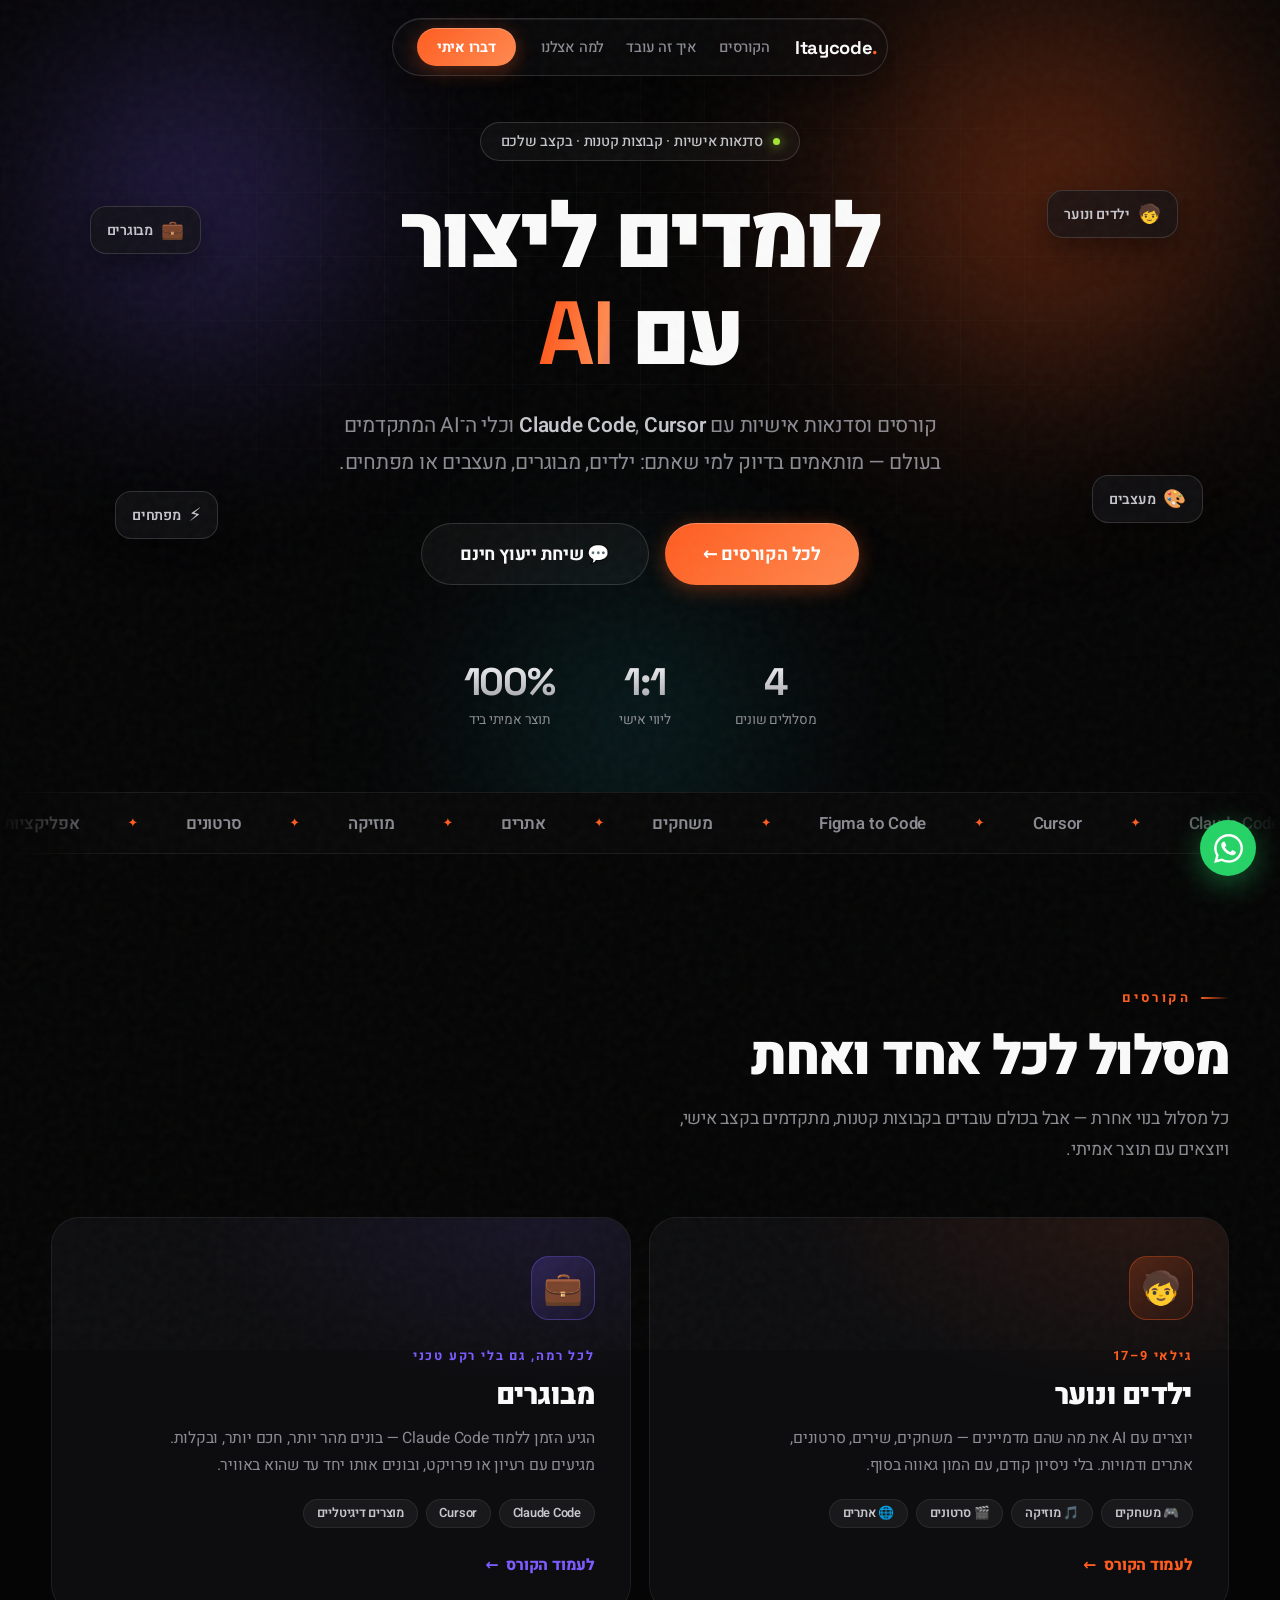
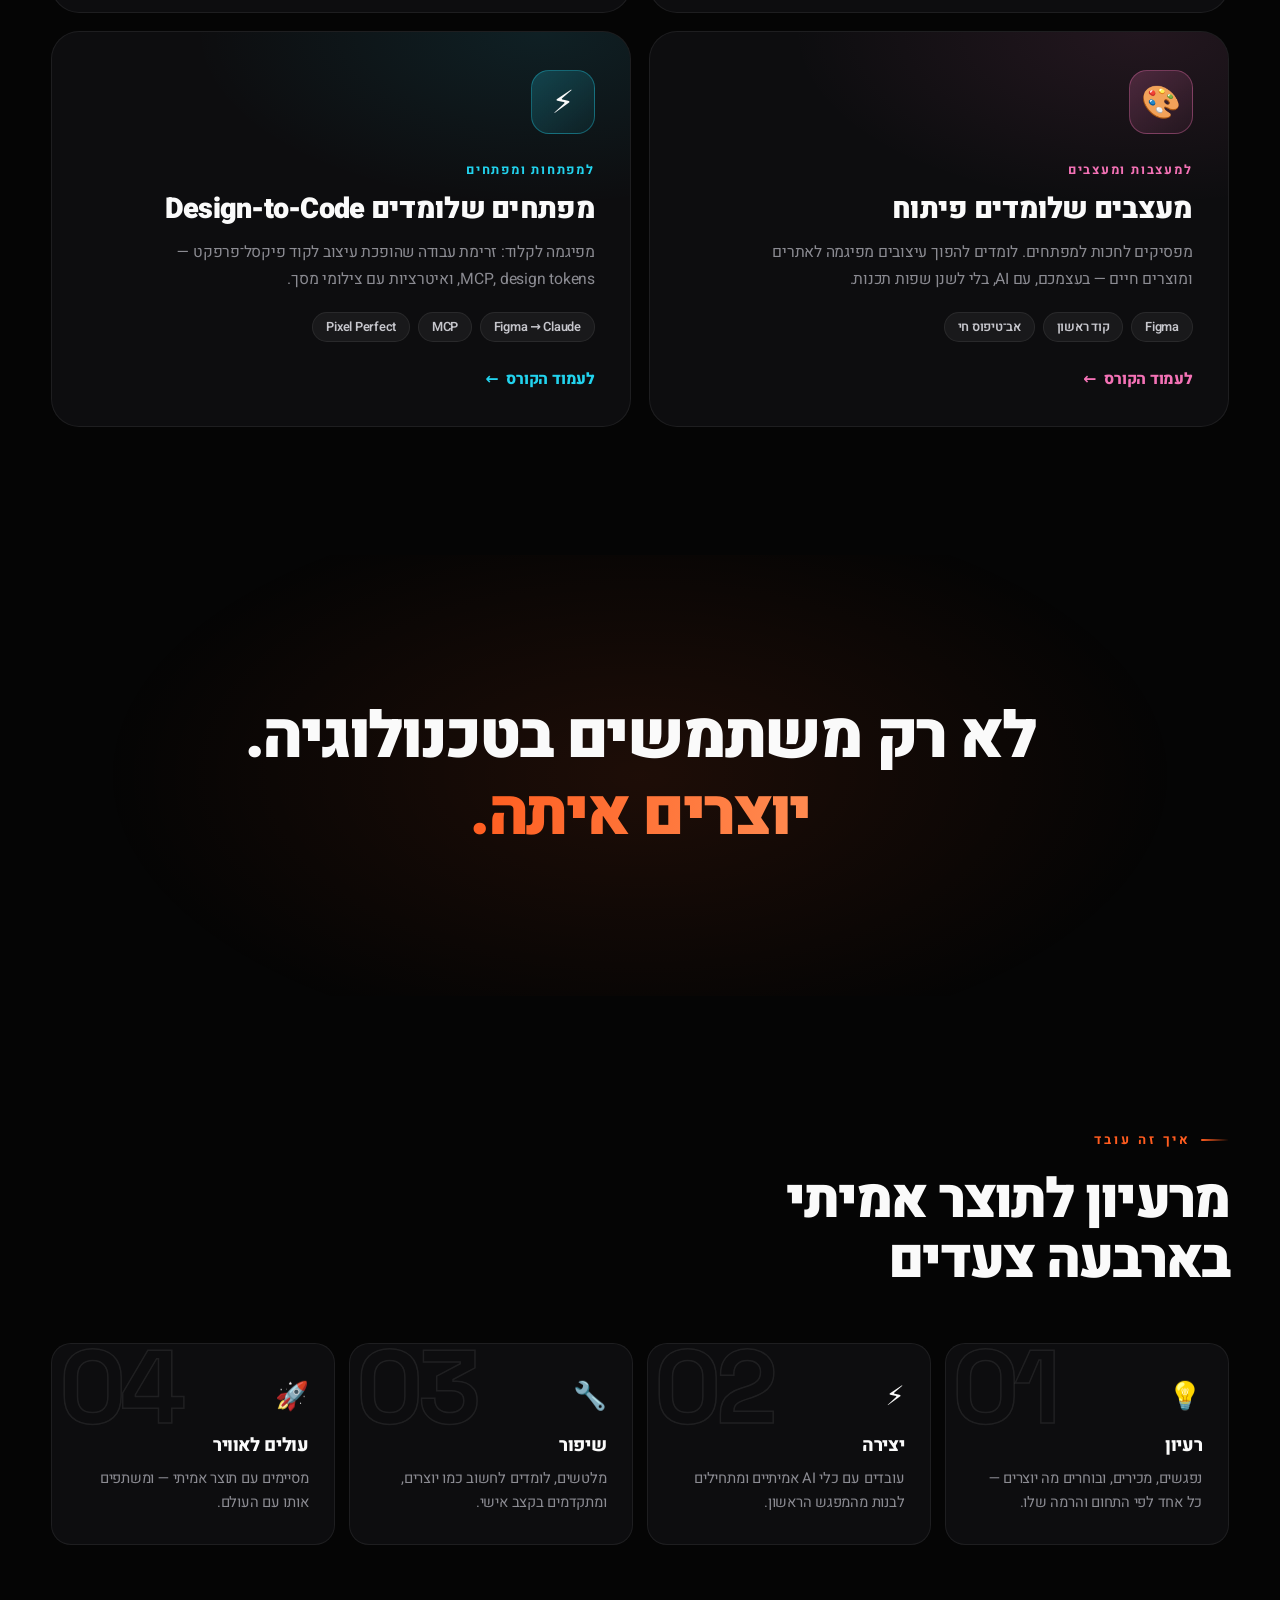
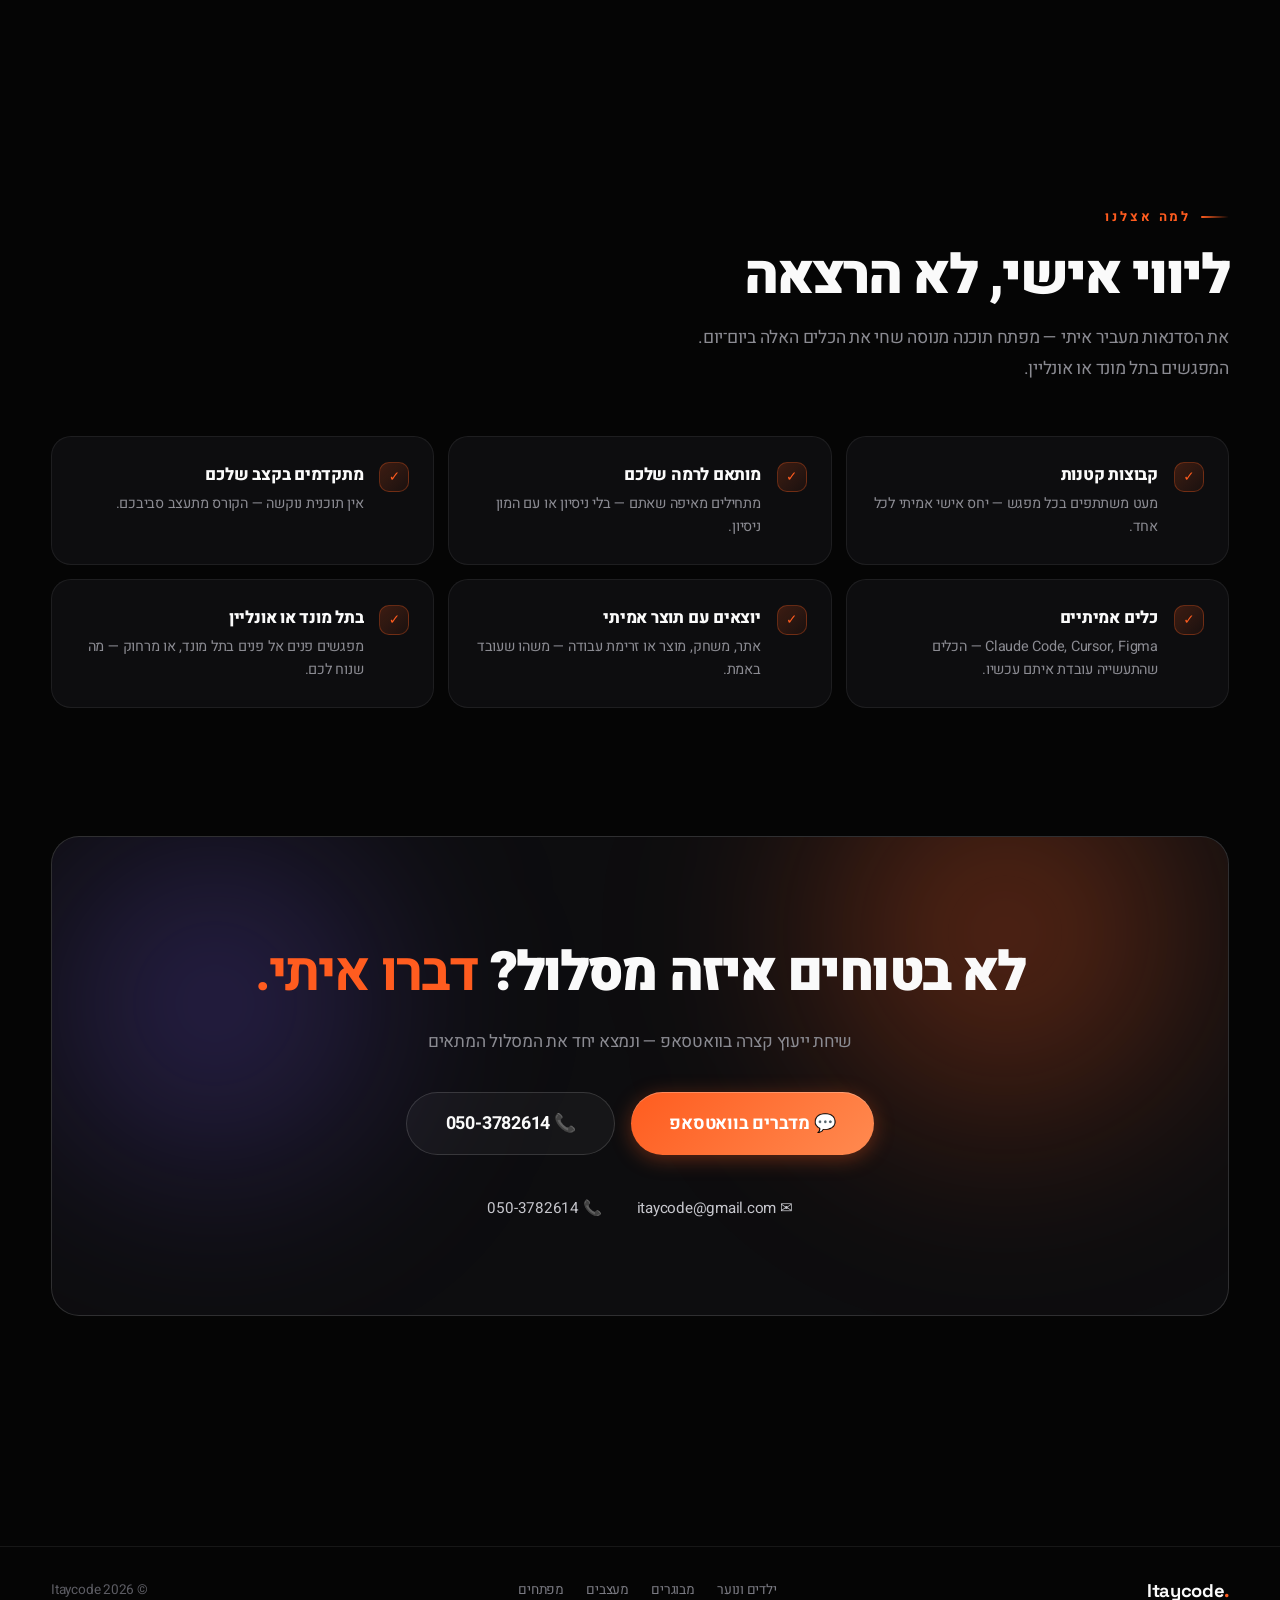
<file: index.html>
<!DOCTYPE html>
<html lang="he" dir="rtl">
<head>
<meta charset="UTF-8">
<meta name="viewport" content="width=device-width, initial-scale=1.0">
<title>Itaycode · לומדים ליצור עם AI</title>
<meta name="description" content="סדנאות וקורסים אישיים ליצירה עם AI — לילדים ונוער, למבוגרים, למעצבים שרוצים ללמוד פיתוח ולמפתחים שרוצים ללמוד Design-to-Code. קבוצות קטנות, ליווי אישי.">
<meta name="theme-color" content="#050505">
<meta property="og:type" content="website">
<meta property="og:title" content="Itaycode · לומדים ליצור עם AI">
<meta property="og:description" content="סדנאות אישיות ליצירה עם AI — לילדים, למבוגרים, למעצבים ולמפתחים. קבוצות קטנות, ליווי אישי, תוצר אמיתי.">
<meta property="og:locale" content="he_IL">
<meta name="twitter:card" content="summary">
<link rel="icon" href="data:image/svg+xml,%3Csvg xmlns='http://www.w3.org/2000/svg' viewBox='0 0 100 100'%3E%3Crect width='100' height='100' rx='22' fill='%23050505'/%3E%3Ctext x='50' y='72' font-size='62' text-anchor='middle' font-family='Arial' font-weight='900' fill='%23ff5c1f'%3EI.%3C/text%3E%3C/svg%3E">
<link rel="preconnect" href="https://fonts.googleapis.com">
<link rel="preconnect" href="https://fonts.gstatic.com" crossorigin>
<link href="https://fonts.googleapis.com/css2?family=Heebo:wght@300;400;500;600;700;800;900&family=Space+Grotesk:wght@500;700&display=swap" rel="stylesheet">
<link rel="stylesheet" href="assets/style.css">
</head>
<body>

<nav>
  <div class="nav-inner">
    <a class="logo" href="/">Itaycode<b>.</b></a>
    <div class="nav-links">
      <a href="#courses">הקורסים</a>
      <a href="#how">איך זה עובד</a>
      <a href="#why">למה אצלנו</a>
    </div>
    <a class="btn sm" href="#contact">דברו איתי</a>
  </div>
</nav>

<!-- ═══════════ HERO ═══════════ -->
<header class="hero short" id="top">
  <div class="mesh" aria-hidden="true"><i></i><i></i><i></i></div>
  <div class="hero-grid" aria-hidden="true"></div>

  <div class="chips" aria-hidden="true">
    <div class="chip" style="top:24%;inset-inline-start:8%;--tilt:3deg;animation-delay:.8s"><span>🧒</span> ילדים ונוער</div>
    <div class="chip" style="top:60%;inset-inline-start:6%;--tilt:-2deg;animation-delay:1.5s"><span>🎨</span> מעצבים</div>
    <div class="chip" style="top:26%;inset-inline-end:7%;--tilt:-3deg;animation-delay:1.1s"><span>💼</span> מבוגרים</div>
    <div class="chip" style="top:62%;inset-inline-end:9%;--tilt:2deg;animation-delay:1.9s"><span>⚡</span> מפתחים</div>
  </div>

  <div class="inner">
    <div class="pill"><span class="dot"></span> סדנאות אישיות · קבוצות קטנות · בקצב שלכם</div>
    <h1>לומדים ליצור<br>עם <span class="fx en">AI</span></h1>
    <p class="sub">קורסים וסדנאות אישיות עם <b>Claude Code</b>, <b>Cursor</b> וכלי ה־AI המתקדמים בעולם — מותאמים בדיוק למי שאתם: ילדים, מבוגרים, מעצבים או מפתחים.</p>
    <div class="hero-ctas">
      <a class="btn xl" href="#courses">לכל הקורסים ←</a>
      <a class="btn ghost xl" href="https://wa.me/972503782614?text=%D7%94%D7%99%D7%99%20%D7%90%D7%99%D7%AA%D7%99%2C%20%D7%90%D7%A9%D7%9E%D7%97%20%D7%9C%D7%A9%D7%9E%D7%95%D7%A2%20%D7%A2%D7%9C%20%D7%94%D7%A7%D7%95%D7%A8%D7%A1%D7%99%D7%9D" target="_blank" rel="noopener">💬 שיחת ייעוץ חינם</a>
    </div>
    <div class="stats">
      <div class="stat"><div class="num en">4</div><div class="lbl">מסלולים שונים</div></div>
      <div class="stat"><div class="num en">1:1</div><div class="lbl">ליווי אישי</div></div>
      <div class="stat"><div class="num en">100%</div><div class="lbl">תוצר אמיתי ביד</div></div>
    </div>
  </div>
</header>

<div class="marquee" aria-hidden="true">
  <div class="track">
    <span>Claude Code</span><span>Cursor</span><span>Figma to Code</span><span>משחקים</span><span>אתרים</span><span>מוזיקה</span><span>סרטונים</span><span>אפליקציות</span><span>עיצוב</span>
    <span>Claude Code</span><span>Cursor</span><span>Figma to Code</span><span>משחקים</span><span>אתרים</span><span>מוזיקה</span><span>סרטונים</span><span>אפליקציות</span><span>עיצוב</span>
  </div>
</div>

<!-- ═══════════ COURSES ═══════════ -->
<section id="courses">
  <div class="wrap">
    <div class="rv"><span class="eyebrow">הקורסים</span>
      <h2 class="title">מסלול לכל אחד ואחת</h2>
      <p class="lead">כל מסלול בנוי אחרת — אבל בכולם עובדים בקבוצות קטנות, מתקדמים בקצב אישי, ויוצאים עם תוצר אמיתי.</p>
    </div>
    <div class="courses">
      <a class="course rv" href="/kids" style="--cacc:#ff5c1f;--cacc-rgb:255,92,31">
        <div class="cglow"></div>
        <div class="cemoji">🧒</div>
        <div class="aud">גילאי 9–17</div>
        <h3>ילדים ונוער</h3>
        <p>יוצרים עם AI את מה שהם מדמיינים — משחקים, שירים, סרטונים, אתרים ודמויות. בלי ניסיון קודם, עם המון גאווה בסוף.</p>
        <div class="tags"><span>🎮 משחקים</span><span>🎵 מוזיקה</span><span>🎬 סרטונים</span><span>🌐 אתרים</span></div>
        <div class="go">לעמוד הקורס <i>←</i></div>
      </a>
      <a class="course rv d1" href="/adults" style="--cacc:#7c5cff;--cacc-rgb:124,92,255">
        <div class="cglow"></div>
        <div class="cemoji">💼</div>
        <div class="aud">לכל רמה, גם בלי רקע טכני</div>
        <h3>מבוגרים</h3>
        <p>הגיע הזמן ללמוד Claude Code — בונים מהר יותר, חכם יותר, ובקלות. מגיעים עם רעיון או פרויקט, ובונים אותו יחד עד שהוא באוויר.</p>
        <div class="tags"><span>Claude Code</span><span>Cursor</span><span>מוצרים דיגיטליים</span></div>
        <div class="go">לעמוד הקורס <i>←</i></div>
      </a>
      <a class="course rv d2" href="/designers" style="--cacc:#f472b6;--cacc-rgb:244,114,182">
        <div class="cglow"></div>
        <div class="cemoji">🎨</div>
        <div class="aud">למעצבות ומעצבים</div>
        <h3>מעצבים שלומדים פיתוח</h3>
        <p>מפסיקים לחכות למפתחים. לומדים להפוך עיצובים מפיגמה לאתרים ומוצרים חיים — בעצמכם, עם AI, בלי לשנן שפות תכנות.</p>
        <div class="tags"><span>Figma</span><span>קוד ראשון</span><span>אב־טיפוס חי</span></div>
        <div class="go">לעמוד הקורס <i>←</i></div>
      </a>
      <a class="course rv d3" href="/developers" style="--cacc:#22d3ee;--cacc-rgb:34,211,238">
        <div class="cglow"></div>
        <div class="cemoji">⚡</div>
        <div class="aud">למפתחות ומפתחים</div>
        <h3>מפתחים שלומדים Design-to-Code</h3>
        <p>מפיגמה לקלוד: זרימת עבודה שהופכת עיצוב לקוד פיקסל־פרפקט — MCP, design tokens, ואיטרציות עם צילומי מסך.</p>
        <div class="tags"><span>Figma → Claude</span><span>MCP</span><span>Pixel Perfect</span></div>
        <div class="go">לעמוד הקורס <i>←</i></div>
      </a>
    </div>
  </div>
</section>

<!-- ═══════════ STATEMENT ═══════════ -->
<div class="statement">
  <h2 class="rv">לא רק משתמשים בטכנולוגיה.<br><span class="shine">יוצרים איתה.</span></h2>
</div>

<!-- ═══════════ HOW ═══════════ -->
<section id="how">
  <div class="wrap">
    <div class="rv"><span class="eyebrow">איך זה עובד</span>
      <h2 class="title">מרעיון לתוצר אמיתי<br>בארבעה צעדים</h2>
    </div>
    <div class="steps">
      <div class="step rv"><div class="ic">💡</div><h3>רעיון</h3><p>נפגשים, מכירים, ובוחרים מה יוצרים — כל אחד לפי התחום והרמה שלו.</p></div>
      <div class="step rv d1"><div class="ic">⚡</div><h3>יצירה</h3><p>עובדים עם כלי AI אמיתיים ומתחילים לבנות מהמפגש הראשון.</p></div>
      <div class="step rv d2"><div class="ic">🔧</div><h3>שיפור</h3><p>מלטשים, לומדים לחשוב כמו יוצרים, ומתקדמים בקצב אישי.</p></div>
      <div class="step rv d3"><div class="ic">🚀</div><h3>עולים לאוויר</h3><p>מסיימים עם תוצר אמיתי — ומשתפים אותו עם העולם.</p></div>
    </div>
  </div>
</section>

<!-- ═══════════ WHY ═══════════ -->
<section id="why">
  <div class="wrap">
    <div class="rv"><span class="eyebrow">למה אצלנו</span>
      <h2 class="title">ליווי אישי, לא הרצאה</h2>
      <p class="lead">את הסדנאות מעביר איתי — מפתח תוכנה מנוסה שחי את הכלים האלה ביום־יום. המפגשים בתל מונד או אונליין.</p>
    </div>
    <div class="feats">
      <div class="feat rv"><div class="ck">✓</div><div><h3>קבוצות קטנות</h3><p>מעט משתתפים בכל מפגש — יחס אישי אמיתי לכל אחד.</p></div></div>
      <div class="feat rv d1"><div class="ck">✓</div><div><h3>מותאם לרמה שלכם</h3><p>מתחילים מאיפה שאתם — בלי ניסיון או עם המון ניסיון.</p></div></div>
      <div class="feat rv d2"><div class="ck">✓</div><div><h3>מתקדמים בקצב שלכם</h3><p>אין תוכנית נוקשה — הקורס מתעצב סביבכם.</p></div></div>
      <div class="feat rv d3"><div class="ck">✓</div><div><h3>כלים אמיתיים</h3><p>Claude Code, Cursor, Figma — הכלים שהתעשייה עובדת איתם עכשיו.</p></div></div>
      <div class="feat rv d4"><div class="ck">✓</div><div><h3>יוצאים עם תוצר אמיתי</h3><p>אתר, משחק, מוצר או זרימת עבודה — משהו שעובד באמת.</p></div></div>
      <div class="feat rv d5"><div class="ck">✓</div><div><h3>בתל מונד או אונליין</h3><p>מפגשים פנים אל פנים בתל מונד, או מרחוק — מה שנוח לכם.</p></div></div>
    </div>
  </div>
</section>

<!-- ═══════════ CTA ═══════════ -->
<section id="contact" style="padding-top:0">
  <div class="cta rv">
    <div class="mesh" aria-hidden="true"><i></i><i></i></div>
    <div class="inner">
      <h2>לא בטוחים איזה מסלול? <b>דברו איתי.</b></h2>
      <p>שיחת ייעוץ קצרה בוואטסאפ — ונמצא יחד את המסלול המתאים</p>
      <div class="cta-btns">
        <a class="btn xl" href="https://wa.me/972503782614?text=%D7%94%D7%99%D7%99%20%D7%90%D7%99%D7%AA%D7%99%2C%20%D7%90%D7%A9%D7%9E%D7%97%20%D7%9C%D7%A9%D7%9E%D7%95%D7%A2%20%D7%A2%D7%9C%20%D7%94%D7%A7%D7%95%D7%A8%D7%A1%D7%99%D7%9D" target="_blank" rel="noopener">💬 מדברים בוואטסאפ</a>
        <a class="btn ghost xl" href="tel:+972503782614">📞 050-3782614</a>
      </div>
      <div class="cta-meta">
        <a href="mailto:itaycode@gmail.com">✉️ itaycode@gmail.com</a>
        <a href="tel:+972503782614">📞 050-3782614</a>
      </div>
    </div>
  </div>
</section>

<footer>
  <a class="logo" href="/">Itaycode<b>.</b></a>
  <div class="flinks">
    <a href="/kids">ילדים ונוער</a>
    <a href="/adults">מבוגרים</a>
    <a href="/designers">מעצבים</a>
    <a href="/developers">מפתחים</a>
  </div>
  <div>© 2026 Itaycode</div>
</footer>

<a class="wa" href="https://wa.me/972503782614" target="_blank" rel="noopener" aria-label="WhatsApp">
  <svg viewBox="0 0 24 24" fill="currentColor"><path d="M17.472 14.382c-.297-.149-1.758-.867-2.03-.967-.273-.099-.471-.148-.67.15-.197.297-.767.966-.94 1.164-.173.199-.347.223-.644.075-.297-.15-1.255-.463-2.39-1.475-.883-.788-1.48-1.761-1.653-2.059-.173-.297-.018-.458.13-.606.134-.133.297-.347.446-.52.149-.174.198-.298.297-.497.1-.198.05-.371-.025-.52-.074-.149-.669-1.612-.916-2.207-.242-.579-.487-.5-.669-.51-.173-.008-.371-.01-.57-.01-.198 0-.52.074-.792.372-.272.297-1.04 1.016-1.04 2.479 0 1.462 1.065 2.875 1.213 3.074.149.198 2.096 3.2 5.077 4.487.709.306 1.262.489 1.694.625.712.227 1.36.195 1.871.118.571-.085 1.758-.719 2.006-1.413.248-.694.248-1.289.173-1.413-.074-.124-.272-.198-.57-.347m-5.421 7.403h-.004a9.87 9.87 0 01-5.031-1.378l-.361-.214-3.741.982.998-3.648-.235-.374a9.86 9.86 0 01-1.51-5.26c.001-5.45 4.436-9.884 9.888-9.884 2.64 0 5.122 1.03 6.988 2.898a9.825 9.825 0 012.893 6.994c-.003 5.45-4.437 9.884-9.885 9.884m8.413-18.297A11.815 11.815 0 0012.05 0C5.495 0 .16 5.335.157 11.892c0 2.096.547 4.142 1.588 5.945L.057 24l6.305-1.654a11.882 11.882 0 005.683 1.448h.005c6.554 0 11.89-5.335 11.893-11.893a11.821 11.821 0 00-3.48-8.413z"/></svg>
</a>

<script>
const io = new IntersectionObserver(es => es.forEach(e => {
  if (e.isIntersecting) { e.target.classList.add("in"); io.unobserve(e.target); }
}), { threshold: .1 });
document.querySelectorAll(".rv").forEach(el => io.observe(el));
</script>
</body>
</html>
</file>
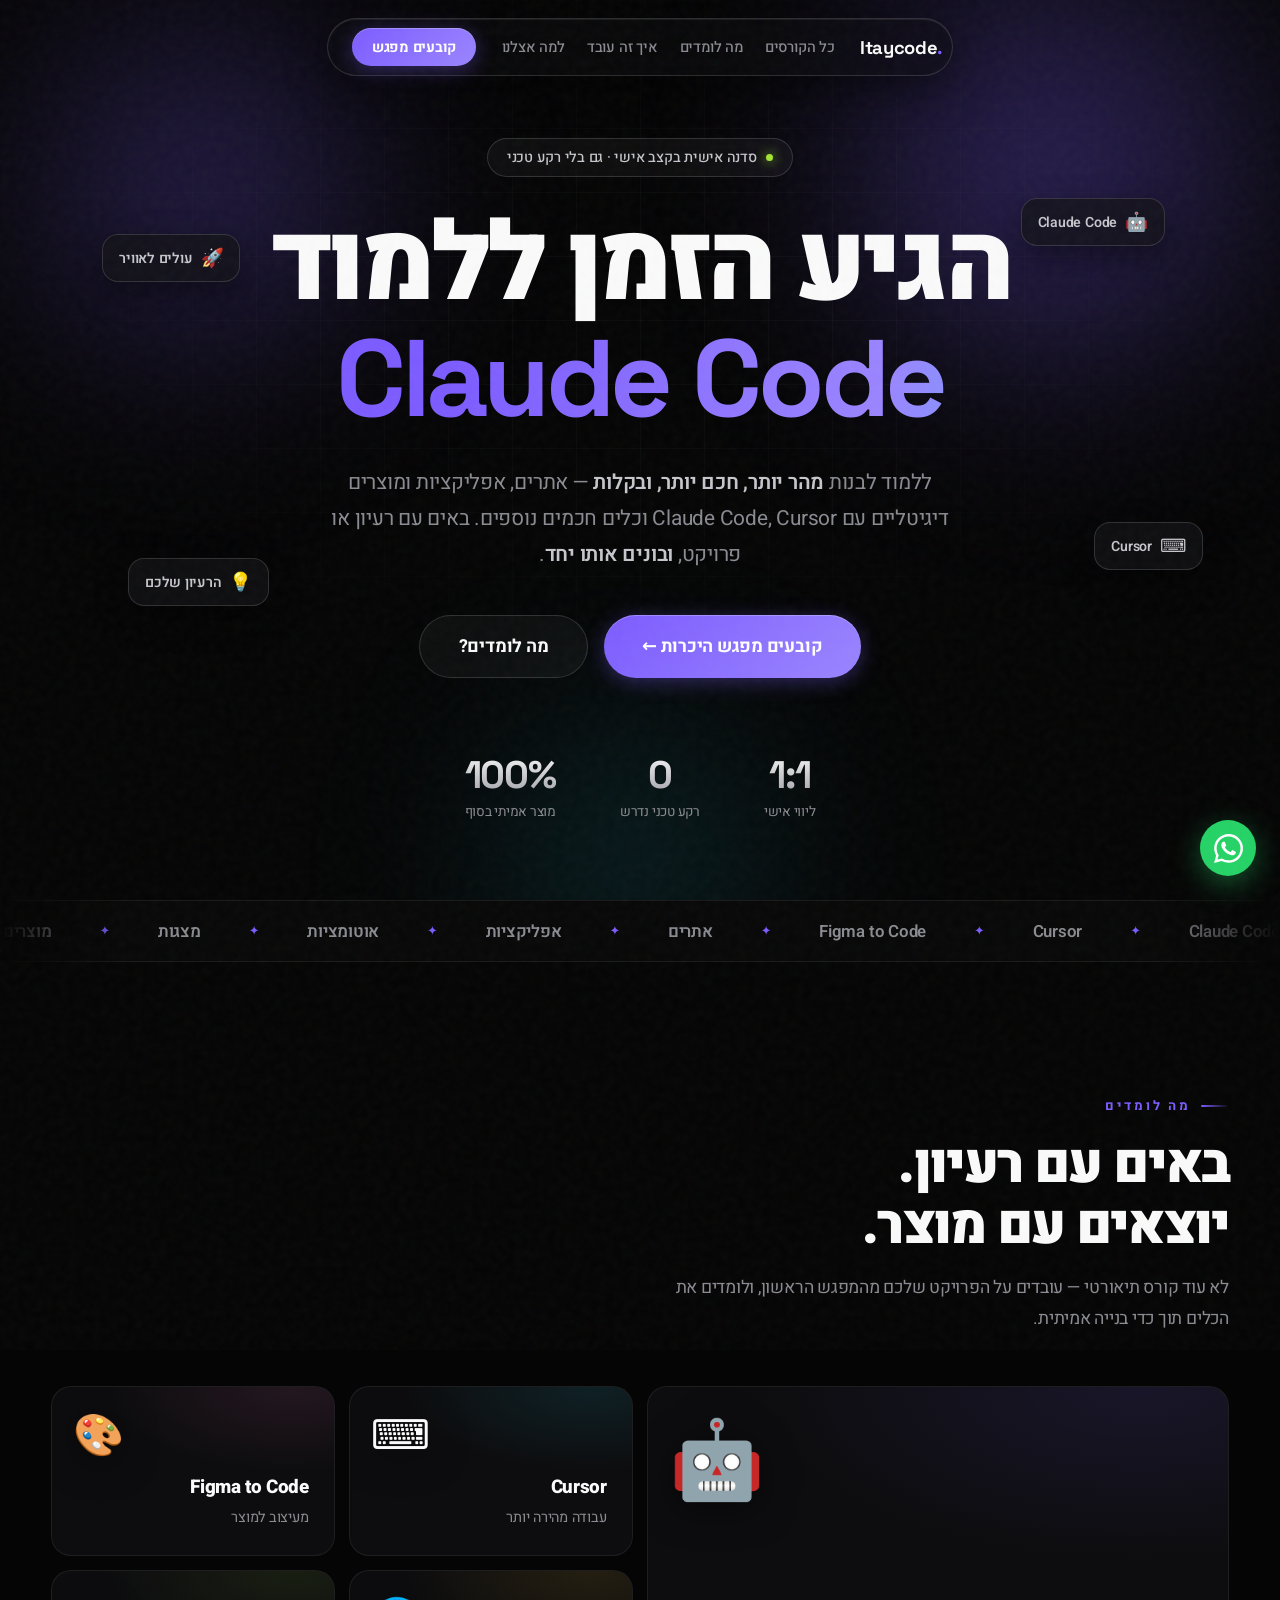
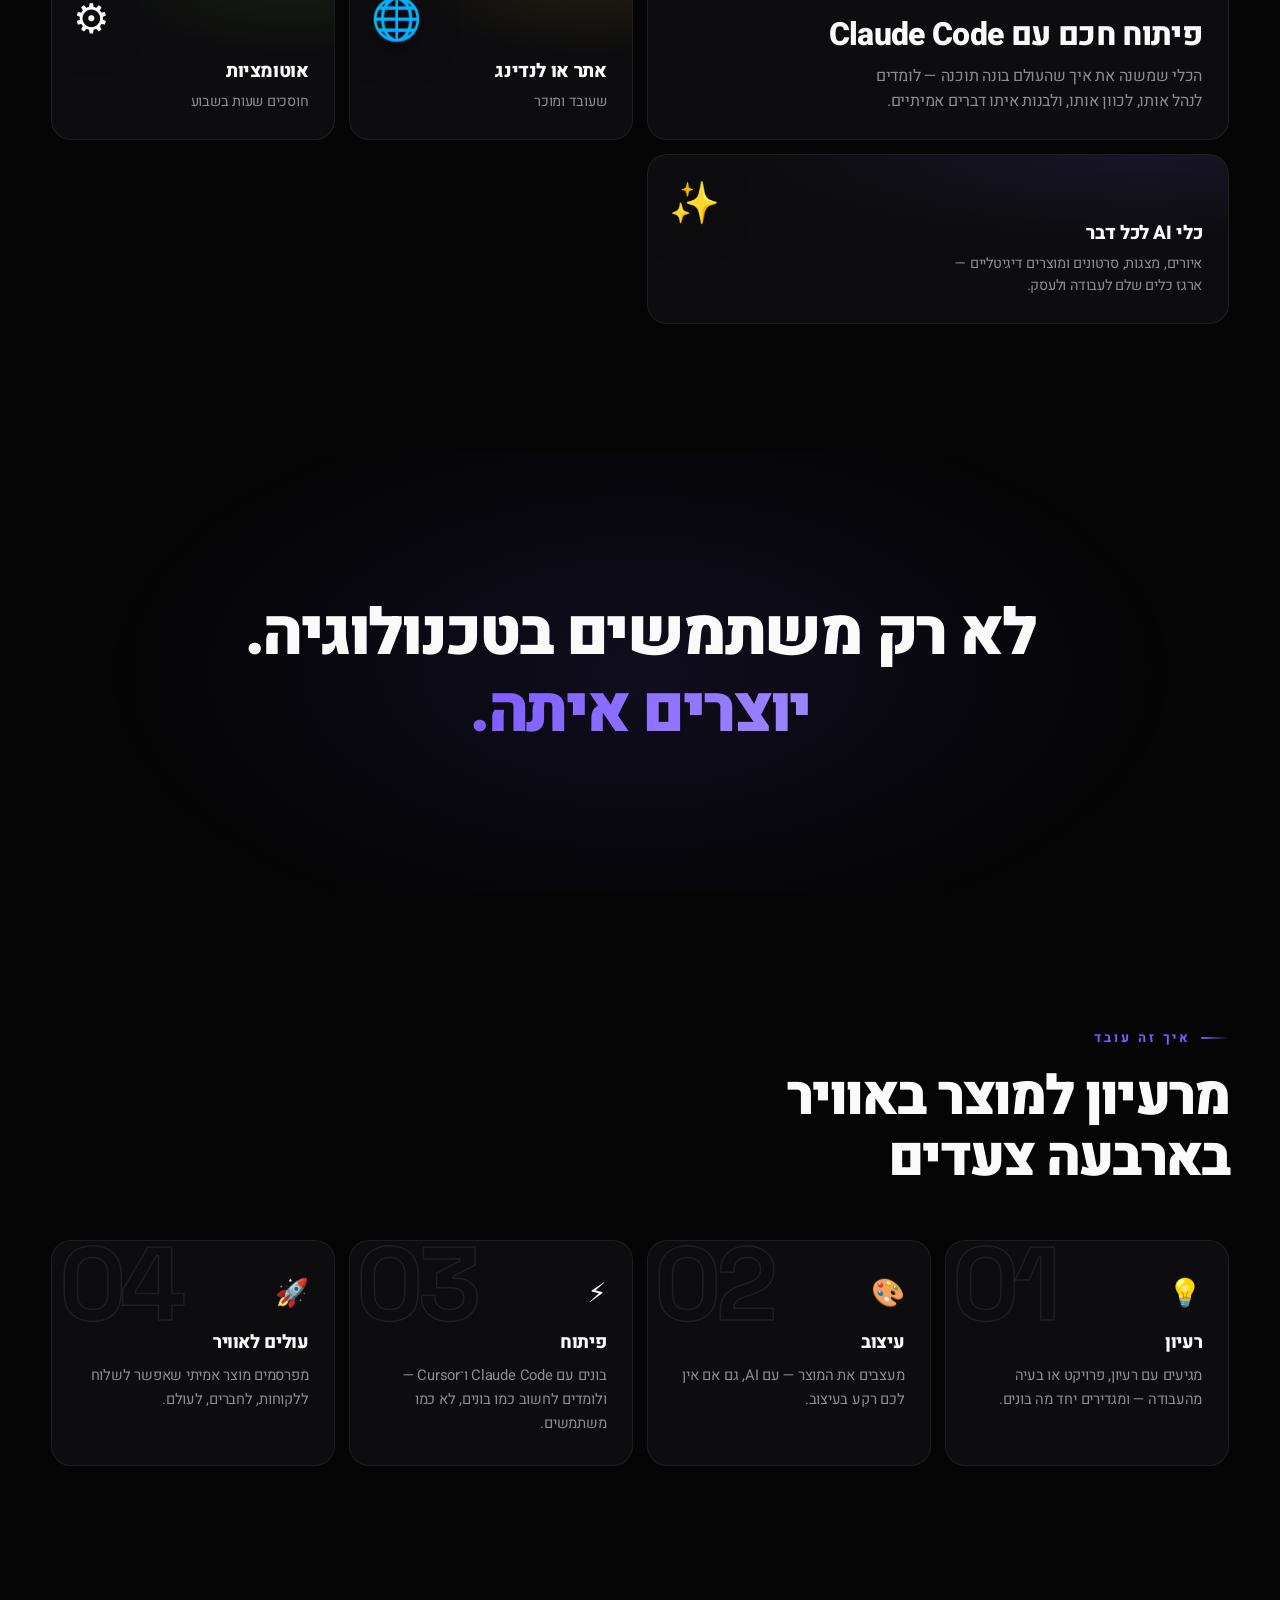
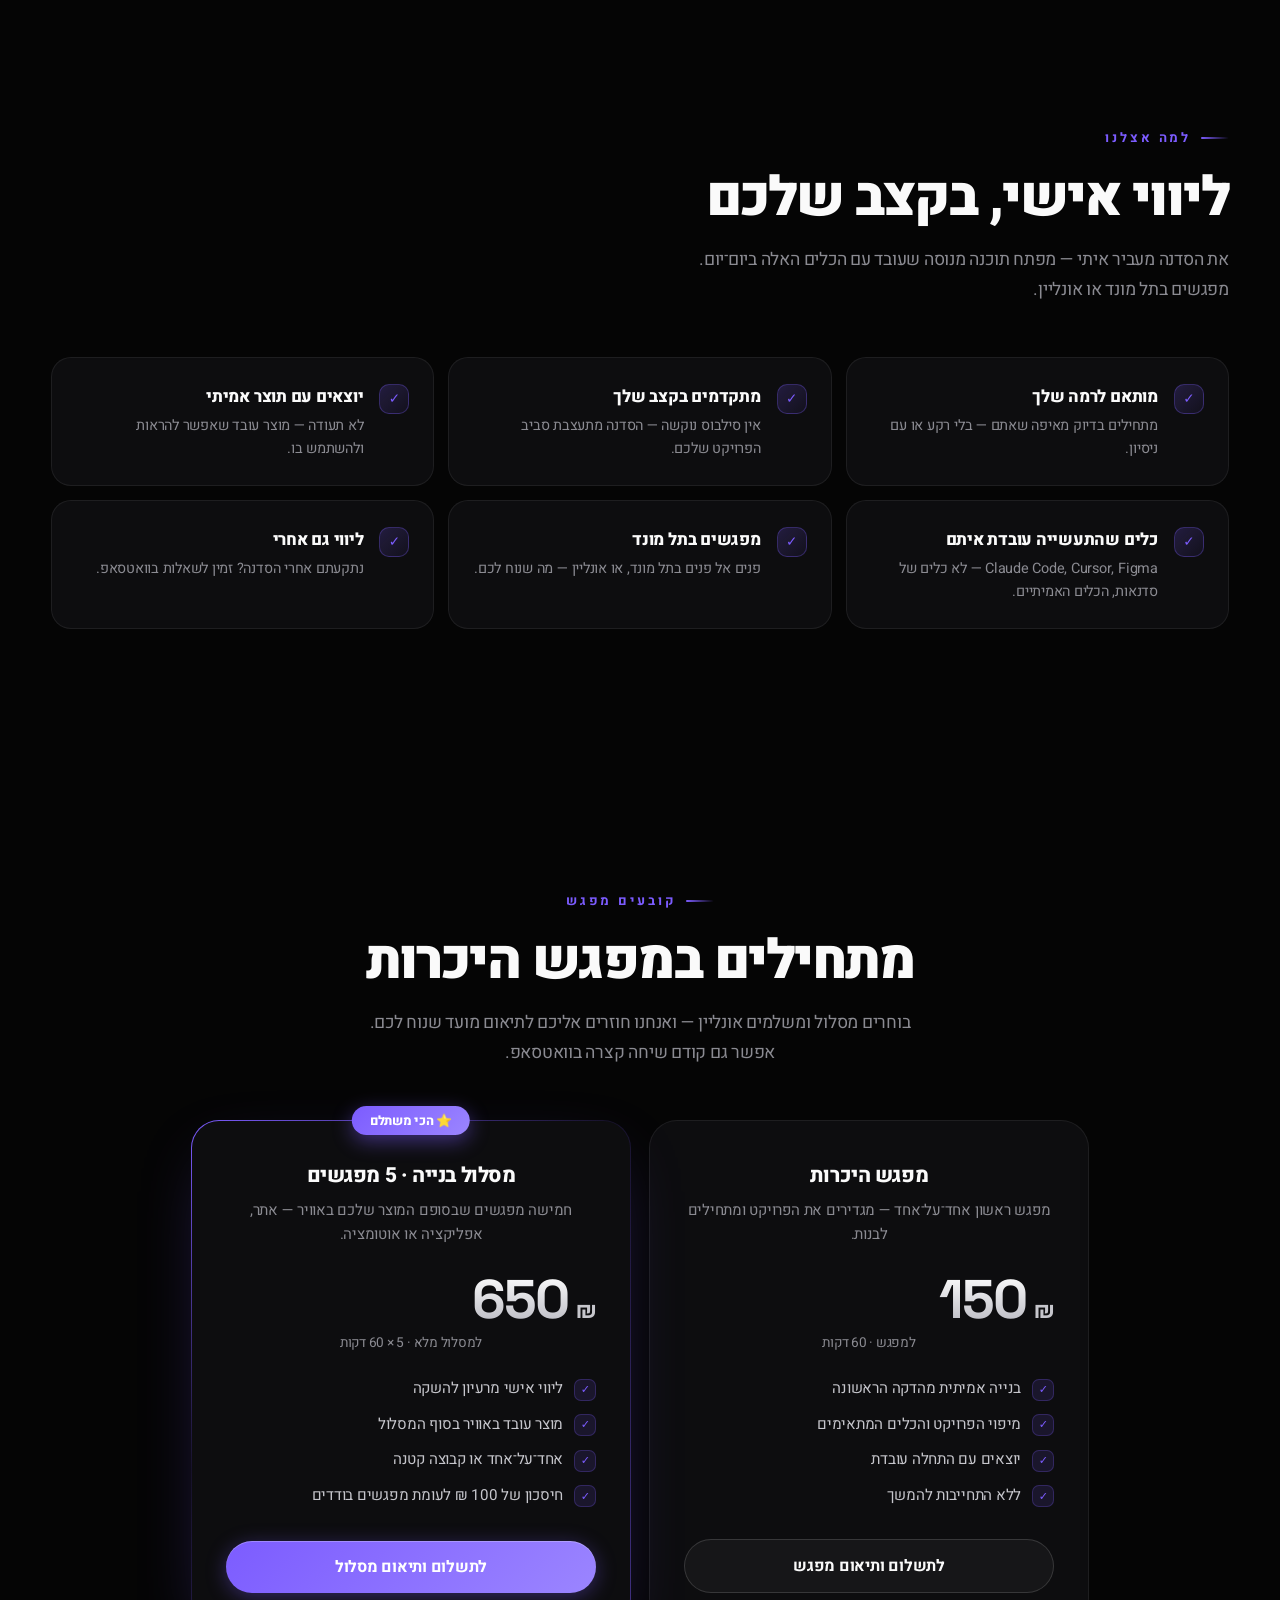
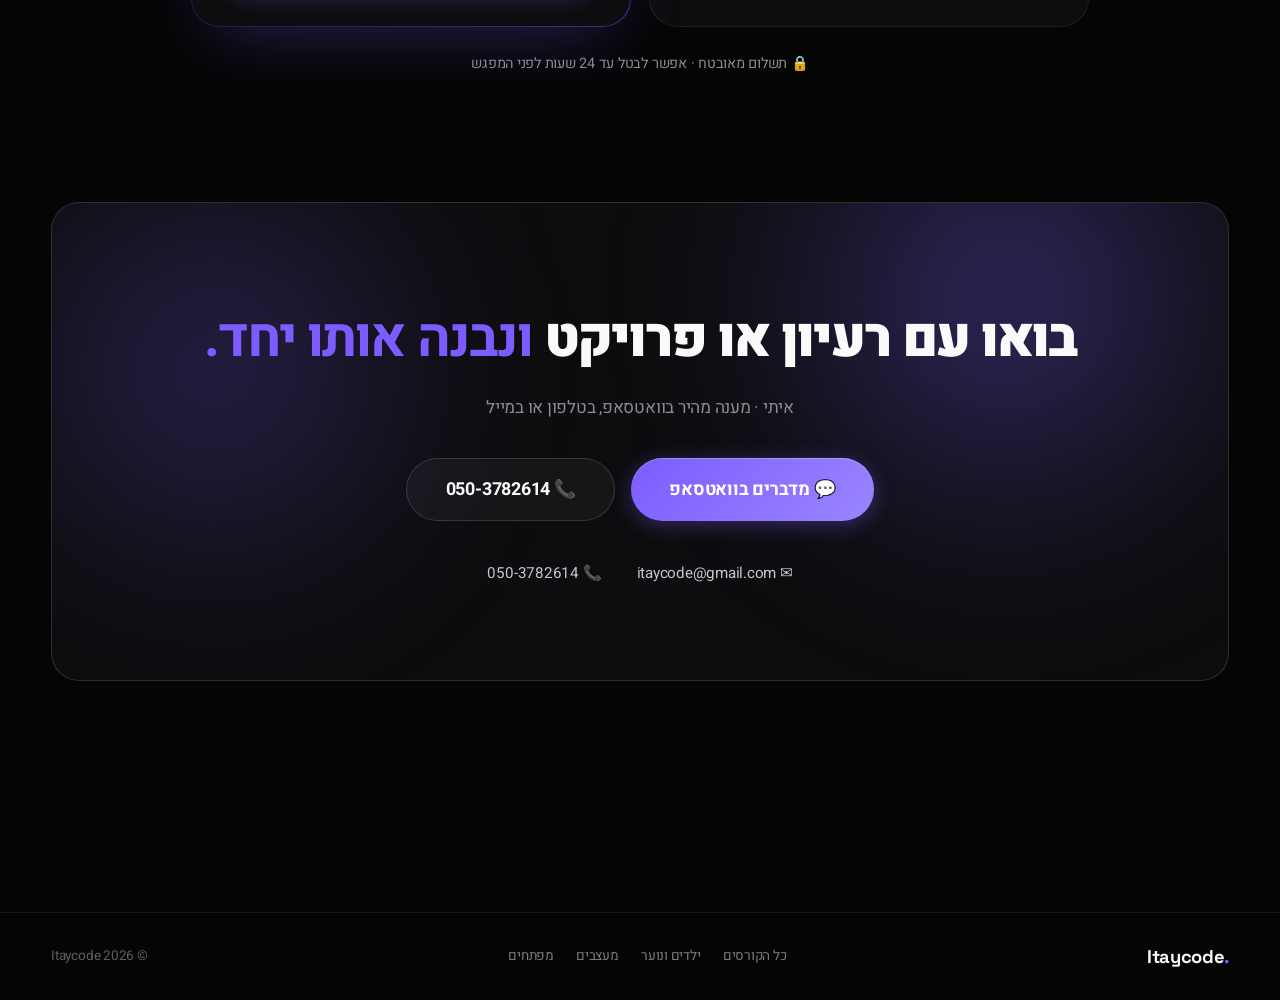
<file: adults/index.html>
<!DOCTYPE html>
<html lang="he" dir="rtl">
<head>
<meta charset="UTF-8">
<meta name="viewport" content="width=device-width, initial-scale=1.0">
<title>Itaycode · מבוגרים · הגיע הזמן ללמוד Claude Code</title>
<meta name="description" content="סדנה אישית למבוגרים: לומדים לבנות מוצרים אמיתיים עם Claude Code, Cursor וכלי AI — גם בלי רקע טכני. באים עם רעיון או פרויקט ובונים אותו יחד.">
<meta name="theme-color" content="#050505">
<meta property="og:type" content="website">
<meta property="og:title" content="Itaycode · הגיע הזמן ללמוד Claude Code">
<meta property="og:description" content="סדנה אישית בקצב אישי — ללמוד לבנות מהר יותר, חכם יותר, ובקלות. Claude Code, Cursor וכלים חכמים נוספים. בואו עם רעיון ונבנה אותו יחד.">
<meta property="og:locale" content="he_IL">
<meta name="twitter:card" content="summary">
<link rel="icon" href="data:image/svg+xml,%3Csvg xmlns='http://www.w3.org/2000/svg' viewBox='0 0 100 100'%3E%3Crect width='100' height='100' rx='22' fill='%23050505'/%3E%3Ctext x='50' y='72' font-size='62' text-anchor='middle' font-family='Arial' font-weight='900' fill='%237c5cff'%3EI.%3C/text%3E%3C/svg%3E">
<link rel="preconnect" href="https://fonts.googleapis.com">
<link rel="preconnect" href="https://fonts.gstatic.com" crossorigin>
<link href="https://fonts.googleapis.com/css2?family=Heebo:wght@300;400;500;600;700;800;900&family=Space+Grotesk:wght@500;700&display=swap" rel="stylesheet">
<link rel="stylesheet" href="../assets/style.css">
<style>
:root{
  --accent:#7c5cff;
  --accent-soft:#9b85ff;
  --acc-rgb:124,92,255;
  --fx-end:#22d3ee;
}
</style>
</head>
<body>

<nav>
  <div class="nav-inner">
    <a class="logo" href="/">Itaycode<b>.</b></a>
    <div class="nav-links">
      <a href="/">כל הקורסים</a>
      <a href="#learn">מה לומדים</a>
      <a href="#how">איך זה עובד</a>
      <a href="#why">למה אצלנו</a>
    </div>
    <a class="btn sm" href="#book">קובעים מפגש</a>
  </div>
</nav>

<!-- ═══════════ HERO ═══════════ -->
<header class="hero" id="top">
  <div class="mesh" aria-hidden="true"><i></i><i></i><i></i></div>
  <div class="hero-grid" aria-hidden="true"></div>

  <div class="chips" aria-hidden="true">
    <div class="chip" style="top:22%;inset-inline-start:9%;--tilt:3deg;animation-delay:.8s"><span>🤖</span> Claude Code</div>
    <div class="chip" style="top:58%;inset-inline-start:6%;--tilt:-2deg;animation-delay:1.5s"><span>⌨️</span> Cursor</div>
    <div class="chip" style="top:26%;inset-inline-end:8%;--tilt:-3deg;animation-delay:1.1s"><span>🚀</span> עולים לאוויר</div>
    <div class="chip" style="top:62%;inset-inline-end:10%;--tilt:2deg;animation-delay:1.9s"><span>💡</span> הרעיון שלכם</div>
  </div>

  <div class="inner">
    <div class="pill"><span class="dot"></span> סדנה אישית בקצב אישי · גם בלי רקע טכני</div>
    <h1>הגיע הזמן ללמוד<br><span class="fx en">Claude Code</span></h1>
    <p class="sub">ללמוד לבנות <b>מהר יותר, חכם יותר, ובקלות</b> — אתרים, אפליקציות ומוצרים דיגיטליים עם Claude Code, Cursor וכלים חכמים נוספים. באים עם רעיון או פרויקט, <b>ובונים אותו יחד</b>.</p>
    <div class="hero-ctas">
      <a class="btn xl" href="#book">קובעים מפגש היכרות ←</a>
      <a class="btn ghost xl" href="#learn">מה לומדים?</a>
    </div>
    <div class="stats">
      <div class="stat"><div class="num en">1:1</div><div class="lbl">ליווי אישי</div></div>
      <div class="stat"><div class="num en">0</div><div class="lbl">רקע טכני נדרש</div></div>
      <div class="stat"><div class="num en">100%</div><div class="lbl">מוצר אמיתי בסוף</div></div>
    </div>
  </div>
</header>

<div class="marquee" aria-hidden="true">
  <div class="track">
    <span>Claude Code</span><span>Cursor</span><span>Figma to Code</span><span>אתרים</span><span>אפליקציות</span><span>אוטומציות</span><span>מצגות</span><span>מוצרים דיגיטליים</span><span>איורים</span>
    <span>Claude Code</span><span>Cursor</span><span>Figma to Code</span><span>אתרים</span><span>אפליקציות</span><span>אוטומציות</span><span>מצגות</span><span>מוצרים דיגיטליים</span><span>איורים</span>
  </div>
</div>

<!-- ═══════════ LEARN ═══════════ -->
<section id="learn">
  <div class="wrap">
    <div class="rv"><span class="eyebrow">מה לומדים</span>
      <h2 class="title">באים עם רעיון.<br>יוצאים עם מוצר.</h2>
      <p class="lead">לא עוד קורס תיאורטי — עובדים על הפרויקט שלכם מהמפגש הראשון, ולומדים את הכלים תוך כדי בנייה אמיתית.</p>
    </div>
    <div class="bento">
      <div class="tile big rv" style="--tint:rgba(124,92,255,.22)">
        <div class="glow"></div><div class="emoji">🤖</div>
        <h3>פיתוח חכם עם Claude Code</h3>
        <p>הכלי שמשנה את איך שהעולם בונה תוכנה — לומדים לנהל אותו, לכוון אותו, ולבנות איתו דברים אמיתיים.</p>
      </div>
      <div class="tile rv d1" style="--tint:rgba(34,211,238,.2)">
        <div class="glow"></div><div class="emoji">⌨️</div>
        <h3>Cursor</h3><p>עבודה מהירה יותר</p>
      </div>
      <div class="tile rv d2" style="--tint:rgba(244,114,182,.2)">
        <div class="glow"></div><div class="emoji">🎨</div>
        <h3>Figma to Code</h3><p>מעיצוב למוצר</p>
      </div>
      <div class="tile rv d2" style="--tint:rgba(251,191,36,.2)">
        <div class="glow"></div><div class="emoji">🌐</div>
        <h3>אתר או לנדינג</h3><p>שעובד ומוכר</p>
      </div>
      <div class="tile rv d3" style="--tint:rgba(163,230,53,.16)">
        <div class="glow"></div><div class="emoji">⚙️</div>
        <h3>אוטומציות</h3><p>חוסכים שעות בשבוע</p>
      </div>
      <div class="tile wide rv d3" style="--tint:rgba(124,92,255,.2)">
        <div class="glow"></div><div class="emoji">✨</div>
        <h3>כלי AI לכל דבר</h3><p>איורים, מצגות, סרטונים ומוצרים דיגיטליים — ארגז כלים שלם לעבודה ולעסק.</p>
      </div>
    </div>
  </div>
</section>

<!-- ═══════════ STATEMENT ═══════════ -->
<div class="statement">
  <h2 class="rv">לא רק משתמשים בטכנולוגיה.<br><span class="shine">יוצרים איתה.</span></h2>
</div>

<!-- ═══════════ HOW ═══════════ -->
<section id="how">
  <div class="wrap">
    <div class="rv"><span class="eyebrow">איך זה עובד</span>
      <h2 class="title">מרעיון למוצר באוויר<br>בארבעה צעדים</h2>
    </div>
    <div class="steps">
      <div class="step rv"><div class="ic">💡</div><h3>רעיון</h3><p>מגיעים עם רעיון, פרויקט או בעיה מהעבודה — ומגדירים יחד מה בונים.</p></div>
      <div class="step rv d1"><div class="ic">🎨</div><h3>עיצוב</h3><p>מעצבים את המוצר — עם AI, גם אם אין לכם רקע בעיצוב.</p></div>
      <div class="step rv d2"><div class="ic">⚡</div><h3>פיתוח</h3><p>בונים עם Claude Code ו־Cursor — ולומדים לחשוב כמו בונים, לא כמו משתמשים.</p></div>
      <div class="step rv d3"><div class="ic">🚀</div><h3>עולים לאוויר</h3><p>מפרסמים מוצר אמיתי שאפשר לשלוח ללקוחות, לחברים, לעולם.</p></div>
    </div>
  </div>
</section>

<!-- ═══════════ WHY ═══════════ -->
<section id="why">
  <div class="wrap">
    <div class="rv"><span class="eyebrow">למה אצלנו</span>
      <h2 class="title">ליווי אישי, בקצב שלכם</h2>
      <p class="lead">את הסדנה מעביר איתי — מפתח תוכנה מנוסה שעובד עם הכלים האלה ביום־יום. מפגשים בתל מונד או אונליין.</p>
    </div>
    <div class="feats">
      <div class="feat rv"><div class="ck">✓</div><div><h3>מותאם לרמה שלך</h3><p>מתחילים בדיוק מאיפה שאתם — בלי רקע או עם ניסיון.</p></div></div>
      <div class="feat rv d1"><div class="ck">✓</div><div><h3>מתקדמים בקצב שלך</h3><p>אין סילבוס נוקשה — הסדנה מתעצבת סביב הפרויקט שלכם.</p></div></div>
      <div class="feat rv d2"><div class="ck">✓</div><div><h3>יוצאים עם תוצר אמיתי</h3><p>לא תעודה — מוצר עובד שאפשר להראות ולהשתמש בו.</p></div></div>
      <div class="feat rv d3"><div class="ck">✓</div><div><h3>כלים שהתעשייה עובדת איתם</h3><p>Claude Code, Cursor, Figma — לא כלים של סדנאות, הכלים האמיתיים.</p></div></div>
      <div class="feat rv d4"><div class="ck">✓</div><div><h3>מפגשים בתל מונד</h3><p>פנים אל פנים בתל מונד, או אונליין — מה שנוח לכם.</p></div></div>
      <div class="feat rv d5"><div class="ck">✓</div><div><h3>ליווי גם אחרי</h3><p>נתקעתם אחרי הסדנה? זמין לשאלות בוואטסאפ.</p></div></div>
    </div>
  </div>
</section>

<!-- ═══════════ PRICING ═══════════ -->
<section id="book">
  <div class="wrap" style="text-align:center">
    <div class="rv"><span class="eyebrow" style="justify-content:center">קובעים מפגש</span>
      <h2 class="title">מתחילים במפגש היכרות</h2>
      <p class="lead" style="margin-inline:auto">בוחרים מסלול ומשלמים אונליין — ואנחנו חוזרים אליכם לתיאום מועד שנוח לכם. אפשר גם קודם שיחה קצרה בוואטסאפ.</p>
    </div>
    <div class="plans">
      <div class="plan rv d1">
        <h3>מפגש היכרות</h3>
        <p class="pd">מפגש ראשון אחד־על־אחד — מגדירים את הפרויקט ומתחילים לבנות.</p>
        <div class="amount"><span class="n">150</span><span class="c">₪</span></div>
        <div class="per">למפגש · 60 דקות</div>
        <ul>
          <li>בנייה אמיתית מהדקה הראשונה</li>
          <li>מיפוי הפרויקט והכלים המתאימים</li>
          <li>יוצאים עם התחלה עובדת</li>
          <li>ללא התחייבות להמשך</li>
        </ul>
        <a class="btn ghost" href="https://wa.me/972503782614?text=%D7%94%D7%99%D7%99%20%D7%90%D7%99%D7%AA%D7%99%2C%20%D7%90%D7%A9%D7%9E%D7%97%20%D7%9C%D7%A7%D7%91%D7%95%D7%A2%20%D7%9E%D7%A4%D7%92%D7%A9%20%D7%94%D7%99%D7%9B%D7%A8%D7%95%D7%AA%20%D7%9C%D7%A1%D7%93%D7%A0%D7%AA%20%D7%94%D7%9E%D7%91%D7%95%D7%92%D7%A8%D7%99%D7%9D" target="_blank" rel="noopener" data-pay="intro">לתשלום ותיאום מפגש</a>
      </div>
      <div class="plan hot rv d2">
        <div class="flag">⭐ הכי משתלם</div>
        <h3>מסלול בנייה · 5 מפגשים</h3>
        <p class="pd">חמישה מפגשים שבסופם המוצר שלכם באוויר — אתר, אפליקציה או אוטומציה.</p>
        <div class="amount"><span class="n">650</span><span class="c">₪</span></div>
        <div class="per">למסלול מלא · 5 × 60 דקות</div>
        <ul>
          <li>ליווי אישי מרעיון להשקה</li>
          <li>מוצר עובד באוויר בסוף המסלול</li>
          <li>אחד־על־אחד או קבוצה קטנה</li>
          <li>חיסכון של 100 ₪ לעומת מפגשים בודדים</li>
        </ul>
        <a class="btn" href="https://wa.me/972503782614?text=%D7%94%D7%99%D7%99%20%D7%90%D7%99%D7%AA%D7%99%2C%20%D7%90%D7%A9%D7%9E%D7%97%20%D7%9C%D7%94%D7%99%D7%A8%D7%A9%D7%9D%20%D7%9C%D7%9E%D7%A1%D7%9C%D7%95%D7%9C%205%20%D7%94%D7%9E%D7%A4%D7%92%D7%A9%D7%99%D7%9D%20%D7%9C%D7%9E%D7%91%D7%95%D7%92%D7%A8%D7%99%D7%9D" target="_blank" rel="noopener" data-pay="course">לתשלום ותיאום מסלול</a>
      </div>
    </div>
    <p class="plans-note">🔒 תשלום מאובטח · אפשר לבטל עד 24 שעות לפני המפגש</p>
  </div>
</section>

<!-- ═══════════ CTA ═══════════ -->
<section style="padding-top:0">
  <div class="cta rv">
    <div class="mesh" aria-hidden="true"><i></i><i></i></div>
    <div class="inner">
      <h2>בואו עם רעיון או פרויקט <b>ונבנה אותו יחד.</b></h2>
      <p>איתי · מענה מהיר בוואטסאפ, בטלפון או במייל</p>
      <div class="cta-btns">
        <a class="btn xl" href="https://wa.me/972503782614?text=%D7%94%D7%99%D7%99%20%D7%90%D7%99%D7%AA%D7%99%2C%20%D7%90%D7%A9%D7%9E%D7%97%20%D7%9C%D7%A9%D7%9E%D7%95%D7%A2%20%D7%A2%D7%9C%20%D7%A1%D7%93%D7%A0%D7%AA%20%D7%94%D7%9E%D7%91%D7%95%D7%92%D7%A8%D7%99%D7%9D" target="_blank" rel="noopener">💬 מדברים בוואטסאפ</a>
        <a class="btn ghost xl" href="tel:+972503782614">📞 050-3782614</a>
      </div>
      <div class="cta-meta">
        <a href="mailto:itaycode@gmail.com">✉️ itaycode@gmail.com</a>
        <a href="tel:+972503782614">📞 050-3782614</a>
      </div>
    </div>
  </div>
</section>

<footer>
  <a class="logo" href="/">Itaycode<b>.</b></a>
  <div class="flinks">
    <a href="/">כל הקורסים</a>
    <a href="/kids">ילדים ונוער</a>
    <a href="/designers">מעצבים</a>
    <a href="/developers">מפתחים</a>
  </div>
  <div>© 2026 Itaycode</div>
</footer>

<a class="wa" href="https://wa.me/972503782614" target="_blank" rel="noopener" aria-label="WhatsApp">
  <svg viewBox="0 0 24 24" fill="currentColor"><path d="M17.472 14.382c-.297-.149-1.758-.867-2.03-.967-.273-.099-.471-.148-.67.15-.197.297-.767.966-.94 1.164-.173.199-.347.223-.644.075-.297-.15-1.255-.463-2.39-1.475-.883-.788-1.48-1.761-1.653-2.059-.173-.297-.018-.458.13-.606.134-.133.297-.347.446-.52.149-.174.198-.298.297-.497.1-.198.05-.371-.025-.52-.074-.149-.669-1.612-.916-2.207-.242-.579-.487-.5-.669-.51-.173-.008-.371-.01-.57-.01-.198 0-.52.074-.792.372-.272.297-1.04 1.016-1.04 2.479 0 1.462 1.065 2.875 1.213 3.074.149.198 2.096 3.2 5.077 4.487.709.306 1.262.489 1.694.625.712.227 1.36.195 1.871.118.571-.085 1.758-.719 2.006-1.413.248-.694.248-1.289.173-1.413-.074-.124-.272-.198-.57-.347m-5.421 7.403h-.004a9.87 9.87 0 01-5.031-1.378l-.361-.214-3.741.982.998-3.648-.235-.374a9.86 9.86 0 01-1.51-5.26c.001-5.45 4.436-9.884 9.888-9.884 2.64 0 5.122 1.03 6.988 2.898a9.825 9.825 0 012.893 6.994c-.003 5.45-4.437 9.884-9.885 9.884m8.413-18.297A11.815 11.815 0 0012.05 0C5.495 0 .16 5.335.157 11.892c0 2.096.547 4.142 1.588 5.945L.057 24l6.305-1.654a11.882 11.882 0 005.683 1.448h.005c6.554 0 11.89-5.335 11.893-11.893a11.821 11.821 0 00-3.48-8.413z"/></svg>
</a>

<script>
const PAYMENT_LINKS = { intro: "", course: "" };
document.querySelectorAll("[data-pay]").forEach(a => {
  const url = PAYMENT_LINKS[a.dataset.pay];
  if (url) a.href = url;
});
const io = new IntersectionObserver(es => es.forEach(e => {
  if (e.isIntersecting) { e.target.classList.add("in"); io.unobserve(e.target); }
}), { threshold: .1 });
document.querySelectorAll(".rv").forEach(el => io.observe(el));
</script>
</body>
</html>
</file>
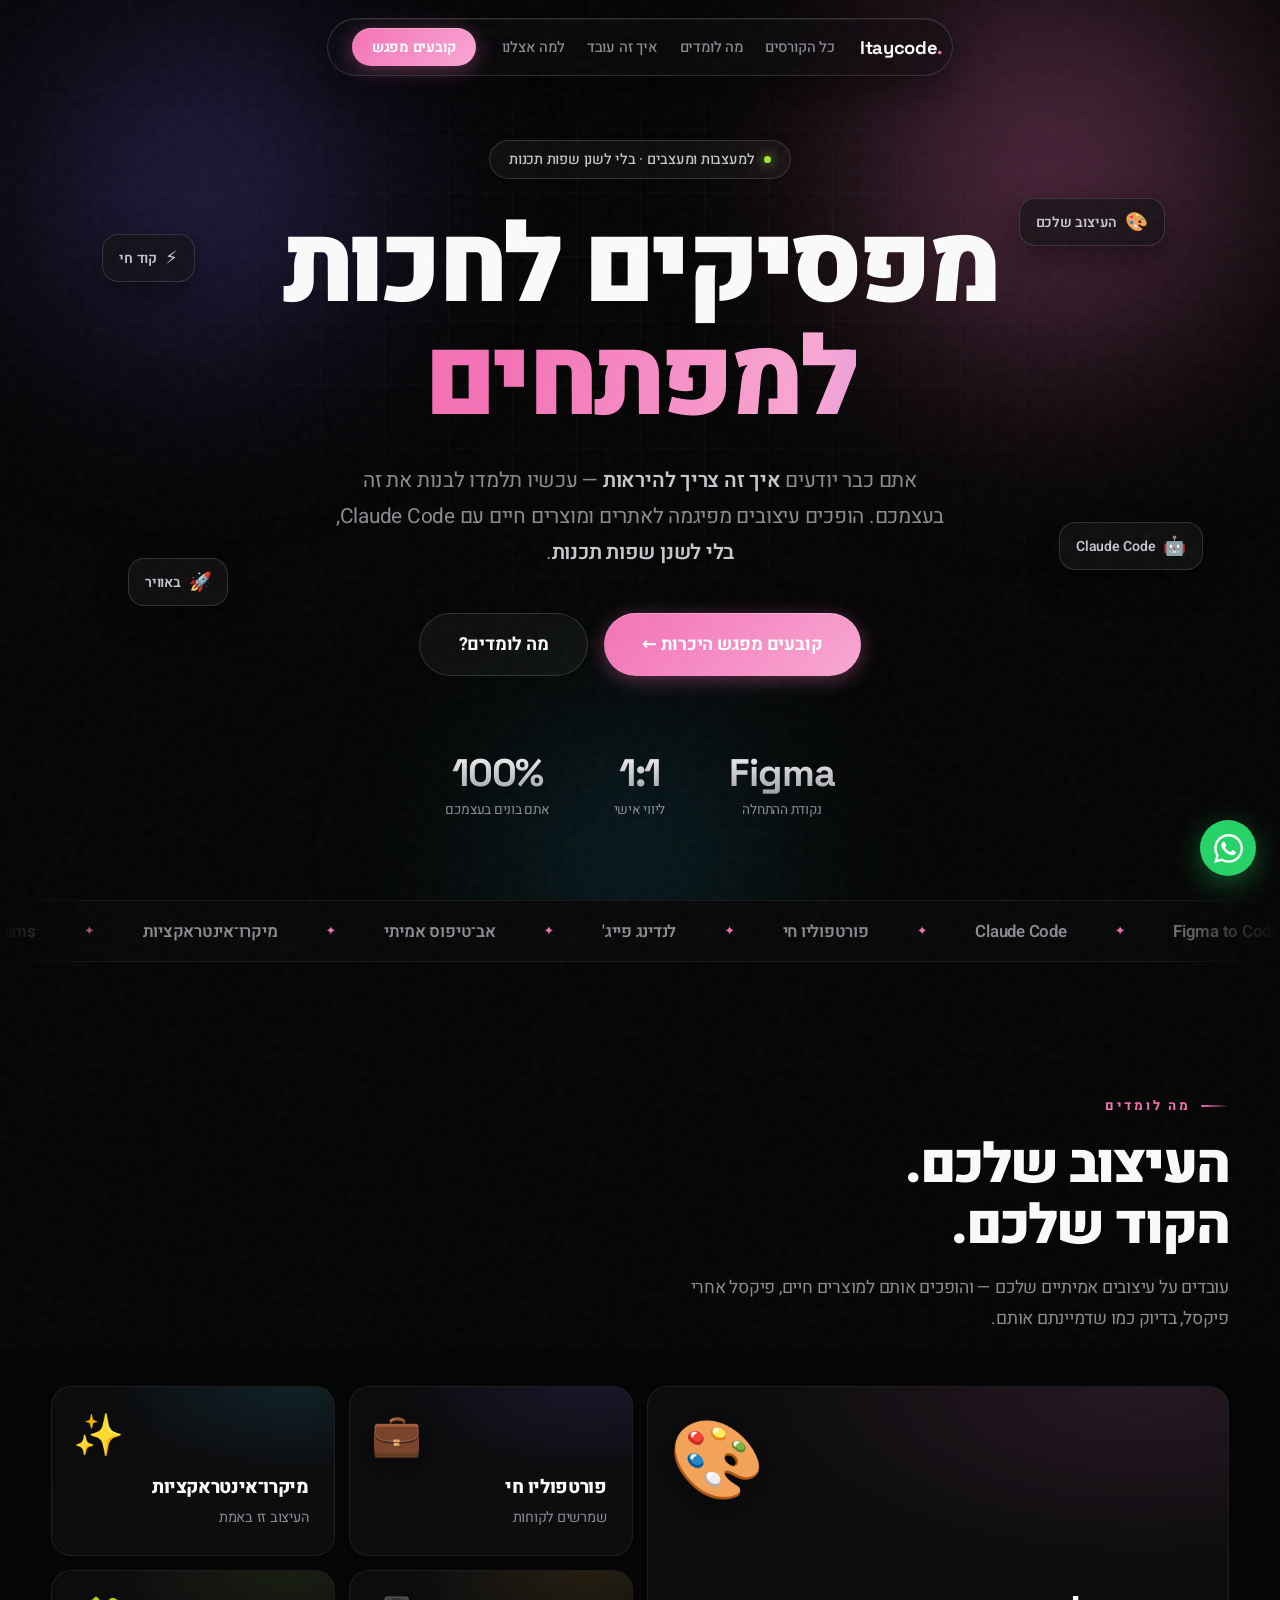
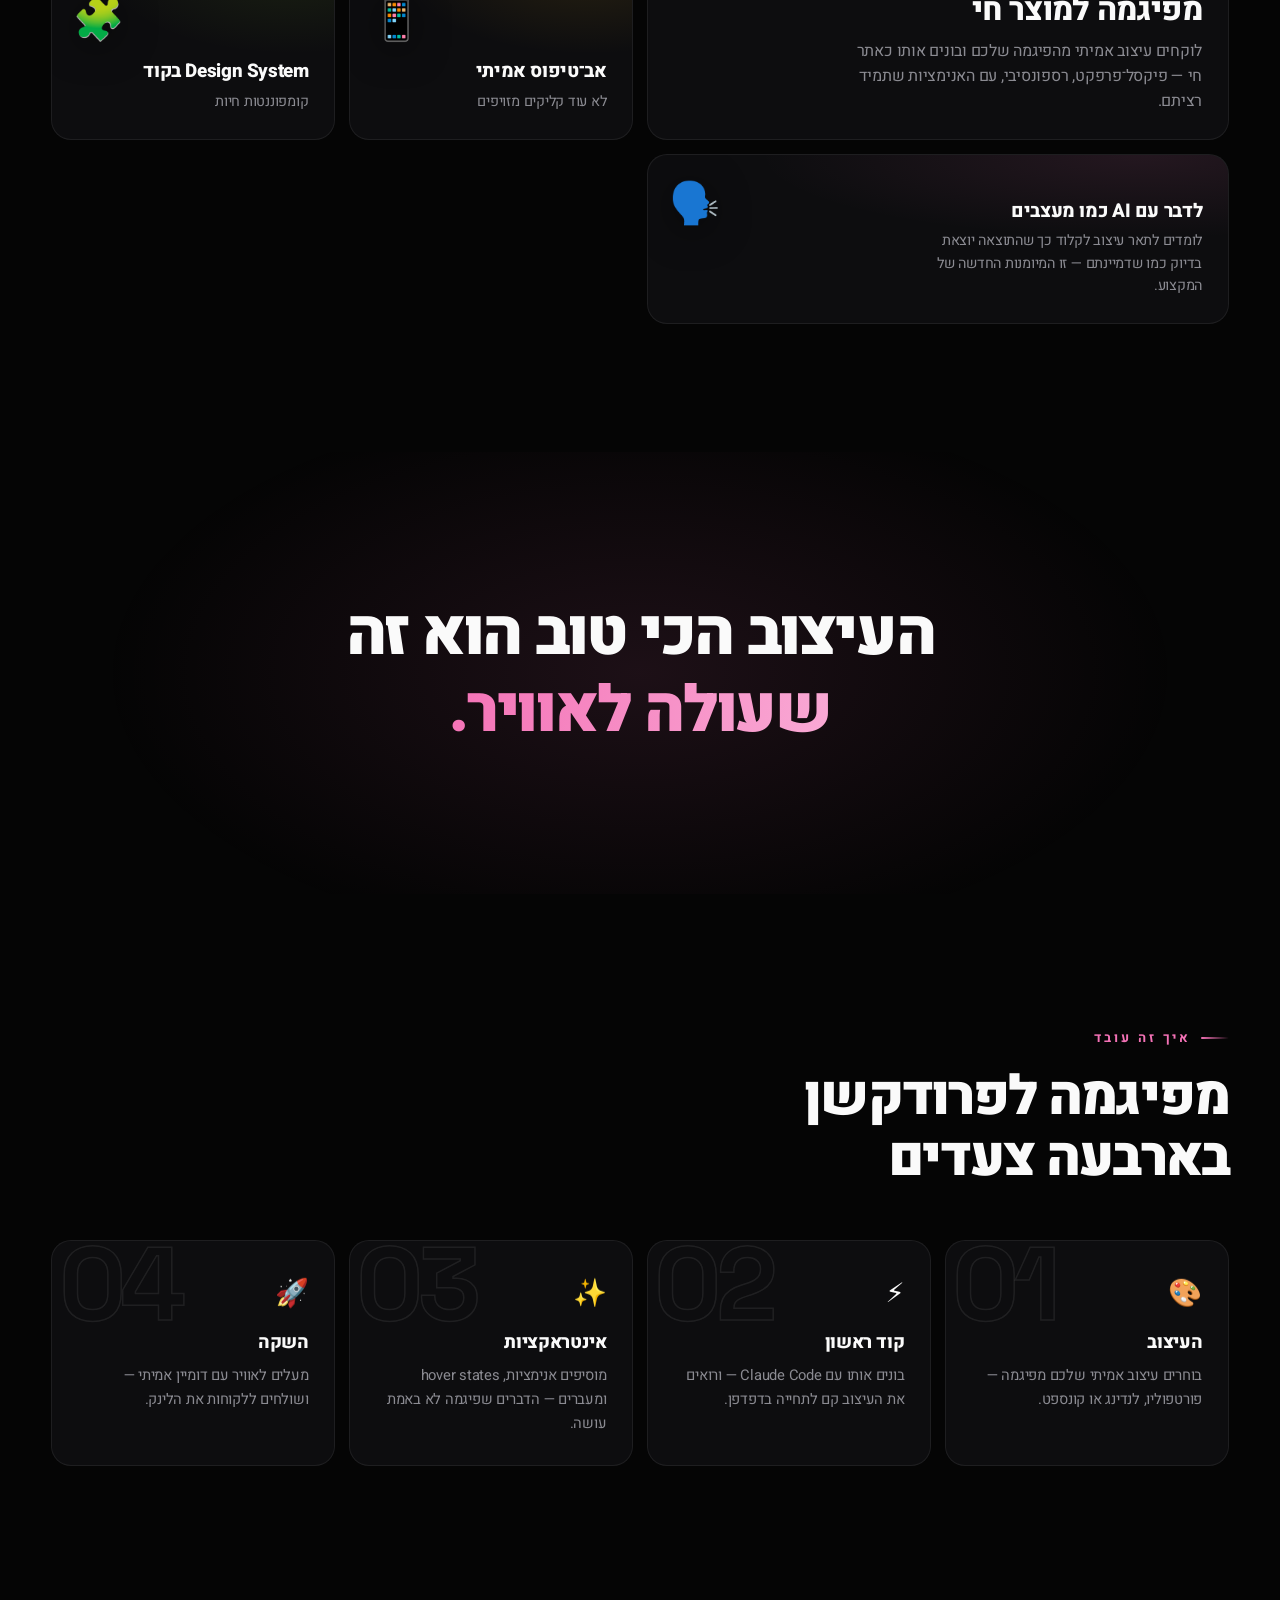
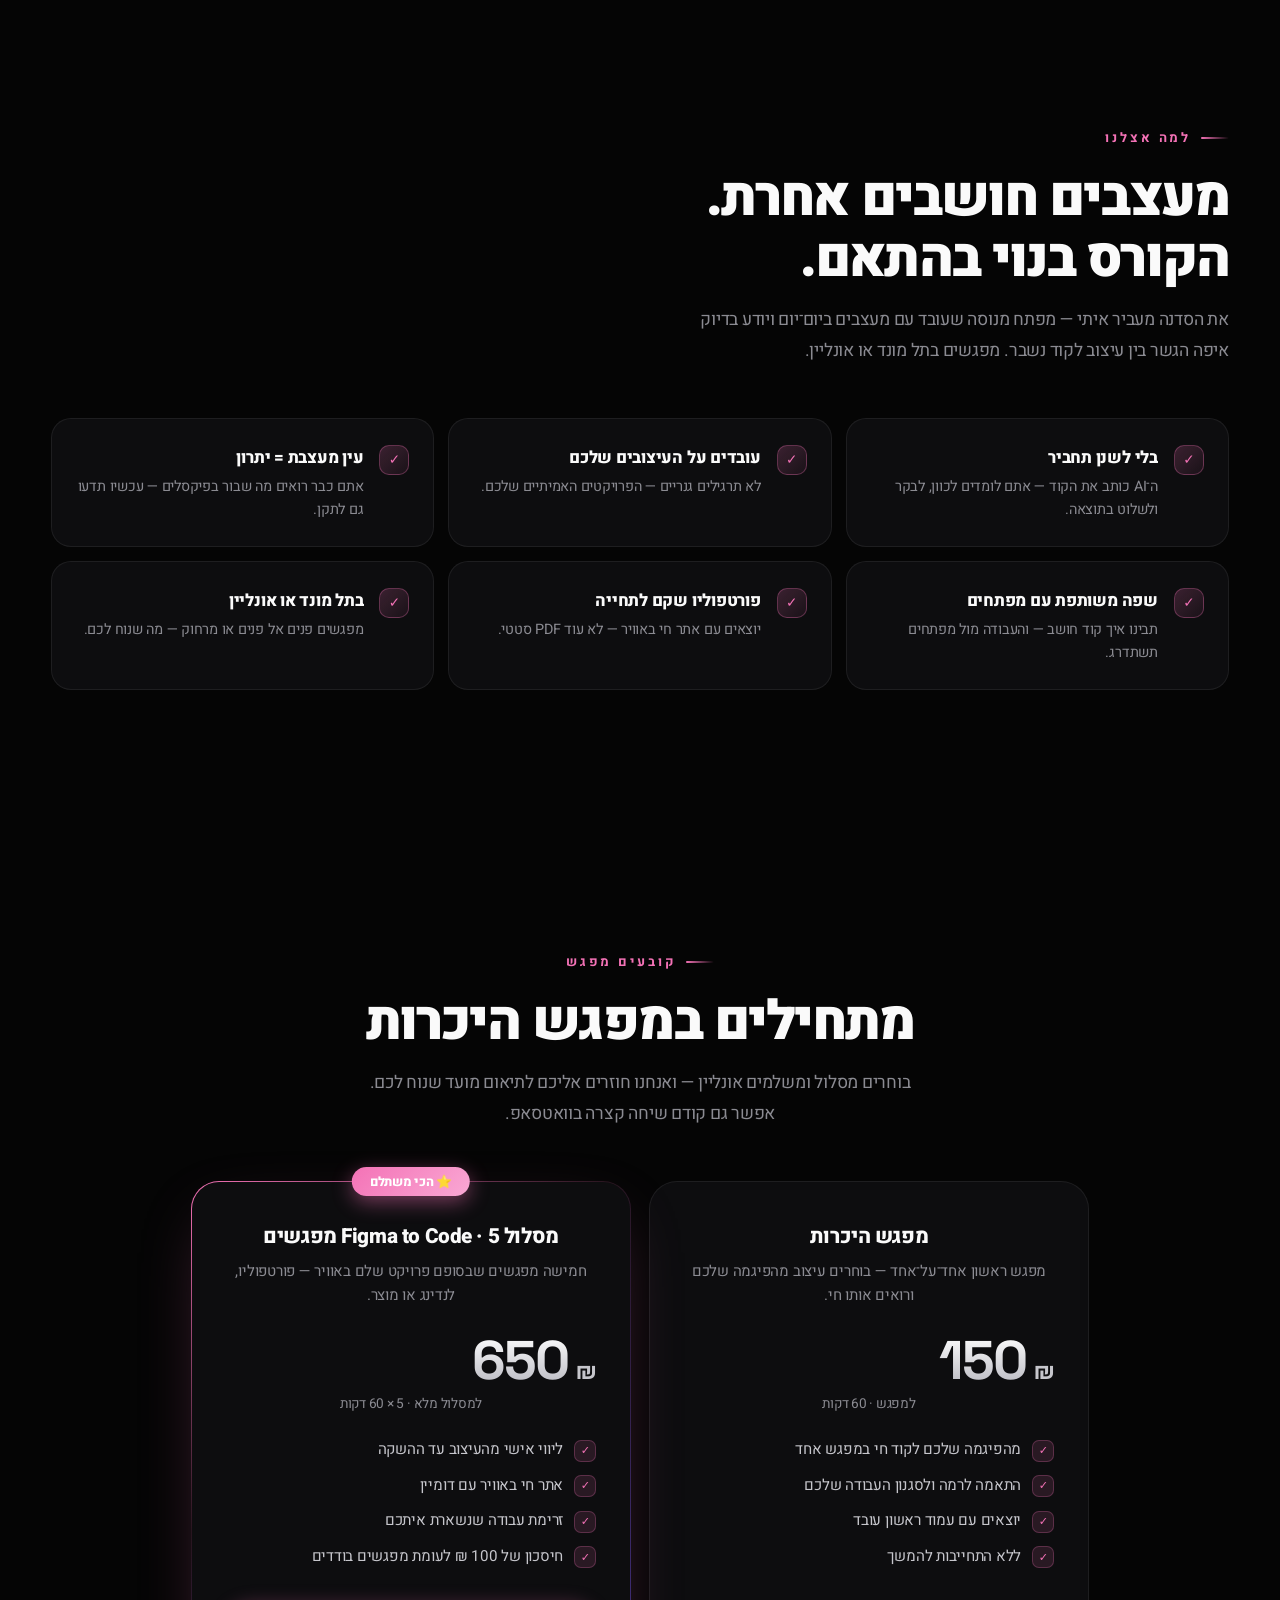
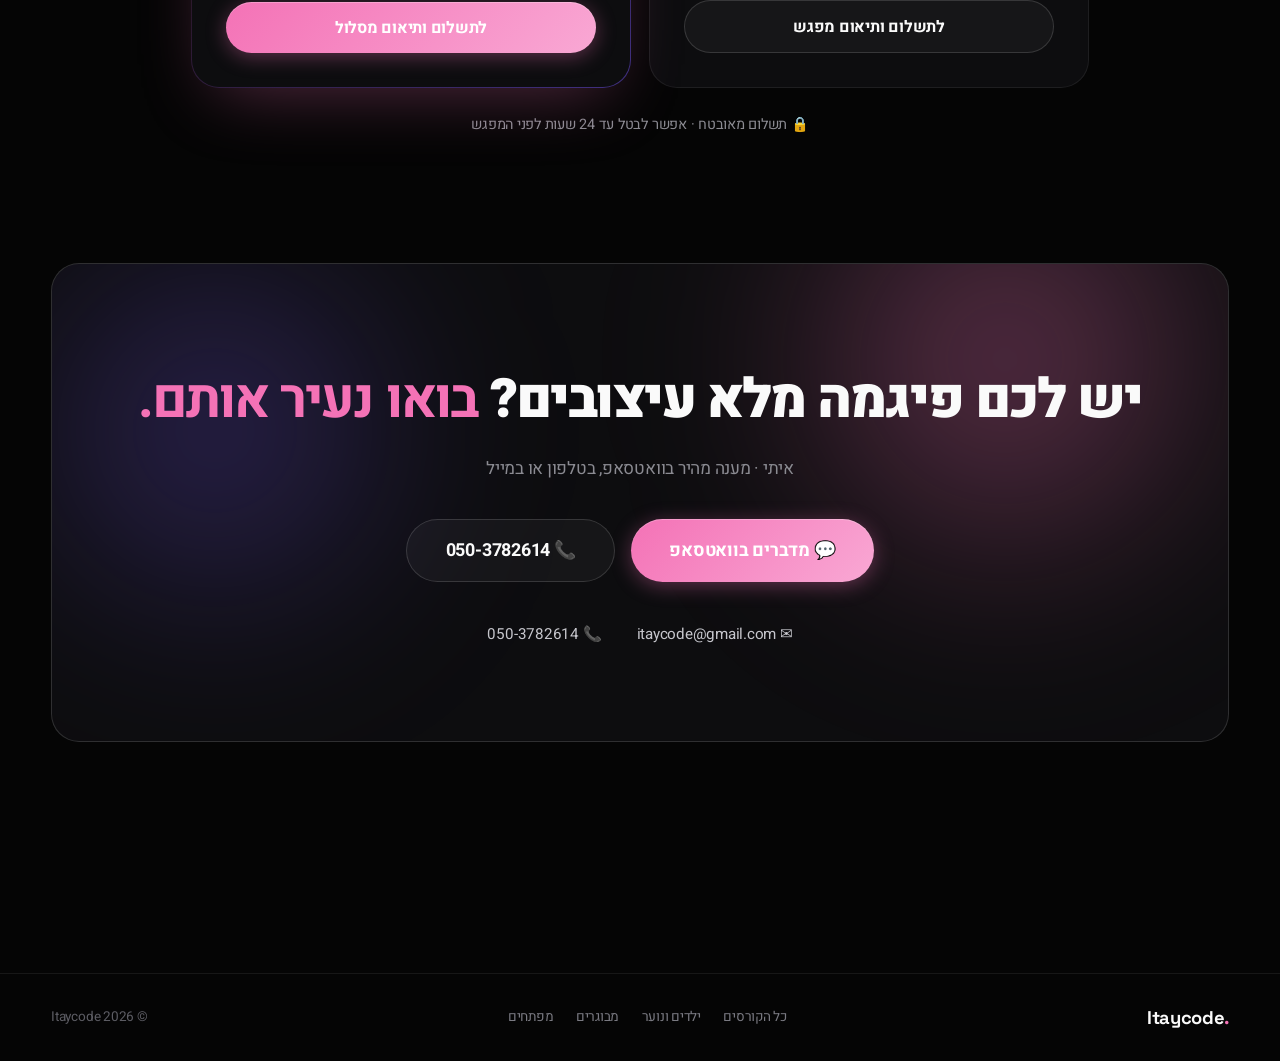
<file: designers/index.html>
<!DOCTYPE html>
<html lang="he" dir="rtl">
<head>
<meta charset="UTF-8">
<meta name="viewport" content="width=device-width, initial-scale=1.0">
<title>Itaycode · מעצבים · מהעיצוב לקוד</title>
<meta name="description" content="קורס אישי למעצבים שרוצים ללמוד פיתוח: הופכים עיצובים מפיגמה לאתרים ומוצרים חיים — בעצמכם, עם Claude Code ו-AI, בלי לשנן שפות תכנות.">
<meta name="theme-color" content="#050505">
<meta property="og:type" content="website">
<meta property="og:title" content="Itaycode · מעצבים שלומדים פיתוח">
<meta property="og:description" content="מפסיקים לחכות למפתחים — לומדים להפוך פיגמה למוצר חי עם AI. קבוצות קטנות, ליווי אישי, תוצר אמיתי.">
<meta property="og:locale" content="he_IL">
<meta name="twitter:card" content="summary">
<link rel="icon" href="data:image/svg+xml,%3Csvg xmlns='http://www.w3.org/2000/svg' viewBox='0 0 100 100'%3E%3Crect width='100' height='100' rx='22' fill='%23050505'/%3E%3Ctext x='50' y='72' font-size='62' text-anchor='middle' font-family='Arial' font-weight='900' fill='%23f472b6'%3EI.%3C/text%3E%3C/svg%3E">
<link rel="preconnect" href="https://fonts.googleapis.com">
<link rel="preconnect" href="https://fonts.gstatic.com" crossorigin>
<link href="https://fonts.googleapis.com/css2?family=Heebo:wght@300;400;500;600;700;800;900&family=Space+Grotesk:wght@500;700&display=swap" rel="stylesheet">
<link rel="stylesheet" href="../assets/style.css">
<style>
:root{
  --accent:#f472b6;
  --accent-soft:#f9a8d4;
  --acc-rgb:244,114,182;
  --fx-end:#7c5cff;
}
</style>
</head>
<body>

<nav>
  <div class="nav-inner">
    <a class="logo" href="/">Itaycode<b>.</b></a>
    <div class="nav-links">
      <a href="/">כל הקורסים</a>
      <a href="#learn">מה לומדים</a>
      <a href="#how">איך זה עובד</a>
      <a href="#why">למה אצלנו</a>
    </div>
    <a class="btn sm" href="#book">קובעים מפגש</a>
  </div>
</nav>

<!-- ═══════════ HERO ═══════════ -->
<header class="hero" id="top">
  <div class="mesh" aria-hidden="true"><i></i><i></i><i></i></div>
  <div class="hero-grid" aria-hidden="true"></div>

  <div class="chips" aria-hidden="true">
    <div class="chip" style="top:22%;inset-inline-start:9%;--tilt:3deg;animation-delay:.8s"><span>🎨</span> העיצוב שלכם</div>
    <div class="chip" style="top:58%;inset-inline-start:6%;--tilt:-2deg;animation-delay:1.5s"><span>🤖</span> Claude Code</div>
    <div class="chip" style="top:26%;inset-inline-end:8%;--tilt:-3deg;animation-delay:1.1s"><span>⚡</span> קוד חי</div>
    <div class="chip" style="top:62%;inset-inline-end:10%;--tilt:2deg;animation-delay:1.9s"><span>🚀</span> באוויר</div>
  </div>

  <div class="inner">
    <div class="pill"><span class="dot"></span> למעצבות ומעצבים · בלי לשנן שפות תכנות</div>
    <h1>מפסיקים לחכות<br><span class="fx">למפתחים</span></h1>
    <p class="sub">אתם כבר יודעים <b>איך זה צריך להיראות</b> — עכשיו תלמדו לבנות את זה בעצמכם. הופכים עיצובים מפיגמה לאתרים ומוצרים חיים עם Claude Code, <b>בלי לשנן שפות תכנות</b>.</p>
    <div class="hero-ctas">
      <a class="btn xl" href="#book">קובעים מפגש היכרות ←</a>
      <a class="btn ghost xl" href="#learn">מה לומדים?</a>
    </div>
    <div class="stats">
      <div class="stat"><div class="num en">Figma</div><div class="lbl">נקודת ההתחלה</div></div>
      <div class="stat"><div class="num en">1:1</div><div class="lbl">ליווי אישי</div></div>
      <div class="stat"><div class="num en">100%</div><div class="lbl">אתם בונים בעצמכם</div></div>
    </div>
  </div>
</header>

<div class="marquee" aria-hidden="true">
  <div class="track">
    <span>Figma to Code</span><span>Claude Code</span><span>פורטפוליו חי</span><span>לנדינג פייג'</span><span>אב־טיפוס אמיתי</span><span>מיקרו־אינטראקציות</span><span>Design Systems</span><span>אנימציות</span>
    <span>Figma to Code</span><span>Claude Code</span><span>פורטפוליו חי</span><span>לנדינג פייג'</span><span>אב־טיפוס אמיתי</span><span>מיקרו־אינטראקציות</span><span>Design Systems</span><span>אנימציות</span>
  </div>
</div>

<!-- ═══════════ LEARN ═══════════ -->
<section id="learn">
  <div class="wrap">
    <div class="rv"><span class="eyebrow">מה לומדים</span>
      <h2 class="title">העיצוב שלכם.<br>הקוד שלכם.</h2>
      <p class="lead">עובדים על עיצובים אמיתיים שלכם — והופכים אותם למוצרים חיים, פיקסל אחרי פיקסל, בדיוק כמו שדמיינתם אותם.</p>
    </div>
    <div class="bento">
      <div class="tile big rv" style="--tint:rgba(244,114,182,.22)">
        <div class="glow"></div><div class="emoji">🎨</div>
        <h3>מפיגמה למוצר חי</h3>
        <p>לוקחים עיצוב אמיתי מהפיגמה שלכם ובונים אותו כאתר חי — פיקסל־פרפקט, רספונסיבי, עם האנימציות שתמיד רציתם.</p>
      </div>
      <div class="tile rv d1" style="--tint:rgba(124,92,255,.22)">
        <div class="glow"></div><div class="emoji">💼</div>
        <h3>פורטפוליו חי</h3><p>שמרשים לקוחות</p>
      </div>
      <div class="tile rv d2" style="--tint:rgba(34,211,238,.2)">
        <div class="glow"></div><div class="emoji">✨</div>
        <h3>מיקרו־אינטראקציות</h3><p>העיצוב זז באמת</p>
      </div>
      <div class="tile rv d2" style="--tint:rgba(251,191,36,.2)">
        <div class="glow"></div><div class="emoji">📱</div>
        <h3>אב־טיפוס אמיתי</h3><p>לא עוד קליקים מזויפים</p>
      </div>
      <div class="tile rv d3" style="--tint:rgba(163,230,53,.16)">
        <div class="glow"></div><div class="emoji">🧩</div>
        <h3>Design System בקוד</h3><p>קומפוננטות חיות</p>
      </div>
      <div class="tile wide rv d3" style="--tint:rgba(244,114,182,.2)">
        <div class="glow"></div><div class="emoji">🗣️</div>
        <h3>לדבר עם AI כמו מעצבים</h3><p>לומדים לתאר עיצוב לקלוד כך שהתוצאה יוצאת בדיוק כמו שדמיינתם — זו המיומנות החדשה של המקצוע.</p>
      </div>
    </div>
  </div>
</section>

<!-- ═══════════ STATEMENT ═══════════ -->
<div class="statement">
  <h2 class="rv">העיצוב הכי טוב הוא זה<br><span class="shine">שעולה לאוויר.</span></h2>
</div>

<!-- ═══════════ HOW ═══════════ -->
<section id="how">
  <div class="wrap">
    <div class="rv"><span class="eyebrow">איך זה עובד</span>
      <h2 class="title">מפיגמה לפרודקשן<br>בארבעה צעדים</h2>
    </div>
    <div class="steps">
      <div class="step rv"><div class="ic">🎨</div><h3>העיצוב</h3><p>בוחרים עיצוב אמיתי שלכם מפיגמה — פורטפוליו, לנדינג או קונספט.</p></div>
      <div class="step rv d1"><div class="ic">⚡</div><h3>קוד ראשון</h3><p>בונים אותו עם Claude Code — ורואים את העיצוב קם לתחייה בדפדפן.</p></div>
      <div class="step rv d2"><div class="ic">✨</div><h3>אינטראקציות</h3><p>מוסיפים אנימציות, hover states ומעברים — הדברים שפיגמה לא באמת עושה.</p></div>
      <div class="step rv d3"><div class="ic">🚀</div><h3>השקה</h3><p>מעלים לאוויר עם דומיין אמיתי — ושולחים ללקוחות את הלינק.</p></div>
    </div>
  </div>
</section>

<!-- ═══════════ WHY ═══════════ -->
<section id="why">
  <div class="wrap">
    <div class="rv"><span class="eyebrow">למה אצלנו</span>
      <h2 class="title">מעצבים חושבים אחרת.<br>הקורס בנוי בהתאם.</h2>
      <p class="lead">את הסדנה מעביר איתי — מפתח מנוסה שעובד עם מעצבים ביום־יום ויודע בדיוק איפה הגשר בין עיצוב לקוד נשבר. מפגשים בתל מונד או אונליין.</p>
    </div>
    <div class="feats">
      <div class="feat rv"><div class="ck">✓</div><div><h3>בלי לשנן תחביר</h3><p>ה־AI כותב את הקוד — אתם לומדים לכוון, לבקר ולשלוט בתוצאה.</p></div></div>
      <div class="feat rv d1"><div class="ck">✓</div><div><h3>עובדים על העיצובים שלכם</h3><p>לא תרגילים גנריים — הפרויקטים האמיתיים שלכם.</p></div></div>
      <div class="feat rv d2"><div class="ck">✓</div><div><h3>עין מעצבת = יתרון</h3><p>אתם כבר רואים מה שבור בפיקסלים — עכשיו תדעו גם לתקן.</p></div></div>
      <div class="feat rv d3"><div class="ck">✓</div><div><h3>שפה משותפת עם מפתחים</h3><p>תבינו איך קוד חושב — והעבודה מול מפתחים תשתדרג.</p></div></div>
      <div class="feat rv d4"><div class="ck">✓</div><div><h3>פורטפוליו שקם לתחייה</h3><p>יוצאים עם אתר חי באוויר — לא עוד PDF סטטי.</p></div></div>
      <div class="feat rv d5"><div class="ck">✓</div><div><h3>בתל מונד או אונליין</h3><p>מפגשים פנים אל פנים או מרחוק — מה שנוח לכם.</p></div></div>
    </div>
  </div>
</section>

<!-- ═══════════ PRICING ═══════════ -->
<section id="book">
  <div class="wrap" style="text-align:center">
    <div class="rv"><span class="eyebrow" style="justify-content:center">קובעים מפגש</span>
      <h2 class="title">מתחילים במפגש היכרות</h2>
      <p class="lead" style="margin-inline:auto">בוחרים מסלול ומשלמים אונליין — ואנחנו חוזרים אליכם לתיאום מועד שנוח לכם. אפשר גם קודם שיחה קצרה בוואטסאפ.</p>
    </div>
    <div class="plans">
      <div class="plan rv d1">
        <h3>מפגש היכרות</h3>
        <p class="pd">מפגש ראשון אחד־על־אחד — בוחרים עיצוב מהפיגמה שלכם ורואים אותו חי.</p>
        <div class="amount"><span class="n">150</span><span class="c">₪</span></div>
        <div class="per">למפגש · 60 דקות</div>
        <ul>
          <li>מהפיגמה שלכם לקוד חי במפגש אחד</li>
          <li>התאמה לרמה ולסגנון העבודה שלכם</li>
          <li>יוצאים עם עמוד ראשון עובד</li>
          <li>ללא התחייבות להמשך</li>
        </ul>
        <a class="btn ghost" href="https://wa.me/972503782614?text=%D7%94%D7%99%D7%99%20%D7%90%D7%99%D7%AA%D7%99%2C%20%D7%90%D7%A9%D7%9E%D7%97%20%D7%9C%D7%A7%D7%91%D7%95%D7%A2%20%D7%9E%D7%A4%D7%92%D7%A9%20%D7%94%D7%99%D7%9B%D7%A8%D7%95%D7%AA%20%D7%9C%D7%A7%D7%95%D7%A8%D7%A1%20%D7%94%D7%9E%D7%A2%D7%A6%D7%91%D7%99%D7%9D" target="_blank" rel="noopener" data-pay="intro">לתשלום ותיאום מפגש</a>
      </div>
      <div class="plan hot rv d2">
        <div class="flag">⭐ הכי משתלם</div>
        <h3>מסלול Figma to Code · 5 מפגשים</h3>
        <p class="pd">חמישה מפגשים שבסופם פרויקט שלם באוויר — פורטפוליו, לנדינג או מוצר.</p>
        <div class="amount"><span class="n">650</span><span class="c">₪</span></div>
        <div class="per">למסלול מלא · 5 × 60 דקות</div>
        <ul>
          <li>ליווי אישי מהעיצוב עד ההשקה</li>
          <li>אתר חי באוויר עם דומיין</li>
          <li>זרימת עבודה שנשארת איתכם</li>
          <li>חיסכון של 100 ₪ לעומת מפגשים בודדים</li>
        </ul>
        <a class="btn" href="https://wa.me/972503782614?text=%D7%94%D7%99%D7%99%20%D7%90%D7%99%D7%AA%D7%99%2C%20%D7%90%D7%A9%D7%9E%D7%97%20%D7%9C%D7%94%D7%99%D7%A8%D7%A9%D7%9D%20%D7%9C%D7%9E%D7%A1%D7%9C%D7%95%D7%9C%20Figma%20to%20Code" target="_blank" rel="noopener" data-pay="course">לתשלום ותיאום מסלול</a>
      </div>
    </div>
    <p class="plans-note">🔒 תשלום מאובטח · אפשר לבטל עד 24 שעות לפני המפגש</p>
  </div>
</section>

<!-- ═══════════ CTA ═══════════ -->
<section style="padding-top:0">
  <div class="cta rv">
    <div class="mesh" aria-hidden="true"><i></i><i></i></div>
    <div class="inner">
      <h2>יש לכם פיגמה מלא עיצובים? <b>בואו נעיר אותם.</b></h2>
      <p>איתי · מענה מהיר בוואטסאפ, בטלפון או במייל</p>
      <div class="cta-btns">
        <a class="btn xl" href="https://wa.me/972503782614?text=%D7%94%D7%99%D7%99%20%D7%90%D7%99%D7%AA%D7%99%2C%20%D7%90%D7%A9%D7%9E%D7%97%20%D7%9C%D7%A9%D7%9E%D7%95%D7%A2%20%D7%A2%D7%9C%20%D7%A7%D7%95%D7%A8%D7%A1%20%D7%94%D7%9E%D7%A2%D7%A6%D7%91%D7%99%D7%9D" target="_blank" rel="noopener">💬 מדברים בוואטסאפ</a>
        <a class="btn ghost xl" href="tel:+972503782614">📞 050-3782614</a>
      </div>
      <div class="cta-meta">
        <a href="mailto:itaycode@gmail.com">✉️ itaycode@gmail.com</a>
        <a href="tel:+972503782614">📞 050-3782614</a>
      </div>
    </div>
  </div>
</section>

<footer>
  <a class="logo" href="/">Itaycode<b>.</b></a>
  <div class="flinks">
    <a href="/">כל הקורסים</a>
    <a href="/kids">ילדים ונוער</a>
    <a href="/adults">מבוגרים</a>
    <a href="/developers">מפתחים</a>
  </div>
  <div>© 2026 Itaycode</div>
</footer>

<a class="wa" href="https://wa.me/972503782614" target="_blank" rel="noopener" aria-label="WhatsApp">
  <svg viewBox="0 0 24 24" fill="currentColor"><path d="M17.472 14.382c-.297-.149-1.758-.867-2.03-.967-.273-.099-.471-.148-.67.15-.197.297-.767.966-.94 1.164-.173.199-.347.223-.644.075-.297-.15-1.255-.463-2.39-1.475-.883-.788-1.48-1.761-1.653-2.059-.173-.297-.018-.458.13-.606.134-.133.297-.347.446-.52.149-.174.198-.298.297-.497.1-.198.05-.371-.025-.52-.074-.149-.669-1.612-.916-2.207-.242-.579-.487-.5-.669-.51-.173-.008-.371-.01-.57-.01-.198 0-.52.074-.792.372-.272.297-1.04 1.016-1.04 2.479 0 1.462 1.065 2.875 1.213 3.074.149.198 2.096 3.2 5.077 4.487.709.306 1.262.489 1.694.625.712.227 1.36.195 1.871.118.571-.085 1.758-.719 2.006-1.413.248-.694.248-1.289.173-1.413-.074-.124-.272-.198-.57-.347m-5.421 7.403h-.004a9.87 9.87 0 01-5.031-1.378l-.361-.214-3.741.982.998-3.648-.235-.374a9.86 9.86 0 01-1.51-5.26c.001-5.45 4.436-9.884 9.888-9.884 2.64 0 5.122 1.03 6.988 2.898a9.825 9.825 0 012.893 6.994c-.003 5.45-4.437 9.884-9.885 9.884m8.413-18.297A11.815 11.815 0 0012.05 0C5.495 0 .16 5.335.157 11.892c0 2.096.547 4.142 1.588 5.945L.057 24l6.305-1.654a11.882 11.882 0 005.683 1.448h.005c6.554 0 11.89-5.335 11.893-11.893a11.821 11.821 0 00-3.48-8.413z"/></svg>
</a>

<script>
const PAYMENT_LINKS = { intro: "", course: "" };
document.querySelectorAll("[data-pay]").forEach(a => {
  const url = PAYMENT_LINKS[a.dataset.pay];
  if (url) a.href = url;
});
const io = new IntersectionObserver(es => es.forEach(e => {
  if (e.isIntersecting) { e.target.classList.add("in"); io.unobserve(e.target); }
}), { threshold: .1 });
document.querySelectorAll(".rv").forEach(el => io.observe(el));
</script>
</body>
</html>
</file>
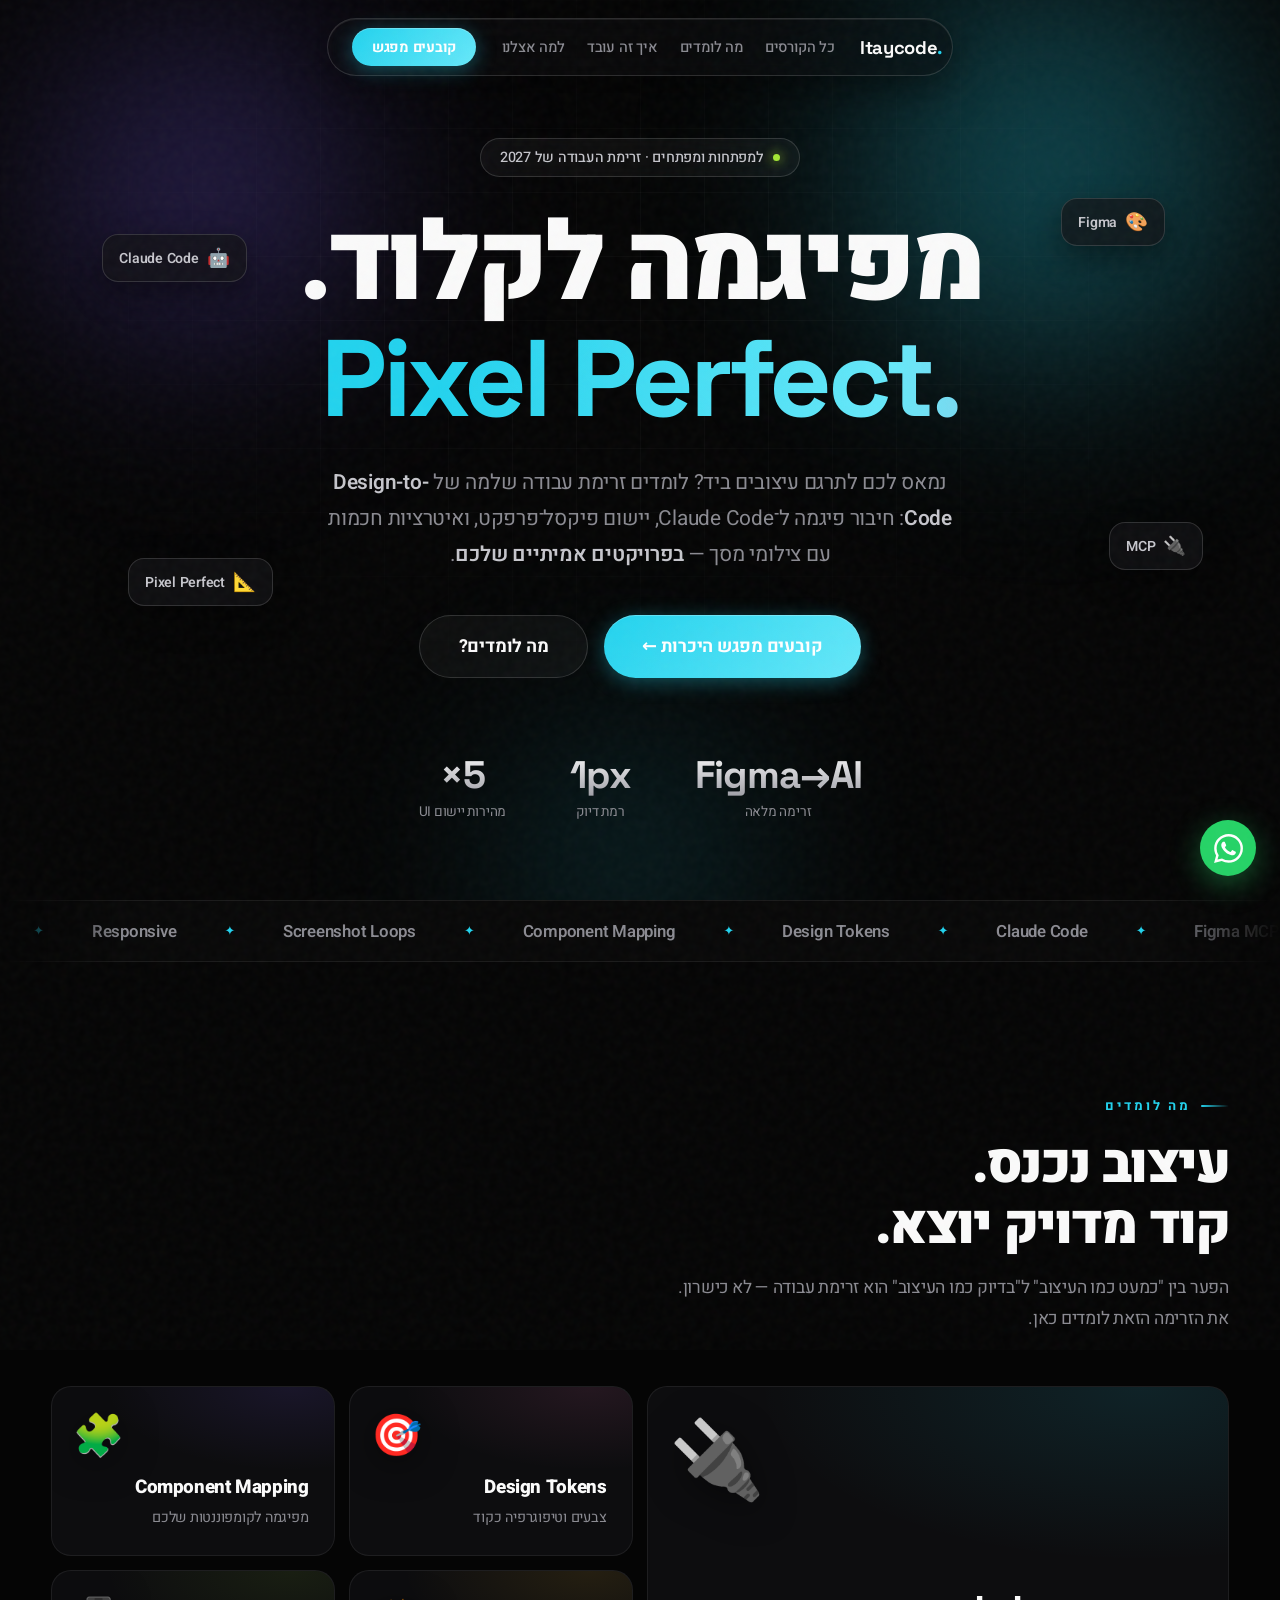
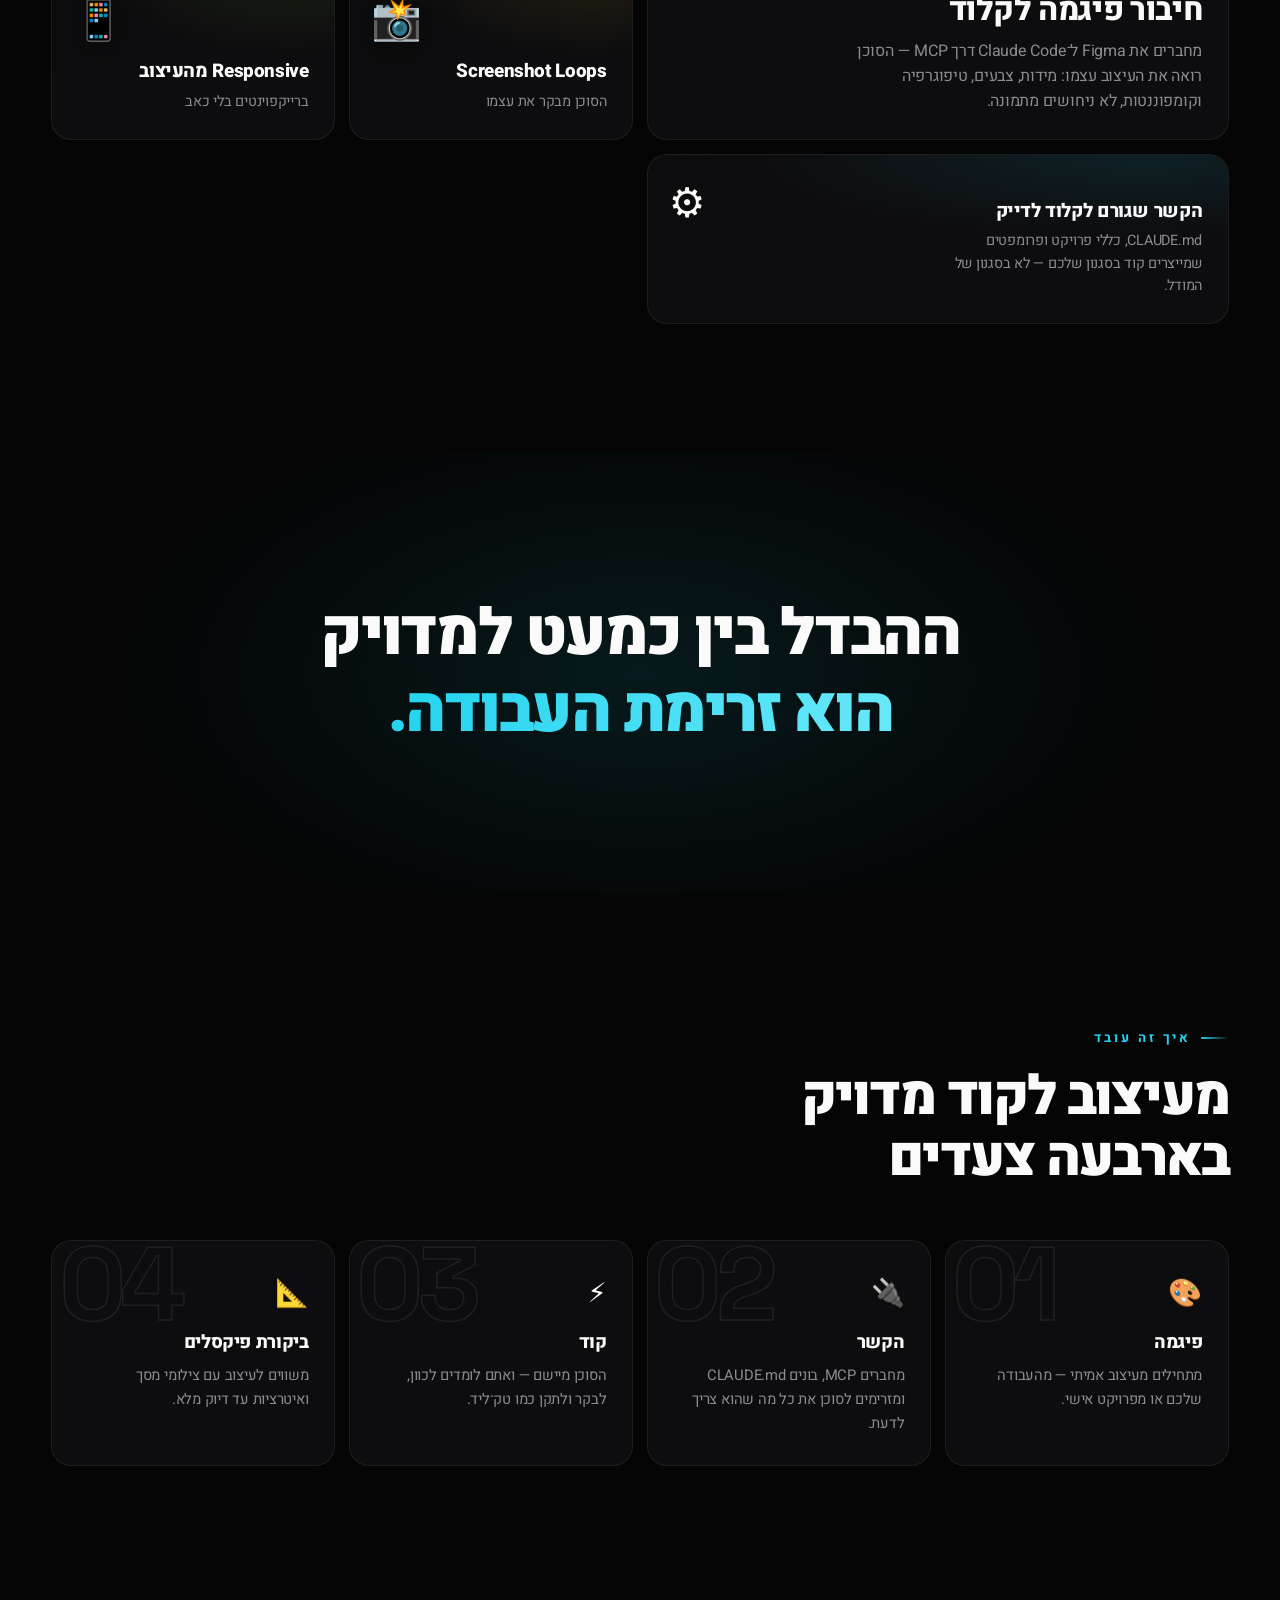
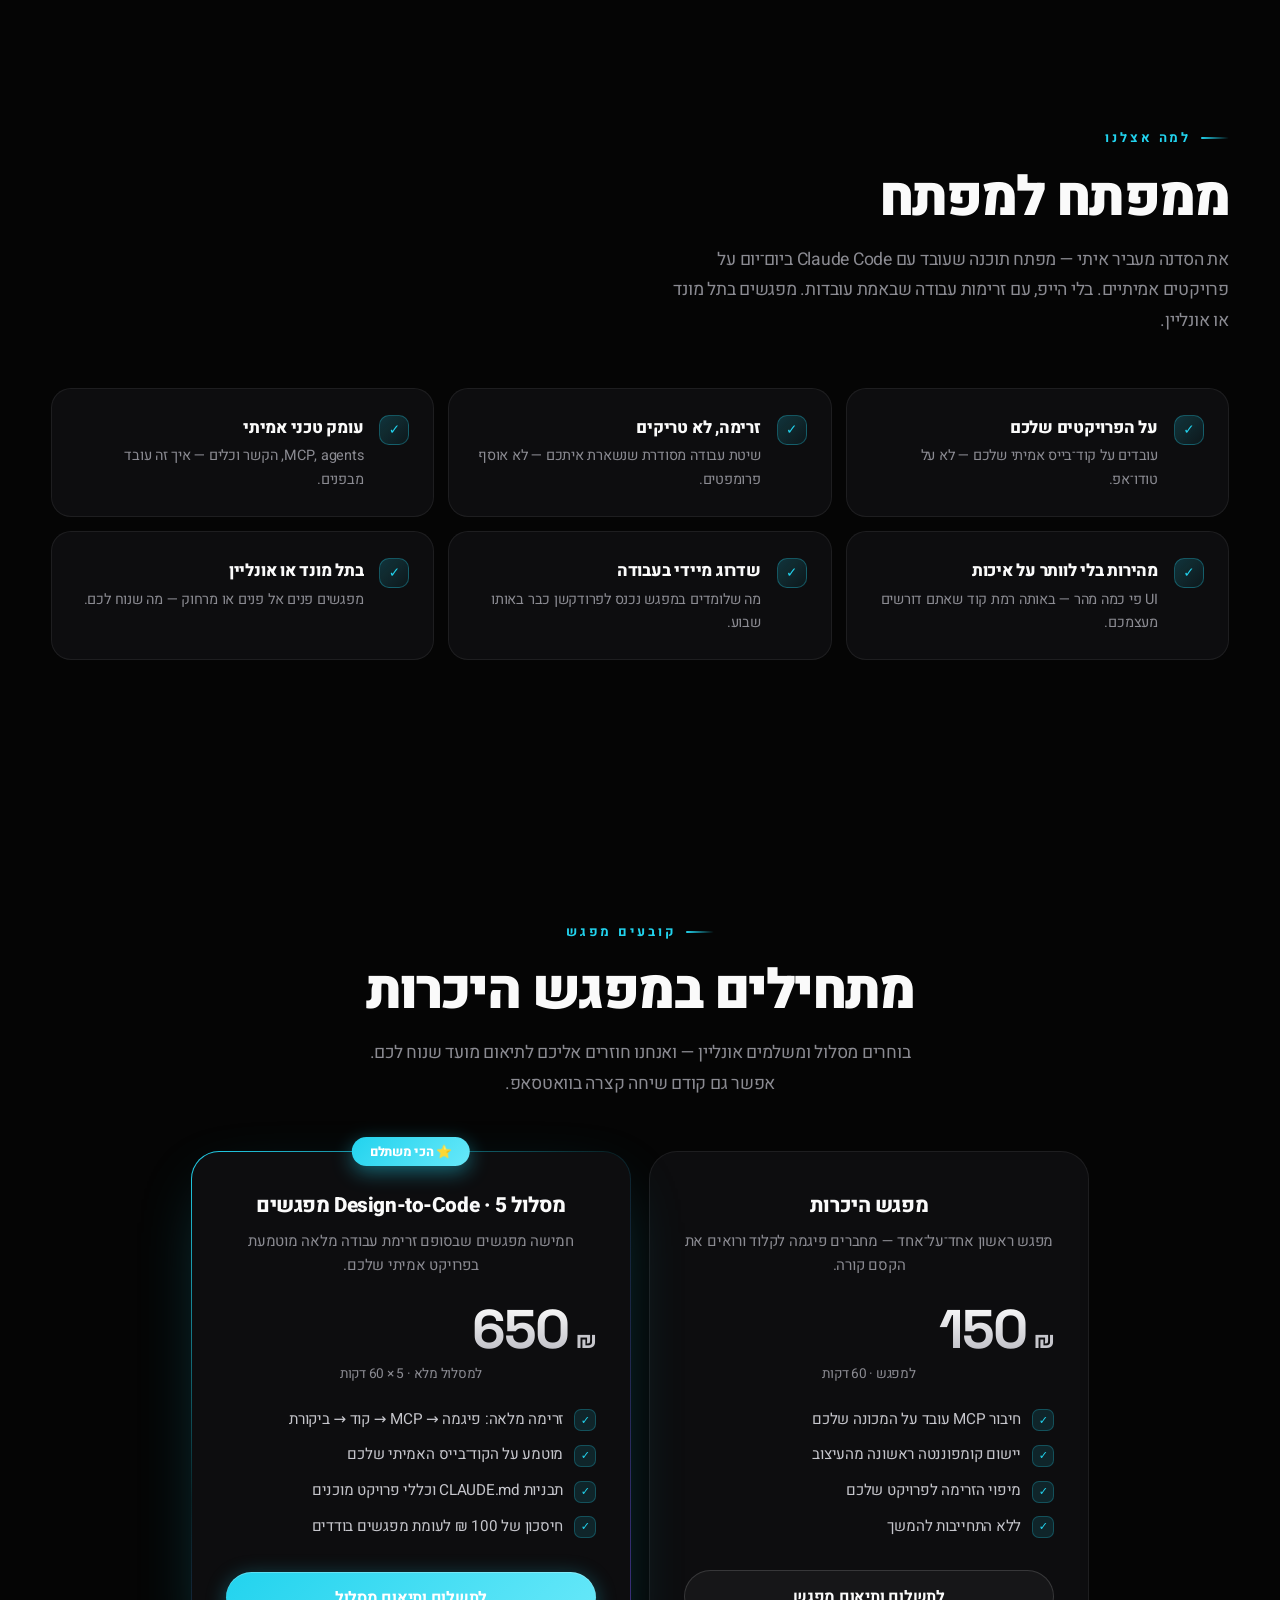
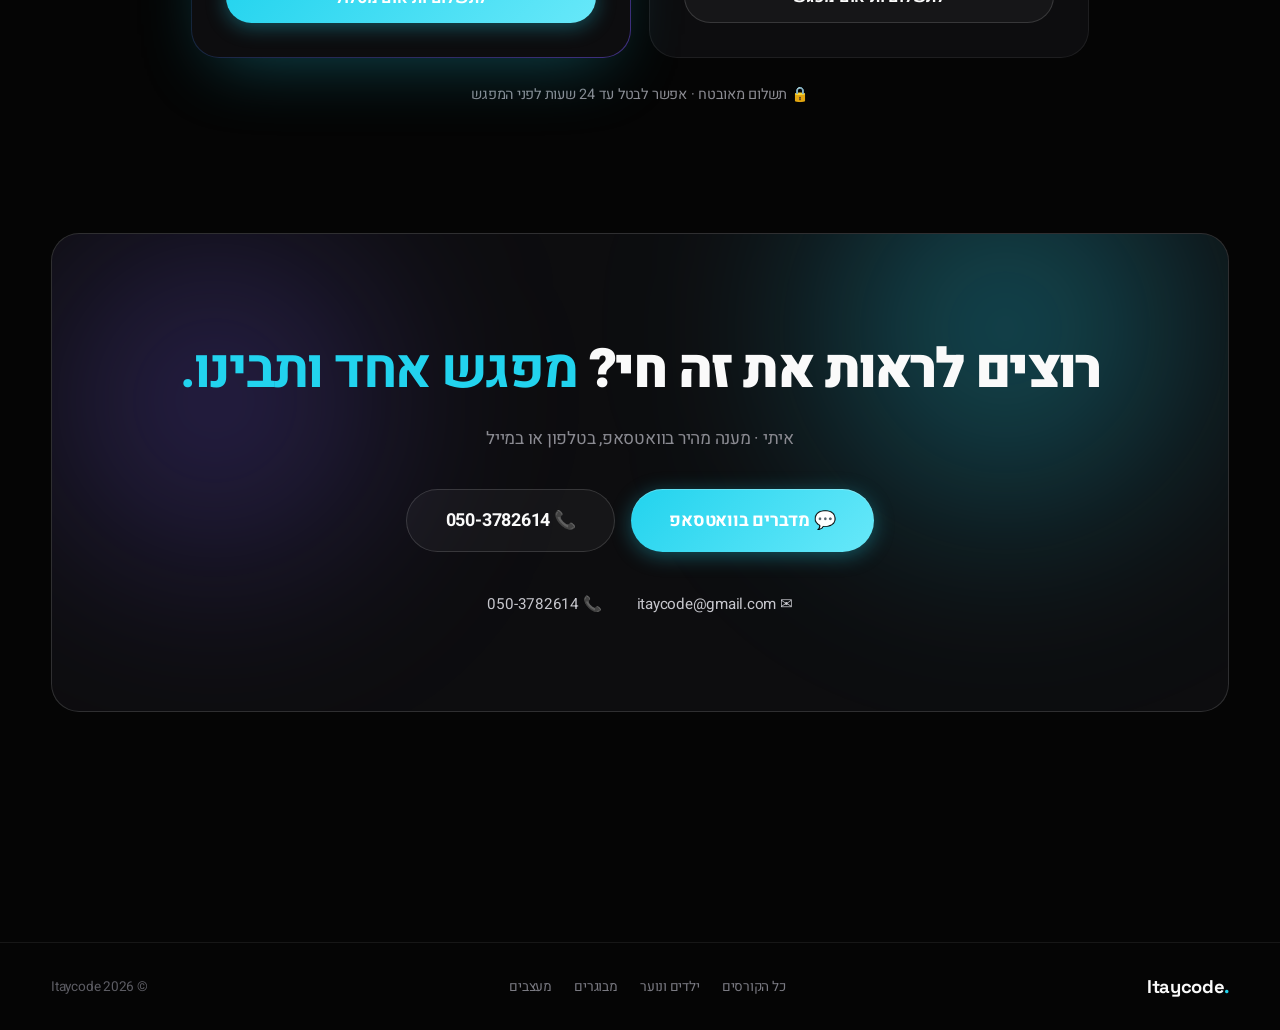
<file: developers/index.html>
<!DOCTYPE html>
<html lang="he" dir="rtl">
<head>
<meta charset="UTF-8">
<meta name="viewport" content="width=device-width, initial-scale=1.0">
<title>Itaycode · מפתחים · Design-to-Code מפיגמה לקלוד</title>
<meta name="description" content="קורס אישי למפתחים: זרימת עבודה Design-to-Code מפיגמה ל-Claude Code — MCP, design tokens, איטרציות עם צילומי מסך ויישום פיקסל-פרפקט.">
<meta name="theme-color" content="#050505">
<meta property="og:type" content="website">
<meta property="og:title" content="Itaycode · Design-to-Code מפיגמה לקלוד">
<meta property="og:description" content="לומדים להפוך עיצוב לקוד פיקסל-פרפקט עם Claude Code — MCP, design tokens ואיטרציות חכמות. למפתחים שרוצים לשלוט בזרימת העבודה החדשה.">
<meta property="og:locale" content="he_IL">
<meta name="twitter:card" content="summary">
<link rel="icon" href="data:image/svg+xml,%3Csvg xmlns='http://www.w3.org/2000/svg' viewBox='0 0 100 100'%3E%3Crect width='100' height='100' rx='22' fill='%23050505'/%3E%3Ctext x='50' y='72' font-size='62' text-anchor='middle' font-family='Arial' font-weight='900' fill='%2322d3ee'%3EI.%3C/text%3E%3C/svg%3E">
<link rel="preconnect" href="https://fonts.googleapis.com">
<link rel="preconnect" href="https://fonts.gstatic.com" crossorigin>
<link href="https://fonts.googleapis.com/css2?family=Heebo:wght@300;400;500;600;700;800;900&family=Space+Grotesk:wght@500;700&display=swap" rel="stylesheet">
<link rel="stylesheet" href="../assets/style.css">
<style>
:root{
  --accent:#22d3ee;
  --accent-soft:#67e8f9;
  --acc-rgb:34,211,238;
  --fx-end:#f472b6;
}
</style>
</head>
<body>

<nav>
  <div class="nav-inner">
    <a class="logo" href="/">Itaycode<b>.</b></a>
    <div class="nav-links">
      <a href="/">כל הקורסים</a>
      <a href="#learn">מה לומדים</a>
      <a href="#how">איך זה עובד</a>
      <a href="#why">למה אצלנו</a>
    </div>
    <a class="btn sm" href="#book">קובעים מפגש</a>
  </div>
</nav>

<!-- ═══════════ HERO ═══════════ -->
<header class="hero" id="top">
  <div class="mesh" aria-hidden="true"><i></i><i></i><i></i></div>
  <div class="hero-grid" aria-hidden="true"></div>

  <div class="chips" aria-hidden="true">
    <div class="chip" style="top:22%;inset-inline-start:9%;--tilt:3deg;animation-delay:.8s"><span>🎨</span> Figma</div>
    <div class="chip" style="top:58%;inset-inline-start:6%;--tilt:-2deg;animation-delay:1.5s"><span>🔌</span> MCP</div>
    <div class="chip" style="top:26%;inset-inline-end:8%;--tilt:-3deg;animation-delay:1.1s"><span>🤖</span> Claude Code</div>
    <div class="chip" style="top:62%;inset-inline-end:10%;--tilt:2deg;animation-delay:1.9s"><span>📐</span> Pixel Perfect</div>
  </div>

  <div class="inner">
    <div class="pill"><span class="dot"></span> למפתחות ומפתחים · זרימת העבודה של 2027</div>
    <h1>מפיגמה לקלוד.<br><span class="fx en">Pixel Perfect.</span></h1>
    <p class="sub">נמאס לכם לתרגם עיצובים ביד? לומדים זרימת עבודה שלמה של <b>Design-to-Code</b>: חיבור פיגמה ל־Claude Code, יישום פיקסל־פרפקט, ואיטרציות חכמות עם צילומי מסך — <b>בפרויקטים אמיתיים שלכם</b>.</p>
    <div class="hero-ctas">
      <a class="btn xl" href="#book">קובעים מפגש היכרות ←</a>
      <a class="btn ghost xl" href="#learn">מה לומדים?</a>
    </div>
    <div class="stats">
      <div class="stat"><div class="num en">Figma→AI</div><div class="lbl">זרימה מלאה</div></div>
      <div class="stat"><div class="num en">1px</div><div class="lbl">רמת דיוק</div></div>
      <div class="stat"><div class="num en">×5</div><div class="lbl">מהירות יישום UI</div></div>
    </div>
  </div>
</header>

<div class="marquee" aria-hidden="true">
  <div class="track">
    <span>Figma MCP</span><span>Claude Code</span><span>Design Tokens</span><span>Component Mapping</span><span>Screenshot Loops</span><span>Responsive</span><span>Design Systems</span><span>CLAUDE.md</span><span>Agent Workflows</span>
    <span>Figma MCP</span><span>Claude Code</span><span>Design Tokens</span><span>Component Mapping</span><span>Screenshot Loops</span><span>Responsive</span><span>Design Systems</span><span>CLAUDE.md</span><span>Agent Workflows</span>
  </div>
</div>

<!-- ═══════════ LEARN ═══════════ -->
<section id="learn">
  <div class="wrap">
    <div class="rv"><span class="eyebrow">מה לומדים</span>
      <h2 class="title">עיצוב נכנס.<br>קוד מדויק יוצא.</h2>
      <p class="lead">הפער בין "כמעט כמו העיצוב" ל"בדיוק כמו העיצוב" הוא זרימת עבודה — לא כישרון. את הזרימה הזאת לומדים כאן.</p>
    </div>
    <div class="bento">
      <div class="tile big rv" style="--tint:rgba(34,211,238,.22)">
        <div class="glow"></div><div class="emoji">🔌</div>
        <h3>חיבור פיגמה לקלוד</h3>
        <p>מחברים את Figma ל־Claude Code דרך MCP — הסוכן רואה את העיצוב עצמו: מידות, צבעים, טיפוגרפיה וקומפוננטות, לא ניחושים מתמונה.</p>
      </div>
      <div class="tile rv d1" style="--tint:rgba(244,114,182,.2)">
        <div class="glow"></div><div class="emoji">🎯</div>
        <h3>Design Tokens</h3><p>צבעים וטיפוגרפיה כקוד</p>
      </div>
      <div class="tile rv d2" style="--tint:rgba(124,92,255,.22)">
        <div class="glow"></div><div class="emoji">🧩</div>
        <h3>Component Mapping</h3><p>מפיגמה לקומפוננטות שלכם</p>
      </div>
      <div class="tile rv d2" style="--tint:rgba(251,191,36,.2)">
        <div class="glow"></div><div class="emoji">📸</div>
        <h3>Screenshot Loops</h3><p>הסוכן מבקר את עצמו</p>
      </div>
      <div class="tile rv d3" style="--tint:rgba(163,230,53,.16)">
        <div class="glow"></div><div class="emoji">📱</div>
        <h3>Responsive מהעיצוב</h3><p>ברייקפוינטים בלי כאב</p>
      </div>
      <div class="tile wide rv d3" style="--tint:rgba(34,211,238,.2)">
        <div class="glow"></div><div class="emoji">⚙️</div>
        <h3>הקשר שגורם לקלוד לדייק</h3><p>‏CLAUDE.md, כללי פרויקט ופרומפטים שמייצרים קוד בסגנון שלכם — לא בסגנון של המודל.</p>
      </div>
    </div>
  </div>
</section>

<!-- ═══════════ STATEMENT ═══════════ -->
<div class="statement">
  <h2 class="rv">ההבדל בין כמעט למדויק<br><span class="shine">הוא זרימת העבודה.</span></h2>
</div>

<!-- ═══════════ HOW ═══════════ -->
<section id="how">
  <div class="wrap">
    <div class="rv"><span class="eyebrow">איך זה עובד</span>
      <h2 class="title">מעיצוב לקוד מדויק<br>בארבעה צעדים</h2>
    </div>
    <div class="steps">
      <div class="step rv"><div class="ic">🎨</div><h3>פיגמה</h3><p>מתחילים מעיצוב אמיתי — מהעבודה שלכם או מפרויקט אישי.</p></div>
      <div class="step rv d1"><div class="ic">🔌</div><h3>הקשר</h3><p>מחברים MCP, בונים CLAUDE.md ומזרימים לסוכן את כל מה שהוא צריך לדעת.</p></div>
      <div class="step rv d2"><div class="ic">⚡</div><h3>קוד</h3><p>הסוכן מיישם — ואתם לומדים לכוון, לבקר ולתקן כמו טק־ליד.</p></div>
      <div class="step rv d3"><div class="ic">📐</div><h3>ביקורת פיקסלים</h3><p>משווים לעיצוב עם צילומי מסך ואיטרציות עד דיוק מלא.</p></div>
    </div>
  </div>
</section>

<!-- ═══════════ WHY ═══════════ -->
<section id="why">
  <div class="wrap">
    <div class="rv"><span class="eyebrow">למה אצלנו</span>
      <h2 class="title">ממפתח למפתח</h2>
      <p class="lead">את הסדנה מעביר איתי — מפתח תוכנה שעובד עם Claude Code ביום־יום על פרויקטים אמיתיים. בלי הייפ, עם זרימות עבודה שבאמת עובדות. מפגשים בתל מונד או אונליין.</p>
    </div>
    <div class="feats">
      <div class="feat rv"><div class="ck">✓</div><div><h3>על הפרויקטים שלכם</h3><p>עובדים על קוד־בייס אמיתי שלכם — לא על טודו־אפ.</p></div></div>
      <div class="feat rv d1"><div class="ck">✓</div><div><h3>זרימה, לא טריקים</h3><p>שיטת עבודה מסודרת שנשארת איתכם — לא אוסף פרומפטים.</p></div></div>
      <div class="feat rv d2"><div class="ck">✓</div><div><h3>עומק טכני אמיתי</h3><p>MCP, agents, הקשר וכלים — איך זה עובד מבפנים.</p></div></div>
      <div class="feat rv d3"><div class="ck">✓</div><div><h3>מהירות בלי לוותר על איכות</h3><p>UI פי כמה מהר — באותה רמת קוד שאתם דורשים מעצמכם.</p></div></div>
      <div class="feat rv d4"><div class="ck">✓</div><div><h3>שדרוג מיידי בעבודה</h3><p>מה שלומדים במפגש נכנס לפרודקשן כבר באותו שבוע.</p></div></div>
      <div class="feat rv d5"><div class="ck">✓</div><div><h3>בתל מונד או אונליין</h3><p>מפגשים פנים אל פנים או מרחוק — מה שנוח לכם.</p></div></div>
    </div>
  </div>
</section>

<!-- ═══════════ PRICING ═══════════ -->
<section id="book">
  <div class="wrap" style="text-align:center">
    <div class="rv"><span class="eyebrow" style="justify-content:center">קובעים מפגש</span>
      <h2 class="title">מתחילים במפגש היכרות</h2>
      <p class="lead" style="margin-inline:auto">בוחרים מסלול ומשלמים אונליין — ואנחנו חוזרים אליכם לתיאום מועד שנוח לכם. אפשר גם קודם שיחה קצרה בוואטסאפ.</p>
    </div>
    <div class="plans">
      <div class="plan rv d1">
        <h3>מפגש היכרות</h3>
        <p class="pd">מפגש ראשון אחד־על־אחד — מחברים פיגמה לקלוד ורואים את הקסם קורה.</p>
        <div class="amount"><span class="n">150</span><span class="c">₪</span></div>
        <div class="per">למפגש · 60 דקות</div>
        <ul>
          <li>חיבור MCP עובד על המכונה שלכם</li>
          <li>יישום קומפוננטה ראשונה מהעיצוב</li>
          <li>מיפוי הזרימה לפרויקט שלכם</li>
          <li>ללא התחייבות להמשך</li>
        </ul>
        <a class="btn ghost" href="https://wa.me/972503782614?text=%D7%94%D7%99%D7%99%20%D7%90%D7%99%D7%AA%D7%99%2C%20%D7%90%D7%A9%D7%9E%D7%97%20%D7%9C%D7%A7%D7%91%D7%95%D7%A2%20%D7%9E%D7%A4%D7%92%D7%A9%20%D7%94%D7%99%D7%9B%D7%A8%D7%95%D7%AA%20%D7%9C%D7%A7%D7%95%D7%A8%D7%A1%20%D7%94%D7%9E%D7%A4%D7%AA%D7%97%D7%99%D7%9D" target="_blank" rel="noopener" data-pay="intro">לתשלום ותיאום מפגש</a>
      </div>
      <div class="plan hot rv d2">
        <div class="flag">⭐ הכי משתלם</div>
        <h3>מסלול Design-to-Code · 5 מפגשים</h3>
        <p class="pd">חמישה מפגשים שבסופם זרימת עבודה מלאה מוטמעת בפרויקט אמיתי שלכם.</p>
        <div class="amount"><span class="n">650</span><span class="c">₪</span></div>
        <div class="per">למסלול מלא · 5 × 60 דקות</div>
        <ul>
          <li>זרימה מלאה: פיגמה → MCP → קוד → ביקורת</li>
          <li>מוטמע על הקוד־בייס האמיתי שלכם</li>
          <li>תבניות CLAUDE.md וכללי פרויקט מוכנים</li>
          <li>חיסכון של 100 ₪ לעומת מפגשים בודדים</li>
        </ul>
        <a class="btn" href="https://wa.me/972503782614?text=%D7%94%D7%99%D7%99%20%D7%90%D7%99%D7%AA%D7%99%2C%20%D7%90%D7%A9%D7%9E%D7%97%20%D7%9C%D7%94%D7%99%D7%A8%D7%A9%D7%9D%20%D7%9C%D7%9E%D7%A1%D7%9C%D7%95%D7%9C%20Design-to-Code" target="_blank" rel="noopener" data-pay="course">לתשלום ותיאום מסלול</a>
      </div>
    </div>
    <p class="plans-note">🔒 תשלום מאובטח · אפשר לבטל עד 24 שעות לפני המפגש</p>
  </div>
</section>

<!-- ═══════════ CTA ═══════════ -->
<section style="padding-top:0">
  <div class="cta rv">
    <div class="mesh" aria-hidden="true"><i></i><i></i></div>
    <div class="inner">
      <h2>רוצים לראות את זה חי? <b>מפגש אחד ותבינו.</b></h2>
      <p>איתי · מענה מהיר בוואטסאפ, בטלפון או במייל</p>
      <div class="cta-btns">
        <a class="btn xl" href="https://wa.me/972503782614?text=%D7%94%D7%99%D7%99%20%D7%90%D7%99%D7%AA%D7%99%2C%20%D7%90%D7%A9%D7%9E%D7%97%20%D7%9C%D7%A9%D7%9E%D7%95%D7%A2%20%D7%A2%D7%9C%20%D7%A7%D7%95%D7%A8%D7%A1%20%D7%94%D7%9E%D7%A4%D7%AA%D7%97%D7%99%D7%9D" target="_blank" rel="noopener">💬 מדברים בוואטסאפ</a>
        <a class="btn ghost xl" href="tel:+972503782614">📞 050-3782614</a>
      </div>
      <div class="cta-meta">
        <a href="mailto:itaycode@gmail.com">✉️ itaycode@gmail.com</a>
        <a href="tel:+972503782614">📞 050-3782614</a>
      </div>
    </div>
  </div>
</section>

<footer>
  <a class="logo" href="/">Itaycode<b>.</b></a>
  <div class="flinks">
    <a href="/">כל הקורסים</a>
    <a href="/kids">ילדים ונוער</a>
    <a href="/adults">מבוגרים</a>
    <a href="/designers">מעצבים</a>
  </div>
  <div>© 2026 Itaycode</div>
</footer>

<a class="wa" href="https://wa.me/972503782614" target="_blank" rel="noopener" aria-label="WhatsApp">
  <svg viewBox="0 0 24 24" fill="currentColor"><path d="M17.472 14.382c-.297-.149-1.758-.867-2.03-.967-.273-.099-.471-.148-.67.15-.197.297-.767.966-.94 1.164-.173.199-.347.223-.644.075-.297-.15-1.255-.463-2.39-1.475-.883-.788-1.48-1.761-1.653-2.059-.173-.297-.018-.458.13-.606.134-.133.297-.347.446-.52.149-.174.198-.298.297-.497.1-.198.05-.371-.025-.52-.074-.149-.669-1.612-.916-2.207-.242-.579-.487-.5-.669-.51-.173-.008-.371-.01-.57-.01-.198 0-.52.074-.792.372-.272.297-1.04 1.016-1.04 2.479 0 1.462 1.065 2.875 1.213 3.074.149.198 2.096 3.2 5.077 4.487.709.306 1.262.489 1.694.625.712.227 1.36.195 1.871.118.571-.085 1.758-.719 2.006-1.413.248-.694.248-1.289.173-1.413-.074-.124-.272-.198-.57-.347m-5.421 7.403h-.004a9.87 9.87 0 01-5.031-1.378l-.361-.214-3.741.982.998-3.648-.235-.374a9.86 9.86 0 01-1.51-5.26c.001-5.45 4.436-9.884 9.888-9.884 2.64 0 5.122 1.03 6.988 2.898a9.825 9.825 0 012.893 6.994c-.003 5.45-4.437 9.884-9.885 9.884m8.413-18.297A11.815 11.815 0 0012.05 0C5.495 0 .16 5.335.157 11.892c0 2.096.547 4.142 1.588 5.945L.057 24l6.305-1.654a11.882 11.882 0 005.683 1.448h.005c6.554 0 11.89-5.335 11.893-11.893a11.821 11.821 0 00-3.48-8.413z"/></svg>
</a>

<script>
const PAYMENT_LINKS = { intro: "", course: "" };
document.querySelectorAll("[data-pay]").forEach(a => {
  const url = PAYMENT_LINKS[a.dataset.pay];
  if (url) a.href = url;
});
const io = new IntersectionObserver(es => es.forEach(e => {
  if (e.isIntersecting) { e.target.classList.add("in"); io.unobserve(e.target); }
}), { threshold: .1 });
document.querySelectorAll(".rv").forEach(el => io.observe(el));
</script>
</body>
</html>
</file>
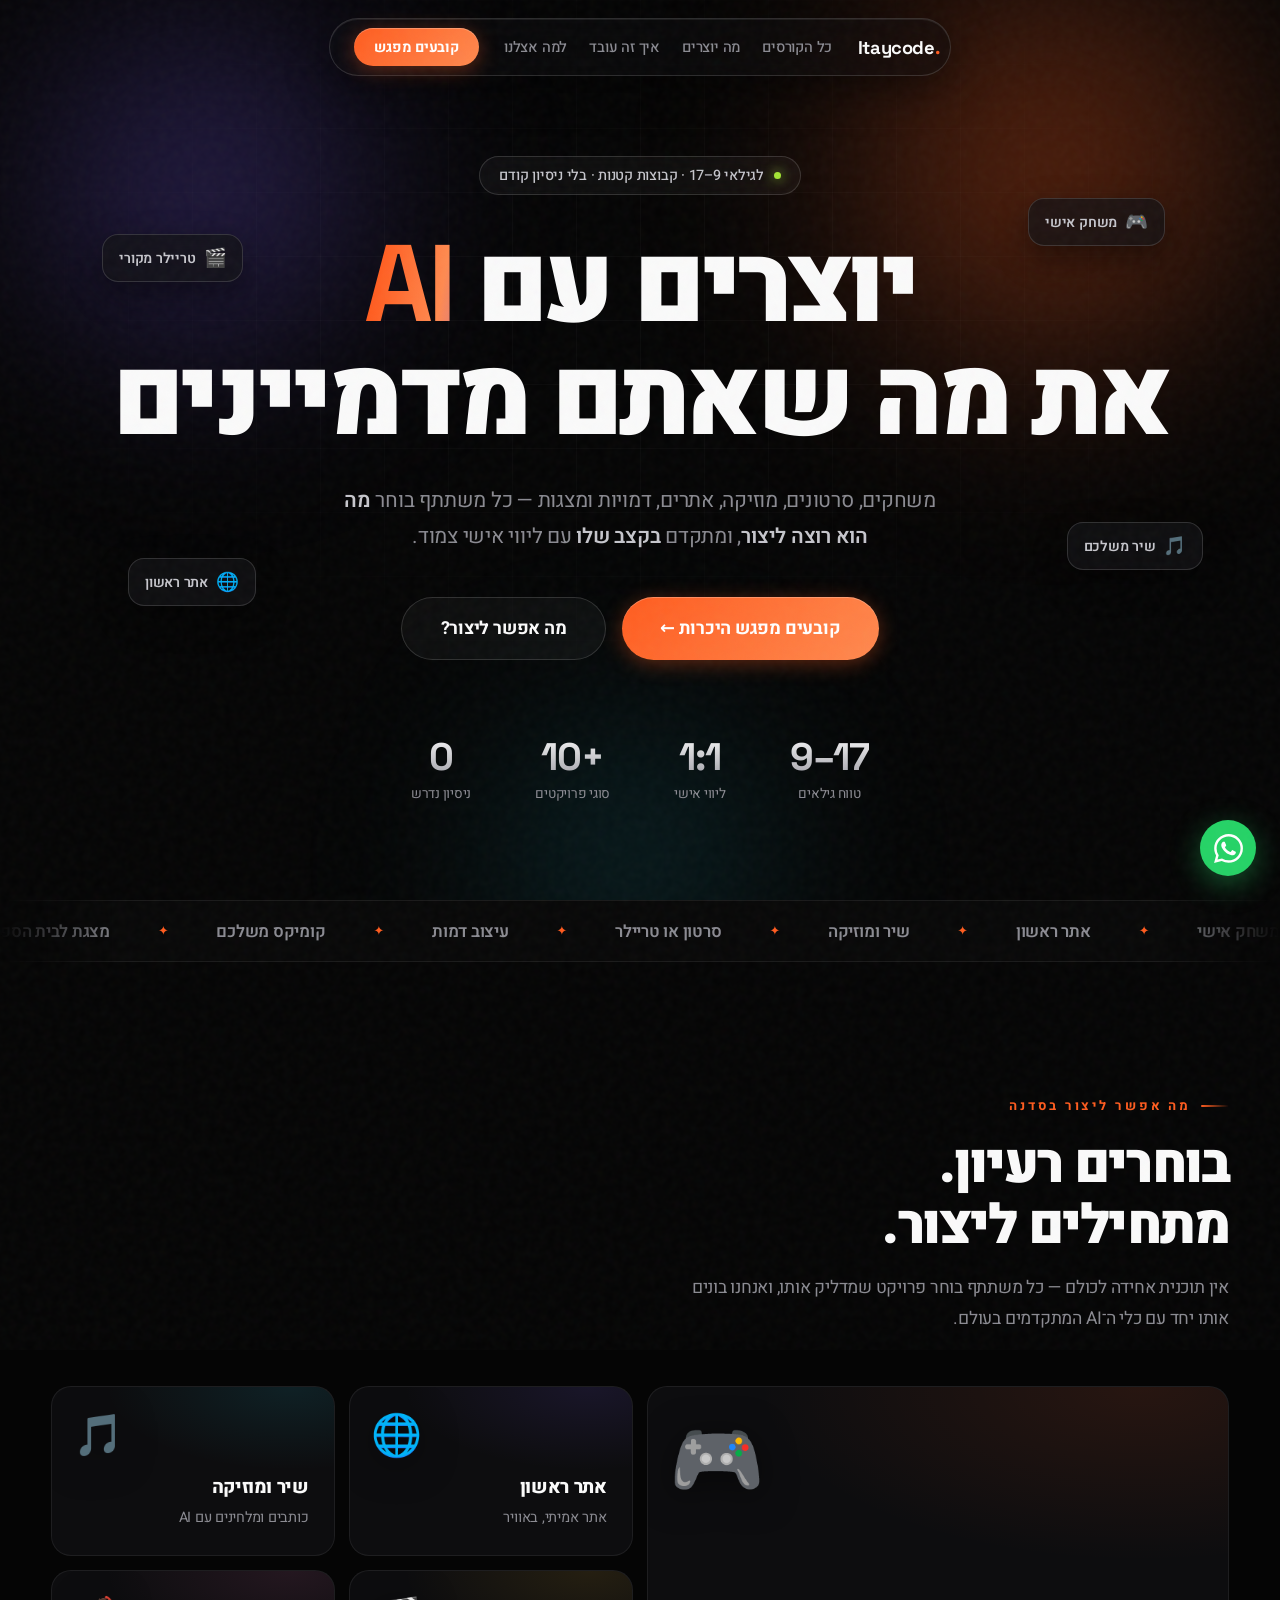
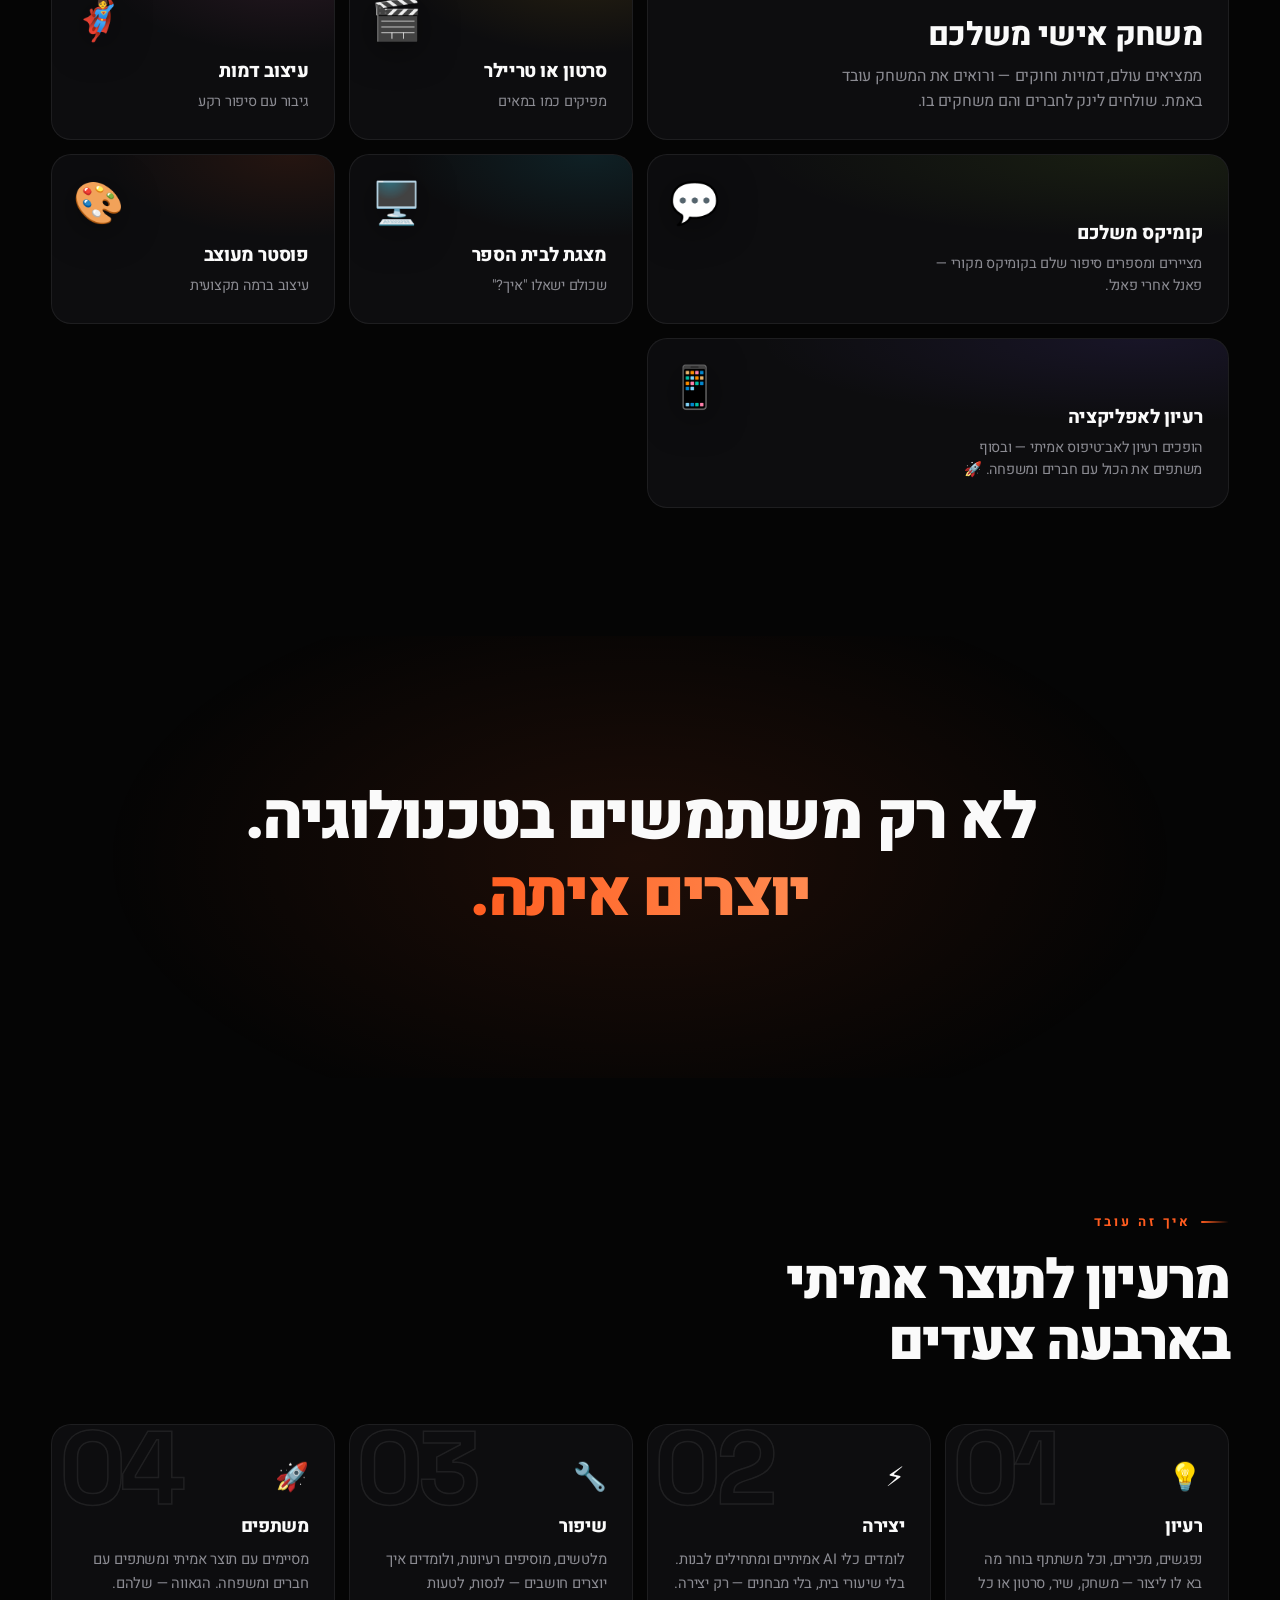
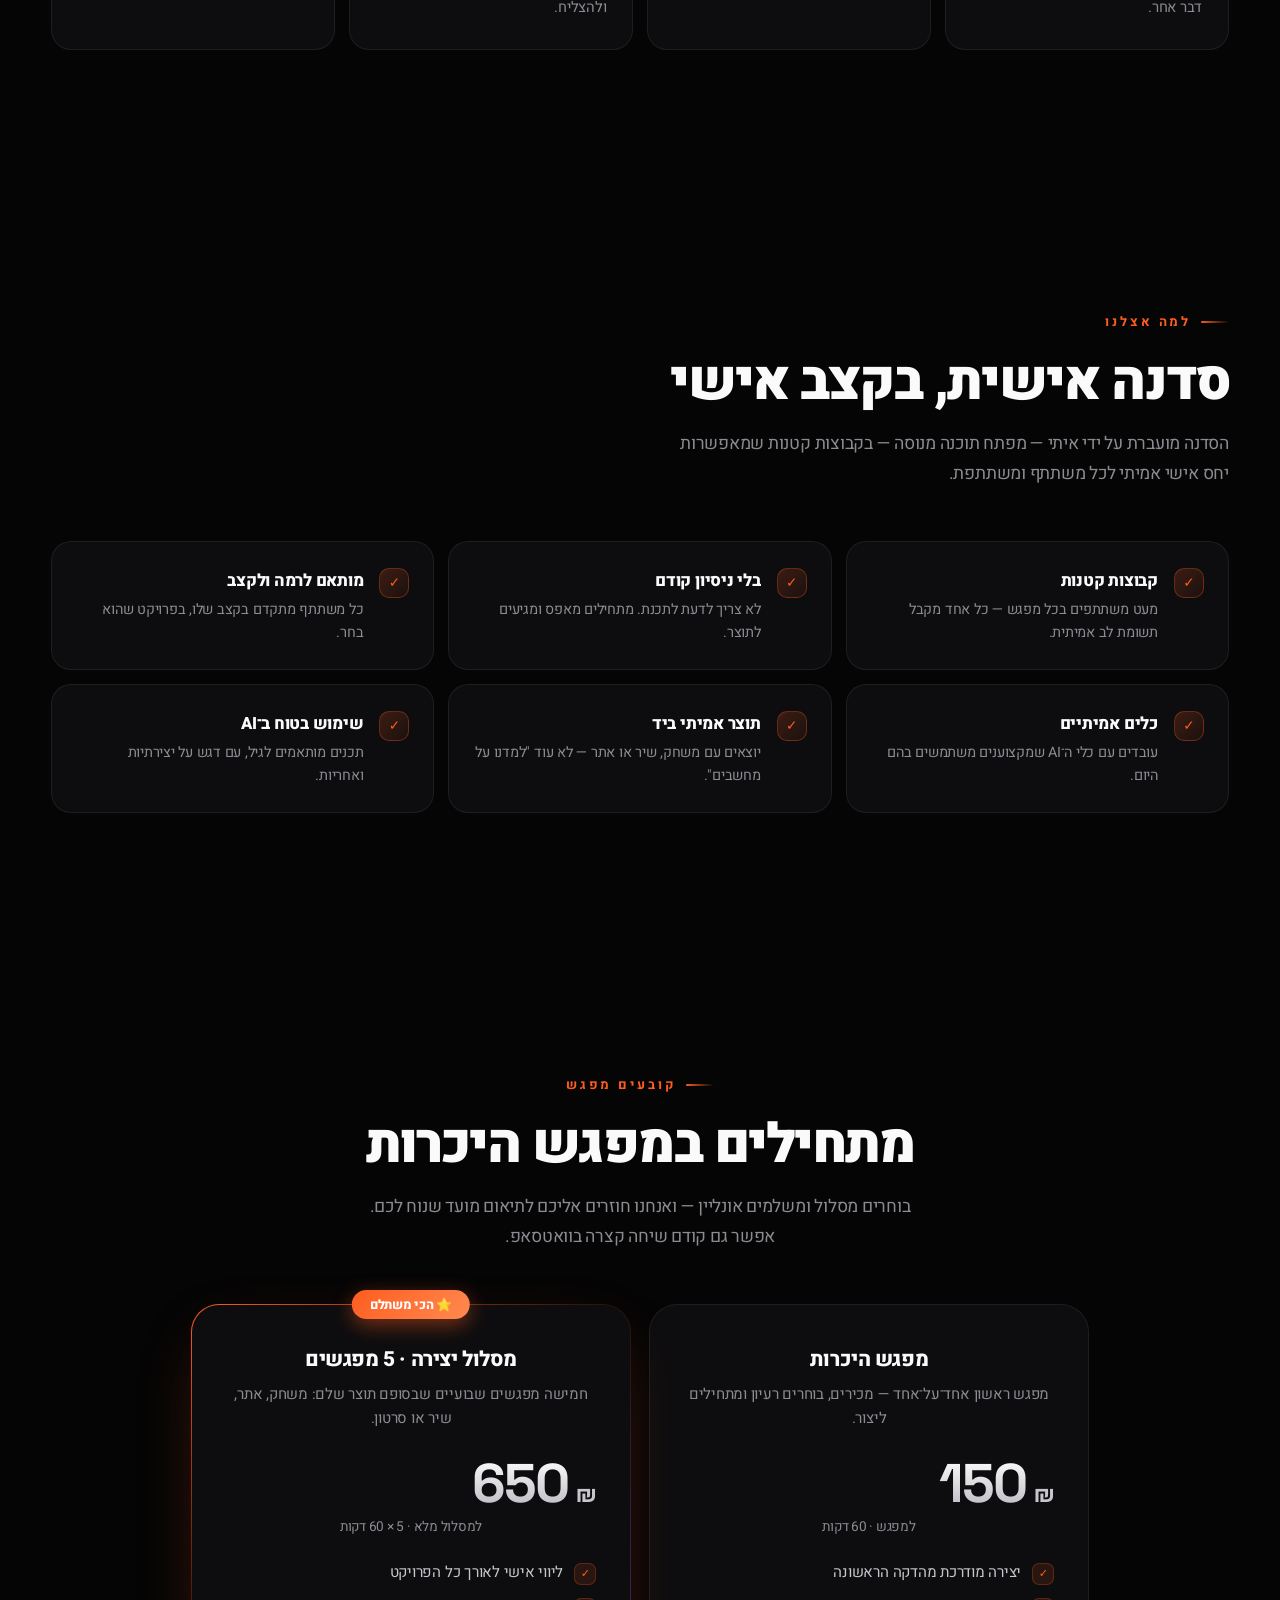
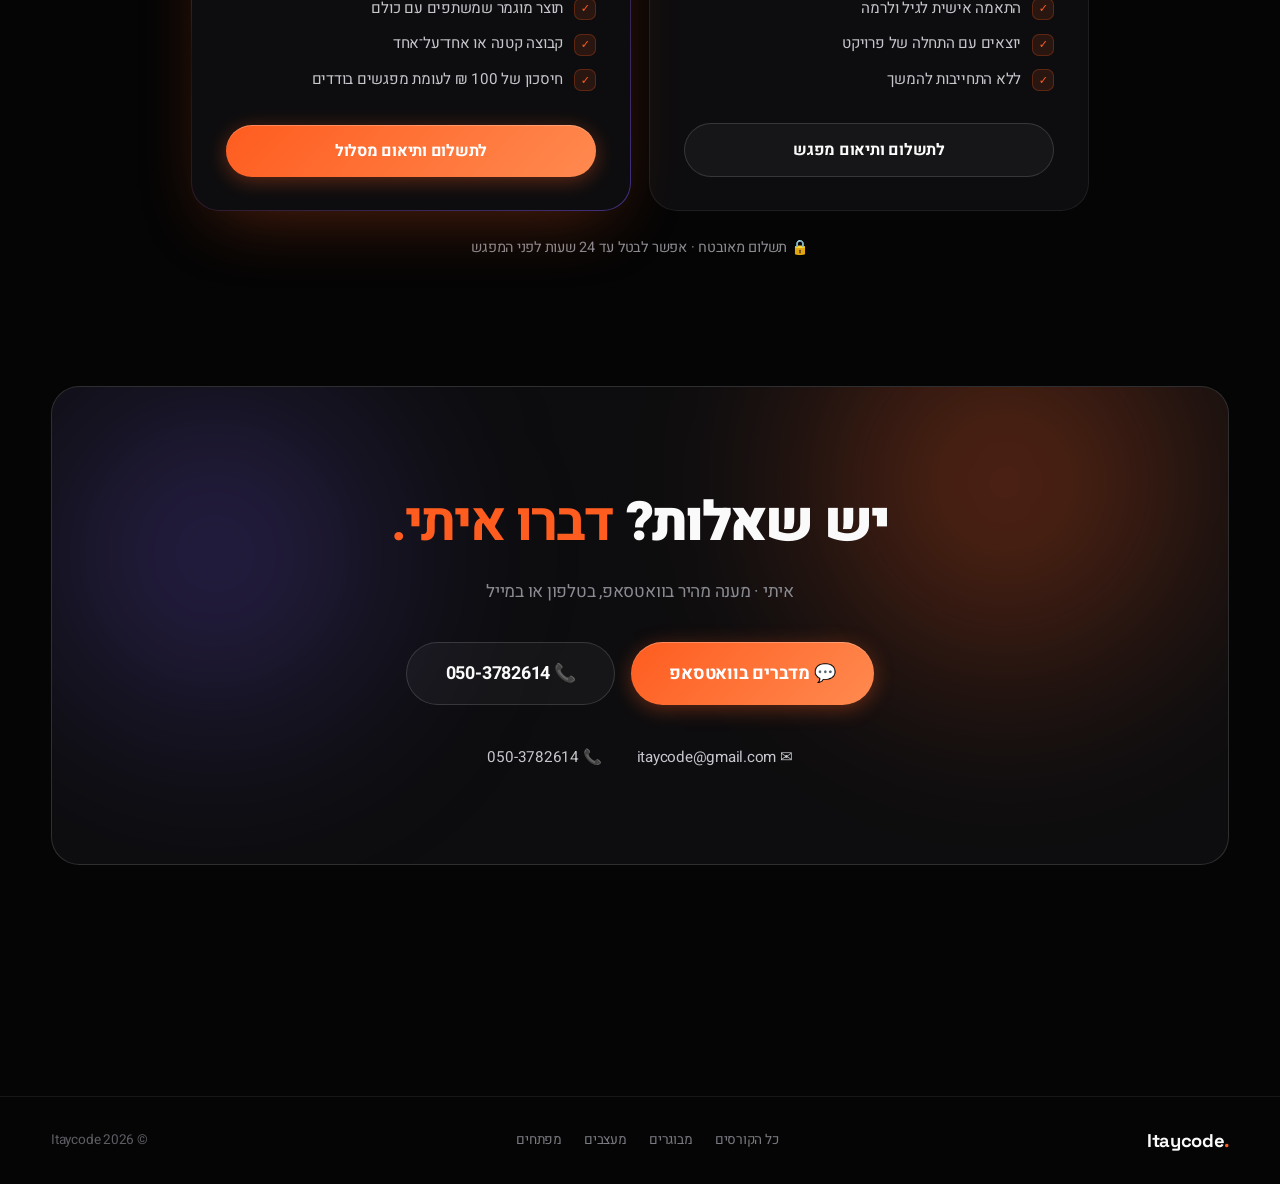
<file: kids/index.html>
<!DOCTYPE html>
<html lang="he" dir="rtl">
<head>
<meta charset="UTF-8">
<meta name="viewport" content="width=device-width, initial-scale=1.0">
<title>Itaycode · ילדים ונוער · יוצרים עם AI את מה שאתם מדמיינים</title>
<meta name="description" content="סדנת יצירה אישית עם AI לגילאי 9–17. משחקים, סרטונים, מוזיקה, אתרים, דמויות ומצגות. קבוצות קטנות, בלי ניסיון קודם.">
<meta name="theme-color" content="#050505">
<meta property="og:type" content="website">
<meta property="og:title" content="Itaycode · ילדים ונוער · יוצרים עם AI">
<meta property="og:description" content="סדנת יצירה אישית עם AI לגילאי 9–17 — משחקים, סרטונים, מוזיקה ואתרים. קבוצות קטנות, בלי ניסיון קודם. קובעים מפגש היכרות.">
<meta property="og:locale" content="he_IL">
<meta name="twitter:card" content="summary">
<link rel="icon" href="data:image/svg+xml,%3Csvg xmlns='http://www.w3.org/2000/svg' viewBox='0 0 100 100'%3E%3Crect width='100' height='100' rx='22' fill='%23050505'/%3E%3Ctext x='50' y='72' font-size='62' text-anchor='middle' font-family='Arial' font-weight='900' fill='%23ff5c1f'%3EI.%3C/text%3E%3C/svg%3E">
<link rel="preconnect" href="https://fonts.googleapis.com">
<link rel="preconnect" href="https://fonts.gstatic.com" crossorigin>
<link href="https://fonts.googleapis.com/css2?family=Heebo:wght@300;400;500;600;700;800;900&family=Space+Grotesk:wght@500;700&display=swap" rel="stylesheet">
<link rel="stylesheet" href="../assets/style.css">
<!-- accent: orange (default) -->
</head>
<body>

<nav>
  <div class="nav-inner">
    <a class="logo" href="/">Itaycode<b>.</b></a>
    <div class="nav-links">
      <a href="/">כל הקורסים</a>
      <a href="#create">מה יוצרים</a>
      <a href="#how">איך זה עובד</a>
      <a href="#why">למה אצלנו</a>
    </div>
    <a class="btn sm" href="#book">קובעים מפגש</a>
  </div>
</nav>

<!-- ═══════════ HERO ═══════════ -->
<header class="hero" id="top">
  <div class="mesh" aria-hidden="true"><i></i><i></i><i></i></div>
  <div class="hero-grid" aria-hidden="true"></div>

  <div class="chips" aria-hidden="true">
    <div class="chip" style="top:22%;inset-inline-start:9%;--tilt:3deg;animation-delay:.8s"><span>🎮</span> משחק אישי</div>
    <div class="chip" style="top:58%;inset-inline-start:6%;--tilt:-2deg;animation-delay:1.5s"><span>🎵</span> שיר משלכם</div>
    <div class="chip" style="top:26%;inset-inline-end:8%;--tilt:-3deg;animation-delay:1.1s"><span>🎬</span> טריילר מקורי</div>
    <div class="chip" style="top:62%;inset-inline-end:10%;--tilt:2deg;animation-delay:1.9s"><span>🌐</span> אתר ראשון</div>
  </div>

  <div class="inner">
    <div class="pill"><span class="dot"></span> לגילאי 9–17 · קבוצות קטנות · בלי ניסיון קודם</div>
    <h1>יוצרים עם <span class="fx en">AI</span><br>את מה שאתם מדמיינים</h1>
    <p class="sub">משחקים, סרטונים, מוזיקה, אתרים, דמויות ומצגות — כל משתתף בוחר <b>מה הוא רוצה ליצור</b>, ומתקדם <b>בקצב שלו</b> עם ליווי אישי צמוד.</p>
    <div class="hero-ctas">
      <a class="btn xl" href="#book">קובעים מפגש היכרות ←</a>
      <a class="btn ghost xl" href="#create">מה אפשר ליצור?</a>
    </div>
    <div class="stats">
      <div class="stat"><div class="num en">9–17</div><div class="lbl">טווח גילאים</div></div>
      <div class="stat"><div class="num en">1:1</div><div class="lbl">ליווי אישי</div></div>
      <div class="stat"><div class="num en">10+</div><div class="lbl">סוגי פרויקטים</div></div>
      <div class="stat"><div class="num en">0</div><div class="lbl">ניסיון נדרש</div></div>
    </div>
  </div>
</header>

<div class="marquee" aria-hidden="true">
  <div class="track">
    <span>משחק אישי</span><span>אתר ראשון</span><span>שיר ומוזיקה</span><span>סרטון או טריילר</span><span>עיצוב דמות</span><span>קומיקס משלכם</span><span>מצגת לבית הספר</span><span>פוסטר מעוצב</span><span>רעיון לאפליקציה</span>
    <span>משחק אישי</span><span>אתר ראשון</span><span>שיר ומוזיקה</span><span>סרטון או טריילר</span><span>עיצוב דמות</span><span>קומיקס משלכם</span><span>מצגת לבית הספר</span><span>פוסטר מעוצב</span><span>רעיון לאפליקציה</span>
  </div>
</div>

<!-- ═══════════ BENTO ═══════════ -->
<section id="create">
  <div class="wrap">
    <div class="rv"><span class="eyebrow">מה אפשר ליצור בסדנה</span>
      <h2 class="title">בוחרים רעיון.<br>מתחילים ליצור.</h2>
      <p class="lead">אין תוכנית אחידה לכולם — כל משתתף בוחר פרויקט שמדליק אותו, ואנחנו בונים אותו יחד עם כלי ה־AI המתקדמים בעולם.</p>
    </div>
    <div class="bento">
      <div class="tile big rv" style="--tint:rgba(255,92,31,.22)">
        <div class="glow"></div><div class="emoji">🎮</div>
        <h3>משחק אישי משלכם</h3>
        <p>ממציאים עולם, דמויות וחוקים — ורואים את המשחק עובד באמת. שולחים לינק לחברים והם משחקים בו.</p>
      </div>
      <div class="tile rv d1" style="--tint:rgba(124,92,255,.22)">
        <div class="glow"></div><div class="emoji">🌐</div>
        <h3>אתר ראשון</h3><p>אתר אמיתי, באוויר</p>
      </div>
      <div class="tile rv d2" style="--tint:rgba(34,211,238,.2)">
        <div class="glow"></div><div class="emoji">🎵</div>
        <h3>שיר ומוזיקה</h3><p>כותבים ומלחינים עם AI</p>
      </div>
      <div class="tile rv d2" style="--tint:rgba(251,191,36,.2)">
        <div class="glow"></div><div class="emoji">🎬</div>
        <h3>סרטון או טריילר</h3><p>מפיקים כמו במאים</p>
      </div>
      <div class="tile rv d3" style="--tint:rgba(244,114,182,.2)">
        <div class="glow"></div><div class="emoji">🦸</div>
        <h3>עיצוב דמות</h3><p>גיבור עם סיפור רקע</p>
      </div>
      <div class="tile wide rv d3" style="--tint:rgba(163,230,53,.16)">
        <div class="glow"></div><div class="emoji">💬</div>
        <h3>קומיקס משלכם</h3><p>מציירים ומספרים סיפור שלם בקומיקס מקורי — פאנל אחרי פאנל.</p>
      </div>
      <div class="tile rv d4" style="--tint:rgba(34,211,238,.2)">
        <div class="glow"></div><div class="emoji">🖥️</div>
        <h3>מצגת לבית הספר</h3><p>שכולם ישאלו "איך?"</p>
      </div>
      <div class="tile rv d4" style="--tint:rgba(255,92,31,.2)">
        <div class="glow"></div><div class="emoji">🎨</div>
        <h3>פוסטר מעוצב</h3><p>עיצוב ברמה מקצועית</p>
      </div>
      <div class="tile wide rv d5" style="--tint:rgba(124,92,255,.2)">
        <div class="glow"></div><div class="emoji">📱</div>
        <h3>רעיון לאפליקציה</h3><p>הופכים רעיון לאב־טיפוס אמיתי — ובסוף משתפים את הכול עם חברים ומשפחה. 🚀</p>
      </div>
    </div>
  </div>
</section>

<!-- ═══════════ STATEMENT ═══════════ -->
<div class="statement">
  <h2 class="rv">לא רק משתמשים בטכנולוגיה.<br><span class="shine">יוצרים איתה.</span></h2>
</div>

<!-- ═══════════ HOW ═══════════ -->
<section id="how">
  <div class="wrap">
    <div class="rv"><span class="eyebrow">איך זה עובד</span>
      <h2 class="title">מרעיון לתוצר אמיתי<br>בארבעה צעדים</h2>
    </div>
    <div class="steps">
      <div class="step rv"><div class="ic">💡</div><h3>רעיון</h3><p>נפגשים, מכירים, וכל משתתף בוחר מה בא לו ליצור — משחק, שיר, סרטון או כל דבר אחר.</p></div>
      <div class="step rv d1"><div class="ic">⚡</div><h3>יצירה</h3><p>לומדים כלי AI אמיתיים ומתחילים לבנות. בלי שיעורי בית, בלי מבחנים — רק יצירה.</p></div>
      <div class="step rv d2"><div class="ic">🔧</div><h3>שיפור</h3><p>מלטשים, מוסיפים רעיונות, ולומדים איך יוצרים חושבים — לנסות, לטעות ולהצליח.</p></div>
      <div class="step rv d3"><div class="ic">🚀</div><h3>משתפים</h3><p>מסיימים עם תוצר אמיתי ומשתפים עם חברים ומשפחה. הגאווה — שלהם.</p></div>
    </div>
  </div>
</section>

<!-- ═══════════ WHY ═══════════ -->
<section id="why">
  <div class="wrap">
    <div class="rv"><span class="eyebrow">למה אצלנו</span>
      <h2 class="title">סדנה אישית, בקצב אישי</h2>
      <p class="lead">הסדנה מועברת על ידי איתי — מפתח תוכנה מנוסה — בקבוצות קטנות שמאפשרות יחס אישי אמיתי לכל משתתף ומשתתפת.</p>
    </div>
    <div class="feats">
      <div class="feat rv"><div class="ck">✓</div><div><h3>קבוצות קטנות</h3><p>מעט משתתפים בכל מפגש — כל אחד מקבל תשומת לב אמיתית.</p></div></div>
      <div class="feat rv d1"><div class="ck">✓</div><div><h3>בלי ניסיון קודם</h3><p>לא צריך לדעת לתכנת. מתחילים מאפס ומגיעים לתוצר.</p></div></div>
      <div class="feat rv d2"><div class="ck">✓</div><div><h3>מותאם לרמה ולקצב</h3><p>כל משתתף מתקדם בקצב שלו, בפרויקט שהוא בחר.</p></div></div>
      <div class="feat rv d3"><div class="ck">✓</div><div><h3>כלים אמיתיים</h3><p>עובדים עם כלי ה־AI שמקצוענים משתמשים בהם היום.</p></div></div>
      <div class="feat rv d4"><div class="ck">✓</div><div><h3>תוצר אמיתי ביד</h3><p>יוצאים עם משחק, שיר או אתר — לא עוד "למדנו על מחשבים".</p></div></div>
      <div class="feat rv d5"><div class="ck">✓</div><div><h3>שימוש בטוח ב־AI</h3><p>תכנים מותאמים לגיל, עם דגש על יצירתיות ואחריות.</p></div></div>
    </div>
  </div>
</section>

<!-- ═══════════ PRICING ═══════════ -->
<section id="book">
  <div class="wrap" style="text-align:center">
    <div class="rv"><span class="eyebrow" style="justify-content:center">קובעים מפגש</span>
      <h2 class="title">מתחילים במפגש היכרות</h2>
      <p class="lead" style="margin-inline:auto">בוחרים מסלול ומשלמים אונליין — ואנחנו חוזרים אליכם לתיאום מועד שנוח לכם. אפשר גם קודם שיחה קצרה בוואטסאפ.</p>
    </div>
    <div class="plans">
      <div class="plan rv d1">
        <h3>מפגש היכרות</h3>
        <p class="pd">מפגש ראשון אחד־על־אחד — מכירים, בוחרים רעיון ומתחילים ליצור.</p>
        <div class="amount"><span class="n">150</span><span class="c">₪</span></div>
        <div class="per">למפגש · 60 דקות</div>
        <ul>
          <li>יצירה מודרכת מהדקה הראשונה</li>
          <li>התאמה אישית לגיל ולרמה</li>
          <li>יוצאים עם התחלה של פרויקט</li>
          <li>ללא התחייבות להמשך</li>
        </ul>
        <a class="btn ghost" href="https://wa.me/972503782614?text=%D7%94%D7%99%D7%99%20%D7%90%D7%99%D7%AA%D7%99%2C%20%D7%90%D7%A9%D7%9E%D7%97%20%D7%9C%D7%A7%D7%91%D7%95%D7%A2%20%D7%9E%D7%A4%D7%92%D7%A9%20%D7%94%D7%99%D7%9B%D7%A8%D7%95%D7%AA%20%D7%9C%D7%99%D7%9C%D7%93%D7%99%D7%9D" target="_blank" rel="noopener" data-pay="intro">לתשלום ותיאום מפגש</a>
      </div>
      <div class="plan hot rv d2">
        <div class="flag">⭐ הכי משתלם</div>
        <h3>מסלול יצירה · 5 מפגשים</h3>
        <p class="pd">חמישה מפגשים שבועיים שבסופם תוצר שלם: משחק, אתר, שיר או סרטון.</p>
        <div class="amount"><span class="n">650</span><span class="c">₪</span></div>
        <div class="per">למסלול מלא · 5 × 60 דקות</div>
        <ul>
          <li>ליווי אישי לאורך כל הפרויקט</li>
          <li>תוצר מוגמר שמשתפים עם כולם</li>
          <li>קבוצה קטנה או אחד־על־אחד</li>
          <li>חיסכון של 100 ₪ לעומת מפגשים בודדים</li>
        </ul>
        <a class="btn" href="https://wa.me/972503782614?text=%D7%94%D7%99%D7%99%20%D7%90%D7%99%D7%AA%D7%99%2C%20%D7%90%D7%A9%D7%9E%D7%97%20%D7%9C%D7%94%D7%99%D7%A8%D7%A9%D7%9D%20%D7%9C%D7%9E%D7%A1%D7%9C%D7%95%D7%9C%205%20%D7%94%D7%9E%D7%A4%D7%92%D7%A9%D7%99%D7%9D%20%D7%9C%D7%99%D7%9C%D7%93%D7%99%D7%9D" target="_blank" rel="noopener" data-pay="course">לתשלום ותיאום מסלול</a>
      </div>
    </div>
    <p class="plans-note">🔒 תשלום מאובטח · אפשר לבטל עד 24 שעות לפני המפגש</p>
  </div>
</section>

<!-- ═══════════ CTA ═══════════ -->
<section style="padding-top:0">
  <div class="cta rv">
    <div class="mesh" aria-hidden="true"><i></i><i></i></div>
    <div class="inner">
      <h2>יש שאלות? <b>דברו איתי.</b></h2>
      <p>איתי · מענה מהיר בוואטסאפ, בטלפון או במייל</p>
      <div class="cta-btns">
        <a class="btn xl" href="https://wa.me/972503782614?text=%D7%94%D7%99%D7%99%20%D7%90%D7%99%D7%AA%D7%99%2C%20%D7%90%D7%A9%D7%9E%D7%97%20%D7%9C%D7%A9%D7%9E%D7%95%D7%A2%20%D7%A2%D7%9C%20%D7%A1%D7%93%D7%A0%D7%AA%20%D7%94%2DAI%20%D7%9C%D7%99%D7%9C%D7%93%D7%99%D7%9D" target="_blank" rel="noopener">💬 מדברים בוואטסאפ</a>
        <a class="btn ghost xl" href="tel:+972503782614">📞 050-3782614</a>
      </div>
      <div class="cta-meta">
        <a href="mailto:itaycode@gmail.com">✉️ itaycode@gmail.com</a>
        <a href="tel:+972503782614">📞 050-3782614</a>
      </div>
    </div>
  </div>
</section>

<footer>
  <a class="logo" href="/">Itaycode<b>.</b></a>
  <div class="flinks">
    <a href="/">כל הקורסים</a>
    <a href="/adults">מבוגרים</a>
    <a href="/designers">מעצבים</a>
    <a href="/developers">מפתחים</a>
  </div>
  <div>© 2026 Itaycode</div>
</footer>

<a class="wa" href="https://wa.me/972503782614" target="_blank" rel="noopener" aria-label="WhatsApp">
  <svg viewBox="0 0 24 24" fill="currentColor"><path d="M17.472 14.382c-.297-.149-1.758-.867-2.03-.967-.273-.099-.471-.148-.67.15-.197.297-.767.966-.94 1.164-.173.199-.347.223-.644.075-.297-.15-1.255-.463-2.39-1.475-.883-.788-1.48-1.761-1.653-2.059-.173-.297-.018-.458.13-.606.134-.133.297-.347.446-.52.149-.174.198-.298.297-.497.1-.198.05-.371-.025-.52-.074-.149-.669-1.612-.916-2.207-.242-.579-.487-.5-.669-.51-.173-.008-.371-.01-.57-.01-.198 0-.52.074-.792.372-.272.297-1.04 1.016-1.04 2.479 0 1.462 1.065 2.875 1.213 3.074.149.198 2.096 3.2 5.077 4.487.709.306 1.262.489 1.694.625.712.227 1.36.195 1.871.118.571-.085 1.758-.719 2.006-1.413.248-.694.248-1.289.173-1.413-.074-.124-.272-.198-.57-.347m-5.421 7.403h-.004a9.87 9.87 0 01-5.031-1.378l-.361-.214-3.741.982.998-3.648-.235-.374a9.86 9.86 0 01-1.51-5.26c.001-5.45 4.436-9.884 9.888-9.884 2.64 0 5.122 1.03 6.988 2.898a9.825 9.825 0 012.893 6.994c-.003 5.45-4.437 9.884-9.885 9.884m8.413-18.297A11.815 11.815 0 0012.05 0C5.495 0 .16 5.335.157 11.892c0 2.096.547 4.142 1.588 5.945L.057 24l6.305-1.654a11.882 11.882 0 005.683 1.448h.005c6.554 0 11.89-5.335 11.893-11.893a11.821 11.821 0 00-3.48-8.413z"/></svg>
</a>

<script>
// payment links — paste real payment URLs to replace the WhatsApp fallback
const PAYMENT_LINKS = { intro: "", course: "" };
document.querySelectorAll("[data-pay]").forEach(a => {
  const url = PAYMENT_LINKS[a.dataset.pay];
  if (url) a.href = url;
});
const io = new IntersectionObserver(es => es.forEach(e => {
  if (e.isIntersecting) { e.target.classList.add("in"); io.unobserve(e.target); }
}), { threshold: .1 });
document.querySelectorAll(".rv").forEach(el => io.observe(el));
</script>
</body>
</html>
</file>
<file: assets/style.css>
:root{
  --bg:#050505;
  --surface:#0d0d0f;
  --surface2:#131316;
  --border:rgba(255,255,255,.07);
  --border-strong:rgba(255,255,255,.14);
  /* per-page accent — override in each page's <style> */
  --accent:#ff5c1f;
  --accent-soft:#ff8a50;
  --acc-rgb:255,92,31;
  --fx-end:#7c5cff;
  --violet:#7c5cff;
  --cyan:#22d3ee;
  --pink:#f472b6;
  --lime:#a3e635;
  --amber:#fbbf24;
  --txt:#fafafa;
  --dim:#8b8b92;
  --mid:#c6c6cc;
  --r:20px;
  --r-lg:28px;
  --pad:clamp(20px,4vw,64px);
  --ease:cubic-bezier(.65,.05,0,1);
  --bounce:cubic-bezier(.34,1.56,.64,1);
}
*{margin:0;padding:0;box-sizing:border-box}
html{scroll-behavior:smooth}
body{
  background:var(--bg);
  color:var(--txt);
  font-family:'Heebo',system-ui,sans-serif;
  letter-spacing:-.015em;
  overflow-x:hidden;
  -webkit-font-smoothing:antialiased;
}
::selection{background:var(--accent);color:#fff}
.en{font-family:'Space Grotesk','Heebo',sans-serif;direction:ltr;unicode-bidi:isolate}

/* ═══════════ grain overlay ═══════════ */
body::after{
  content:'';position:fixed;inset:-50%;z-index:200;pointer-events:none;
  background-image:url("data:image/svg+xml,%3Csvg viewBox='0 0 256 256' xmlns='http://www.w3.org/2000/svg'%3E%3Cfilter id='n'%3E%3CfeTurbulence type='fractalNoise' baseFrequency='0.85' numOctaves='2' stitchTiles='stitch'/%3E%3C/filter%3E%3Crect width='100%25' height='100%25' filter='url(%23n)'/%3E%3C/svg%3E");
  opacity:.035;
  animation:grain 9s steps(6) infinite;
}
@keyframes grain{
  0%,100%{transform:translate(0,0)}16%{transform:translate(-3%,2%)}33%{transform:translate(2%,-3%)}
  50%{transform:translate(-2%,-2%)}66%{transform:translate(3%,2%)}83%{transform:translate(-1%,3%)}
}

/* ═══════════ nav ═══════════ */
nav{
  position:fixed;top:18px;inset-inline:0;z-index:100;
  display:flex;justify-content:center;
  padding:0 var(--pad);
  pointer-events:none;
}
.nav-inner{
  pointer-events:auto;
  display:flex;align-items:center;gap:clamp(.8rem,2vw,2rem);
  background:rgba(13,13,15,.55);
  backdrop-filter:blur(20px) saturate(1.4);
  -webkit-backdrop-filter:blur(20px) saturate(1.4);
  border:1px solid var(--border-strong);
  border-radius:100px;
  padding:.55rem .65rem .55rem 1.5rem;
  box-shadow:0 12px 40px rgba(0,0,0,.5), inset 0 1px 0 rgba(255,255,255,.08);
}
.logo{
  font-family:'Space Grotesk','Heebo',sans-serif;
  font-weight:700;font-size:1.15rem;color:var(--txt);text-decoration:none;
  direction:ltr;unicode-bidi:isolate;letter-spacing:-.02em;
}
.logo b{color:var(--accent)}
.nav-links{display:flex;gap:1.4rem;align-items:center}
.nav-links a{color:var(--dim);text-decoration:none;font-size:.92rem;font-weight:500;transition:color .2s}
.nav-links a:hover{color:var(--txt)}
@media(max-width:700px){
  .nav-links{display:none}
  .nav-inner{padding:.5rem .55rem .5rem 1.2rem;gap:.9rem}
}

/* ═══════════ buttons ═══════════ */
.btn{
  display:inline-flex;align-items:center;justify-content:center;gap:.55rem;
  background:linear-gradient(135deg,var(--accent),var(--accent-soft));
  color:#fff;border:none;cursor:pointer;text-decoration:none;
  font-family:inherit;font-weight:700;font-size:1rem;
  padding:.85rem 1.8rem;border-radius:100px;
  box-shadow:0 4px 20px rgba(var(--acc-rgb),.35), inset 0 1px 0 rgba(255,255,255,.25);
  transition:transform .35s var(--bounce),box-shadow .35s;
  position:relative;overflow:hidden;
}
.btn::before{
  content:'';position:absolute;inset:0;
  background:linear-gradient(105deg,transparent 40%,rgba(255,255,255,.35) 50%,transparent 60%);
  transform:translateX(150%);
  transition:transform .7s var(--ease);
}
.btn:hover{transform:translateY(-3px) scale(1.02);box-shadow:0 12px 36px rgba(var(--acc-rgb),.5), inset 0 1px 0 rgba(255,255,255,.25)}
.btn:hover::before{transform:translateX(-150%)}
.btn.sm{padding:.55rem 1.25rem;font-size:.9rem}
.btn.xl{padding:1.05rem 2.4rem;font-size:1.12rem}
.btn.ghost{
  background:rgba(255,255,255,.04);color:var(--txt);
  border:1px solid var(--border-strong);
  box-shadow:none;
}
.btn.ghost:hover{background:rgba(255,255,255,.08);box-shadow:0 8px 24px rgba(0,0,0,.4)}
.btn.ghost::before{display:none}

/* ═══════════ hero ═══════════ */
.hero{
  min-height:100svh;
  display:flex;flex-direction:column;align-items:center;justify-content:center;
  text-align:center;position:relative;
  padding:120px var(--pad) 60px;
  overflow:hidden;
}
.hero.short{min-height:88svh}
.mesh{position:absolute;inset:0;pointer-events:none}
.mesh i{position:absolute;border-radius:50%;filter:blur(90px);will-change:transform}
.mesh i:nth-child(1){
  width:52vw;height:52vw;max-width:680px;max-height:680px;
  background:radial-gradient(circle,rgba(var(--acc-rgb),.42),transparent 60%);
  top:-18%;inset-inline-start:-8%;
  animation:drift 18s ease-in-out infinite alternate;
}
.mesh i:nth-child(2){
  width:44vw;height:44vw;max-width:560px;max-height:560px;
  background:radial-gradient(circle,rgba(124,92,255,.35),transparent 60%);
  top:-10%;inset-inline-end:-6%;
  animation:drift 22s -6s ease-in-out infinite alternate-reverse;
}
.mesh i:nth-child(3){
  width:38vw;height:38vw;max-width:480px;max-height:480px;
  background:radial-gradient(circle,rgba(34,211,238,.18),transparent 60%);
  bottom:-22%;inset-inline-start:32%;
  animation:drift 26s -12s ease-in-out infinite alternate;
}
@keyframes drift{
  0%{transform:translate(0,0) scale(1)}
  100%{transform:translate(-8%,9%) scale(1.18)}
}
.hero-grid{
  position:absolute;inset:0;pointer-events:none;
  background-image:
    linear-gradient(rgba(255,255,255,.028) 1px,transparent 1px),
    linear-gradient(90deg,rgba(255,255,255,.028) 1px,transparent 1px);
  background-size:64px 64px;
  mask-image:radial-gradient(ellipse 75% 65% at 50% 35%,#000 20%,transparent 72%);
  -webkit-mask-image:radial-gradient(ellipse 75% 65% at 50% 35%,#000 20%,transparent 72%);
}
.hero > .inner{position:relative;z-index:2;display:flex;flex-direction:column;align-items:center;max-width:1100px}

.pill{
  display:inline-flex;align-items:center;gap:.6rem;
  background:rgba(255,255,255,.04);
  border:1px solid var(--border-strong);
  border-radius:100px;padding:.5rem 1.2rem;
  font-size:.9rem;font-weight:500;color:var(--mid);
  backdrop-filter:blur(10px);
  margin-bottom:2rem;
  animation:rise .9s var(--ease) both;
}
.pill .dot{width:7px;height:7px;border-radius:50%;background:var(--lime);box-shadow:0 0 12px var(--lime);animation:pulse 2s infinite}
@keyframes pulse{50%{opacity:.35}}

.hero h1{
  font-size:clamp(2.9rem,8.5vw,7rem);
  font-weight:900;line-height:1.04;letter-spacing:-.04em;
  animation:rise .9s .12s var(--ease) both;
}
.hero.short h1{font-size:clamp(2.6rem,7vw,5.6rem)}
.hero h1 .fx{
  position:relative;display:inline-block;
  background:linear-gradient(100deg,var(--accent) 10%,var(--accent-soft) 45%,var(--fx-end) 90%);
  background-size:200% 100%;
  -webkit-background-clip:text;background-clip:text;-webkit-text-fill-color:transparent;
  animation:hue 6s ease-in-out infinite alternate;
}
@keyframes hue{to{background-position:100% 0}}
.hero .sub{
  margin-top:1.6rem;max-width:52ch;
  font-size:clamp(1.05rem,2.2vw,1.3rem);
  color:var(--dim);line-height:1.75;font-weight:400;
  animation:rise .9s .24s var(--ease) both;
}
.hero .sub b{color:var(--mid);font-weight:600}
.hero-ctas{
  display:flex;gap:1rem;flex-wrap:wrap;justify-content:center;
  margin-top:2.6rem;
  animation:rise .9s .36s var(--ease) both;
}
@keyframes rise{from{opacity:0;transform:translateY(28px)}to{opacity:1;transform:none}}

/* floating chips */
.chips{position:absolute;inset:0;pointer-events:none;z-index:1}
.chip{
  position:absolute;
  display:flex;align-items:center;gap:.5rem;
  background:rgba(19,19,22,.7);
  border:1px solid var(--border-strong);
  border-radius:16px;padding:.6rem 1rem;
  font-size:.88rem;font-weight:600;color:var(--mid);
  backdrop-filter:blur(12px);
  box-shadow:0 12px 32px rgba(0,0,0,.45);
  animation:floaty 7s ease-in-out infinite;
  opacity:0;animation-fill-mode:both;
}
.chip span{font-size:1.15rem}
@keyframes floaty{
  0%{opacity:0;transform:translateY(20px)}
  8%{opacity:1}
  50%{transform:translateY(-14px) rotate(var(--tilt,2deg))}
  92%{opacity:1}
  100%{opacity:1;transform:translateY(0)}
}
@media(max-width:900px){.chip{display:none}}

/* stats strip */
.stats{
  position:relative;z-index:2;
  display:flex;gap:clamp(1.5rem,5vw,4.5rem);flex-wrap:wrap;justify-content:center;
  margin-top:4.5rem;
  animation:rise .9s .5s var(--ease) both;
}
.stat{text-align:center}
.stat .num{
  font-family:'Space Grotesk','Heebo',sans-serif;
  font-size:clamp(1.7rem,3.5vw,2.4rem);font-weight:700;letter-spacing:-.03em;
  background:linear-gradient(180deg,#fff,#9a9aa2);
  -webkit-background-clip:text;background-clip:text;-webkit-text-fill-color:transparent;
}
.stat .lbl{font-size:.85rem;color:var(--dim);margin-top:.2rem}

/* ═══════════ marquee ═══════════ */
.marquee{
  border-top:1px solid var(--border);border-bottom:1px solid var(--border);
  padding:1.1rem 0;overflow:hidden;
  background:rgba(255,255,255,.015);
  -webkit-mask-image:linear-gradient(90deg,transparent,#000 10%,#000 90%,transparent);
  mask-image:linear-gradient(90deg,transparent,#000 10%,#000 90%,transparent);
}
.marquee .track{display:flex;gap:3rem;width:max-content;animation:scroll 30s linear infinite}
.marquee span{
  display:flex;align-items:center;gap:3rem;white-space:nowrap;
  font-size:1.05rem;font-weight:600;color:var(--dim);
}
.marquee span::after{content:'✦';color:var(--accent);font-size:.8rem}
@keyframes scroll{to{transform:translateX(50%)}}

/* ═══════════ section scaffolding ═══════════ */
section{padding:clamp(5rem,10vw,8.5rem) var(--pad);position:relative;scroll-margin-top:70px}
.wrap{max-width:1200px;margin:0 auto}
.eyebrow{
  display:inline-flex;align-items:center;gap:.6rem;
  font-size:.82rem;font-weight:700;letter-spacing:.22em;color:var(--accent);
  margin-bottom:1.2rem;
}
.eyebrow::before{content:'';width:28px;height:2px;border-radius:2px;background:linear-gradient(90deg,var(--accent),transparent)}
h2.title{
  font-size:clamp(2rem,5vw,3.4rem);
  font-weight:900;letter-spacing:-.035em;line-height:1.12;
}
.lead{margin-top:1rem;color:var(--dim);font-size:1.1rem;line-height:1.75;max-width:56ch}

/* reveal */
.rv{opacity:0;transform:translateY(34px);transition:opacity .8s var(--ease),transform .8s var(--ease)}
.rv.in{opacity:1;transform:none}
.rv.d1{transition-delay:.08s}.rv.d2{transition-delay:.16s}.rv.d3{transition-delay:.24s}
.rv.d4{transition-delay:.32s}.rv.d5{transition-delay:.4s}

/* ═══════════ bento grid ═══════════ */
.bento{
  display:grid;gap:14px;margin-top:3.2rem;
  grid-template-columns:repeat(4,1fr);
  grid-auto-rows:170px;
}
.tile{
  position:relative;overflow:hidden;
  border-radius:var(--r);
  border:1px solid var(--border);
  background:var(--surface);
  padding:1.6rem;
  display:flex;flex-direction:column;justify-content:flex-end;
  transition:transform .45s var(--bounce),border-color .25s;
  cursor:default;
}
.tile:hover{transform:translateY(-6px);border-color:var(--border-strong)}
.tile .glow{
  position:absolute;inset:0;
  background:radial-gradient(120% 90% at 85% 0%,var(--tint) 0%,transparent 55%);
  opacity:.5;transition:opacity .4s;
}
.tile:hover .glow{opacity:.95}
.tile .emoji{
  position:absolute;top:1.2rem;inset-inline-end:1.3rem;
  font-size:clamp(2rem,3.2vw,2.8rem);
  filter:drop-shadow(0 6px 18px rgba(0,0,0,.5));
  transition:transform .45s var(--bounce);
}
.tile:hover .emoji{transform:scale(1.22) rotate(-8deg)}
.tile h3{font-size:1.18rem;font-weight:800;position:relative;letter-spacing:-.02em}
.tile p{position:relative;margin-top:.35rem;font-size:.9rem;color:var(--dim);line-height:1.55;max-width:34ch}
.tile.big{grid-column:span 2;grid-row:span 2}
.tile.wide{grid-column:span 2}
.tile.big .emoji{font-size:clamp(3.4rem,6vw,5rem)}
.tile.big h3{font-size:clamp(1.5rem,2.6vw,2rem)}
.tile.big p{font-size:1rem;max-width:40ch}
@media(max-width:1000px){.bento{grid-template-columns:repeat(2,1fr)}}
@media(max-width:560px){
  .bento{grid-template-columns:1fr;grid-auto-rows:auto}
  .tile{min-height:150px}
  .tile.big,.tile.wide{grid-column:auto;grid-row:auto}
}

/* ═══════════ course cards (hub) ═══════════ */
.courses{
  display:grid;grid-template-columns:repeat(2,1fr);gap:18px;margin-top:3.2rem;
}
@media(max-width:860px){.courses{grid-template-columns:1fr}}
.course{
  --cacc:var(--accent);--cacc-rgb:var(--acc-rgb);
  position:relative;overflow:hidden;display:block;text-decoration:none;color:inherit;
  border-radius:var(--r-lg);
  border:1px solid var(--border);
  background:var(--surface);
  padding:2.4rem 2.2rem 2.2rem;
  transition:transform .45s var(--bounce),border-color .25s,box-shadow .45s;
}
.course:hover{
  transform:translateY(-8px);
  border-color:rgba(var(--cacc-rgb),.45);
  box-shadow:0 30px 80px -30px rgba(var(--cacc-rgb),.4);
}
.course .cglow{
  position:absolute;inset:0;
  background:radial-gradient(110% 80% at 85% 0%,rgba(var(--cacc-rgb),.16),transparent 55%);
  opacity:.6;transition:opacity .4s;
}
.course:hover .cglow{opacity:1}
.course .cemoji{
  position:relative;
  width:64px;height:64px;border-radius:18px;
  display:flex;align-items:center;justify-content:center;
  font-size:2rem;
  background:linear-gradient(135deg,rgba(var(--cacc-rgb),.22),rgba(var(--cacc-rgb),.06));
  border:1px solid rgba(var(--cacc-rgb),.35);
  margin-bottom:1.4rem;
  transition:transform .45s var(--bounce);
}
.course:hover .cemoji{transform:scale(1.12) rotate(-6deg)}
.course .aud{
  position:relative;display:inline-block;
  font-size:.8rem;font-weight:700;letter-spacing:.14em;
  color:rgb(var(--cacc-rgb));margin-bottom:.6rem;
}
.course h3{position:relative;font-size:clamp(1.4rem,2.4vw,1.8rem);font-weight:900;letter-spacing:-.025em}
.course p{position:relative;margin-top:.6rem;color:var(--dim);font-size:.98rem;line-height:1.7;max-width:48ch}
.course .tags{position:relative;display:flex;gap:.5rem;flex-wrap:wrap;margin-top:1.2rem}
.course .tags span{
  font-size:.8rem;font-weight:600;color:var(--mid);
  background:rgba(255,255,255,.05);
  border:1px solid var(--border);
  border-radius:100px;padding:.3rem .8rem;
}
.course .go{
  position:relative;display:inline-flex;align-items:center;gap:.5rem;
  margin-top:1.6rem;font-weight:800;font-size:.98rem;
  color:rgb(var(--cacc-rgb));
}
.course .go i{font-style:normal;transition:transform .3s var(--bounce);display:inline-block}
.course:hover .go i{transform:translateX(-5px)}

/* ═══════════ statement ═══════════ */
.statement{
  text-align:center;
  padding:clamp(6rem,12vw,9rem) var(--pad);
  position:relative;overflow:hidden;
}
.statement::before{
  content:'';position:absolute;inset:0;
  background:radial-gradient(60% 90% at 50% 50%,rgba(var(--acc-rgb),.1),transparent 70%);
}
.statement h2{
  position:relative;
  font-size:clamp(1.9rem,5.5vw,4rem);
  font-weight:900;letter-spacing:-.035em;line-height:1.2;
  max-width:22ch;margin:0 auto;
}
.statement .shine{
  background:linear-gradient(100deg,var(--accent),var(--accent-soft) 40%,#fff 50%,var(--accent-soft) 60%,var(--accent));
  background-size:250% 100%;
  -webkit-background-clip:text;background-clip:text;-webkit-text-fill-color:transparent;
  animation:shineMove 4s linear infinite;
}
@keyframes shineMove{to{background-position:-250% 0}}

/* ═══════════ steps ═══════════ */
.steps{
  display:grid;grid-template-columns:repeat(4,1fr);gap:14px;margin-top:3.2rem;
  counter-reset:s;
}
@media(max-width:1000px){.steps{grid-template-columns:repeat(2,1fr)}}
@media(max-width:560px){.steps{grid-template-columns:1fr}}
.step{
  counter-increment:s;
  position:relative;overflow:hidden;
  background:var(--surface);
  border:1px solid var(--border);
  border-radius:var(--r);
  padding:2rem 1.6rem 1.8rem;
  transition:transform .45s var(--bounce),border-color .25s;
}
.step:hover{transform:translateY(-6px);border-color:var(--border-strong)}
.step::before{
  content:counter(s,decimal-leading-zero);
  position:absolute;top:-1.4rem;inset-inline-end:.4rem;
  font-family:'Space Grotesk','Heebo',sans-serif;
  font-size:6.5rem;font-weight:700;letter-spacing:-.05em;
  color:transparent;
  -webkit-text-stroke:1.5px rgba(255,255,255,.08);
  transition:-webkit-text-stroke-color .3s;
}
.step:hover::before{-webkit-text-stroke-color:rgba(var(--acc-rgb),.45)}
.step .ic{font-size:1.7rem;margin-bottom:1rem}
.step h3{font-size:1.15rem;font-weight:800;letter-spacing:-.02em}
.step p{margin-top:.5rem;font-size:.92rem;color:var(--dim);line-height:1.65}

/* ═══════════ features ═══════════ */
.feats{display:grid;grid-template-columns:repeat(3,1fr);gap:14px;margin-top:3.2rem}
@media(max-width:1000px){.feats{grid-template-columns:repeat(2,1fr)}}
@media(max-width:560px){.feats{grid-template-columns:1fr}}
.feat{
  display:flex;gap:1rem;align-items:flex-start;
  background:var(--surface);
  border:1px solid var(--border);
  border-radius:var(--r);
  padding:1.6rem 1.5rem;
  transition:border-color .25s,background .25s;
}
.feat:hover{border-color:var(--border-strong);background:var(--surface2)}
.feat .ck{
  flex-shrink:0;width:30px;height:30px;border-radius:10px;
  display:flex;align-items:center;justify-content:center;
  background:linear-gradient(135deg,rgba(var(--acc-rgb),.2),rgba(var(--acc-rgb),.06));
  border:1px solid rgba(var(--acc-rgb),.3);
  color:var(--accent);font-weight:800;font-size:.85rem;
}
.feat h3{font-size:1.05rem;font-weight:800}
.feat p{margin-top:.3rem;font-size:.9rem;color:var(--dim);line-height:1.6}

/* ═══════════ pricing ═══════════ */
.plans{
  display:grid;grid-template-columns:repeat(2,minmax(0,440px));gap:18px;
  justify-content:center;margin-top:3.2rem;
}
@media(max-width:860px){.plans{grid-template-columns:minmax(0,440px)}}
.plan{
  position:relative;
  background:var(--surface);
  border:1px solid var(--border);
  border-radius:var(--r-lg);
  padding:2.4rem 2.1rem 2.1rem;
  display:flex;flex-direction:column;
  transition:transform .45s var(--bounce),border-color .25s,box-shadow .45s;
}
.plan:hover{transform:translateY(-8px)}
.plan.hot{
  border-color:transparent;
  background:
    linear-gradient(var(--surface),var(--surface)) padding-box,
    linear-gradient(140deg,var(--accent),rgba(var(--acc-rgb),.15) 40%,rgba(124,92,255,.5)) border-box;
  border:1.5px solid transparent;
  box-shadow:0 24px 70px -24px rgba(var(--acc-rgb),.35);
}
.plan.hot:hover{box-shadow:0 34px 90px -24px rgba(var(--acc-rgb),.5)}
.plan .flag{
  position:absolute;top:-15px;inset-inline-start:50%;transform:translateX(50%);
  background:linear-gradient(135deg,var(--accent),var(--accent-soft));
  color:#fff;font-size:.8rem;font-weight:800;
  padding:.35rem 1.1rem;border-radius:100px;
  box-shadow:0 6px 20px rgba(var(--acc-rgb),.45);
  white-space:nowrap;
}
.plan h3{font-size:1.3rem;font-weight:800;letter-spacing:-.02em}
.plan .pd{margin-top:.45rem;color:var(--dim);font-size:.94rem;line-height:1.6}
.plan .amount{
  margin:1.6rem 0 .4rem;
  display:flex;align-items:baseline;gap:.5rem;direction:ltr;justify-content:flex-end;
}
.plan .amount .n{
  font-family:'Space Grotesk','Heebo',sans-serif;
  font-size:3.4rem;font-weight:700;letter-spacing:-.04em;line-height:1;
  background:linear-gradient(180deg,#fff,#b9b9c1);
  -webkit-background-clip:text;background-clip:text;-webkit-text-fill-color:transparent;
}
.plan .amount .c{font-size:1.4rem;font-weight:700;color:var(--mid)}
.plan .per{font-size:.85rem;color:var(--dim)}
.plan ul{list-style:none;margin:1.5rem 0 2rem;display:flex;flex-direction:column;gap:.75rem;flex:1}
.plan li{display:flex;gap:.7rem;align-items:flex-start;font-size:.95rem;color:var(--mid);line-height:1.55}
.plan li::before{
  content:'✓';flex-shrink:0;
  width:20px;height:20px;border-radius:7px;
  display:flex;align-items:center;justify-content:center;
  font-size:.7rem;font-weight:900;color:var(--accent);
  background:rgba(var(--acc-rgb),.12);border:1px solid rgba(var(--acc-rgb),.25);
  margin-top:.1rem;
}
.plans-note{text-align:center;margin-top:1.6rem;color:var(--dim);font-size:.9rem}
.plans-note a{color:var(--mid)}

/* ═══════════ CTA / contact ═══════════ */
.cta{
  max-width:1200px;margin:0 auto;
  border-radius:var(--r-lg);
  border:1px solid var(--border-strong);
  position:relative;overflow:hidden;
  padding:clamp(3.5rem,8vw,6rem) var(--pad);
  text-align:center;
  background:var(--surface);
}
.cta .mesh i:nth-child(1){width:60%;height:120%;top:-40%;inset-inline-start:-10%}
.cta .mesh i:nth-child(2){width:50%;height:110%;top:-20%;inset-inline-end:-10%}
.cta .inner{position:relative;z-index:2}
.cta h2{font-size:clamp(2rem,5vw,3.4rem);font-weight:900;letter-spacing:-.035em}
.cta h2 b{color:var(--accent)}
.cta p{margin-top:1rem;color:var(--dim);font-size:1.08rem}
.cta-btns{display:flex;gap:1rem;justify-content:center;flex-wrap:wrap;margin-top:2.4rem}
.cta-meta{
  margin-top:2.6rem;display:flex;gap:2.2rem;justify-content:center;flex-wrap:wrap;
  color:var(--dim);font-size:.95rem;
}
.cta-meta a{color:var(--mid);text-decoration:none;transition:color .2s}
.cta-meta a:hover{color:var(--accent)}

/* ═══════════ footer ═══════════ */
footer{
  border-top:1px solid var(--border);
  margin-top:clamp(4rem,8vw,7rem);
  padding:2rem var(--pad);
  display:flex;justify-content:space-between;align-items:center;gap:1rem;flex-wrap:wrap;
  font-size:.85rem;color:#5c5c63;
}
footer .flinks{display:flex;gap:1.4rem;flex-wrap:wrap}
footer .flinks a{color:#7a7a82;text-decoration:none;transition:color .2s}
footer .flinks a:hover{color:var(--txt)}

/* ═══════════ whatsapp float ═══════════ */
.wa{
  position:fixed;bottom:24px;inset-inline-start:24px;z-index:90;
  width:56px;height:56px;border-radius:50%;
  background:#25d366;color:#fff;
  display:flex;align-items:center;justify-content:center;text-decoration:none;
  box-shadow:0 8px 30px rgba(37,211,102,.4);
  transition:transform .35s var(--bounce);
}
.wa:hover{transform:scale(1.12) rotate(6deg)}
.wa svg{width:29px;height:29px}

@media (prefers-reduced-motion:reduce){
  *,*::before,*::after{animation:none!important;transition:none!important}
  .rv{opacity:1;transform:none}
}
</file>
